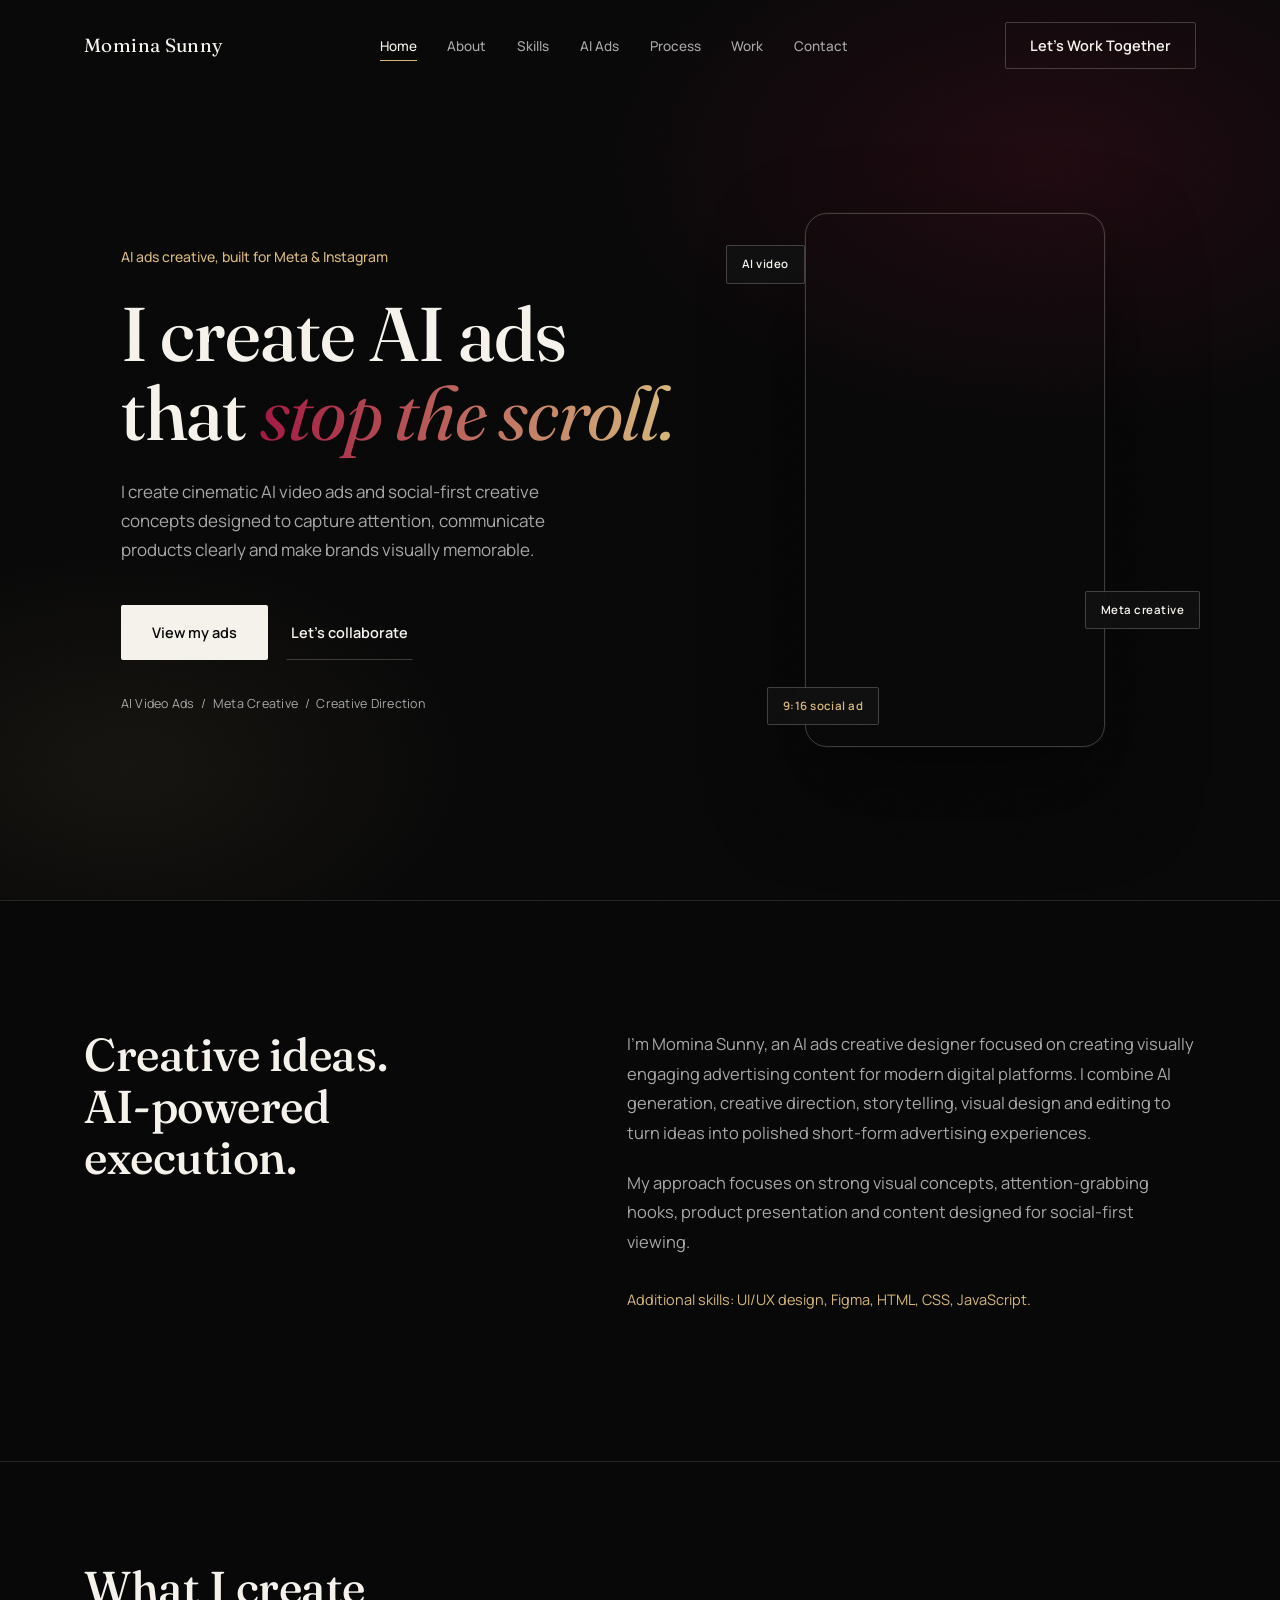
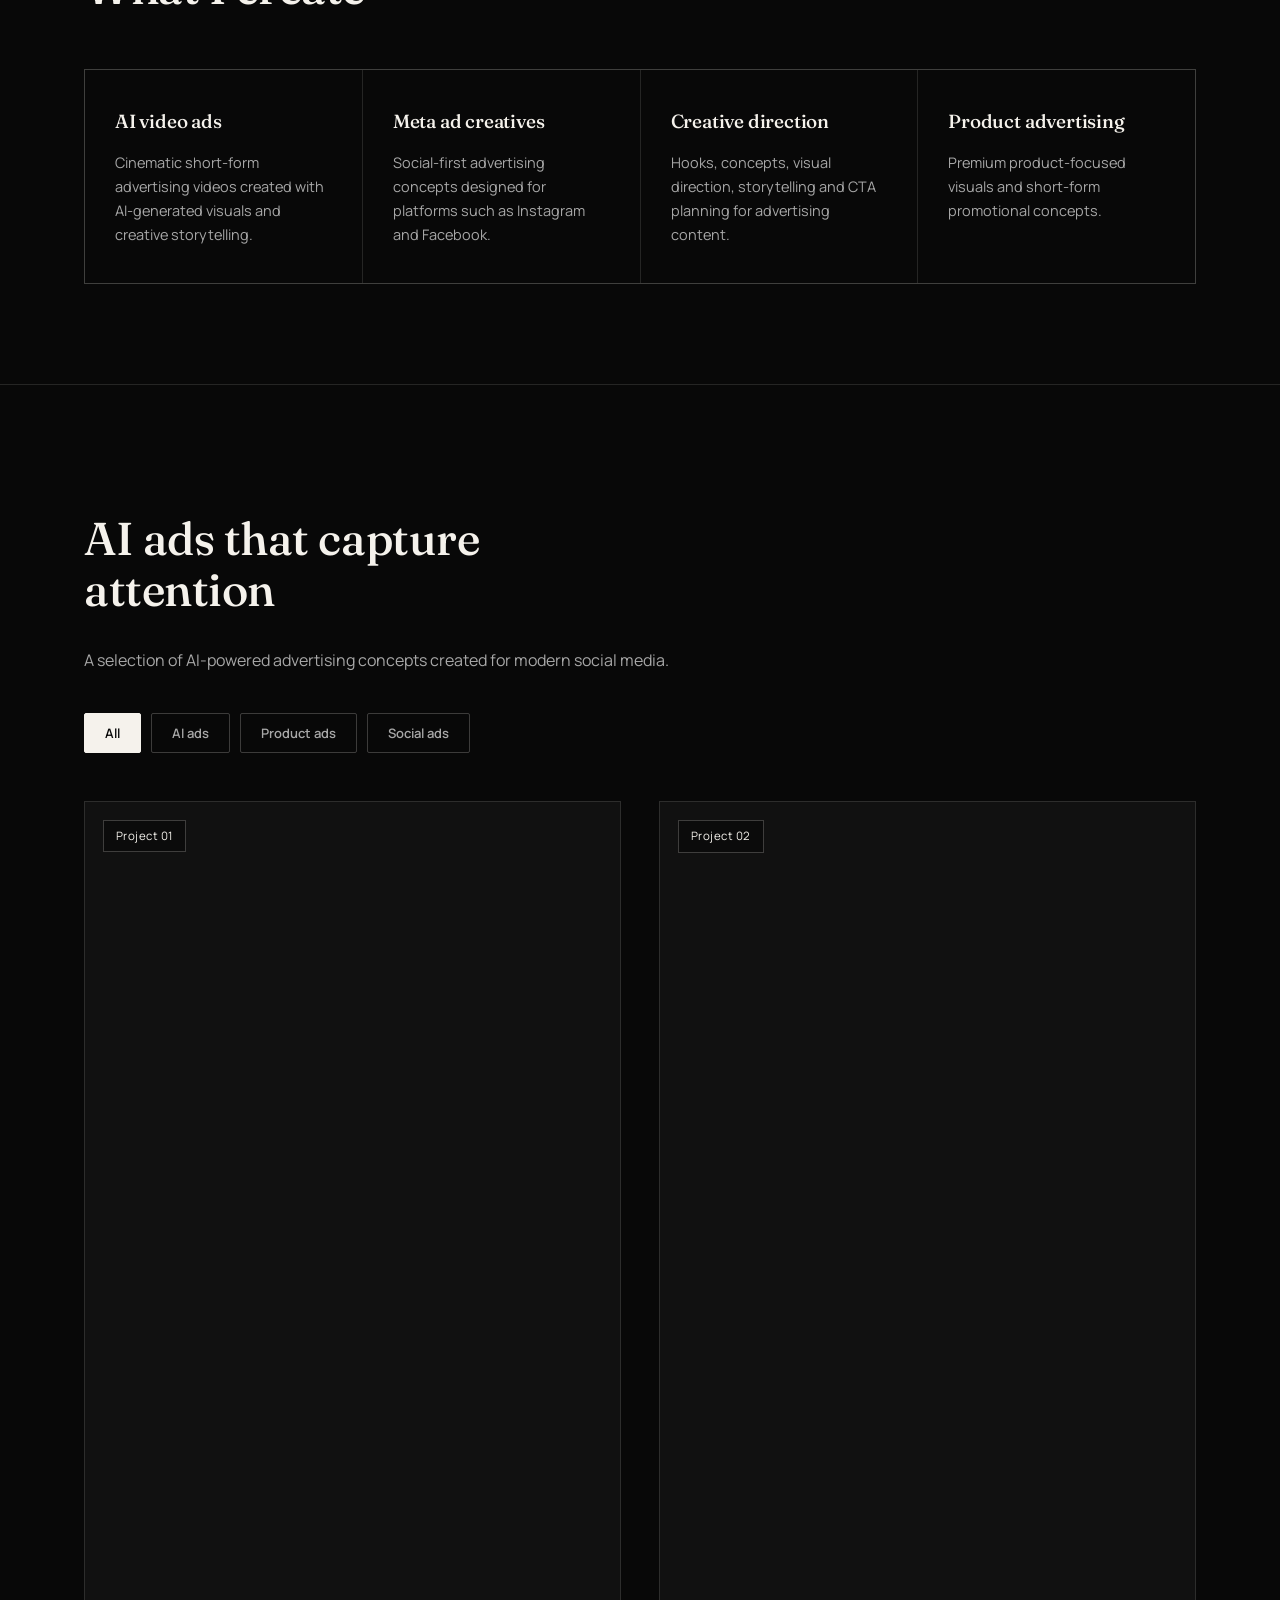
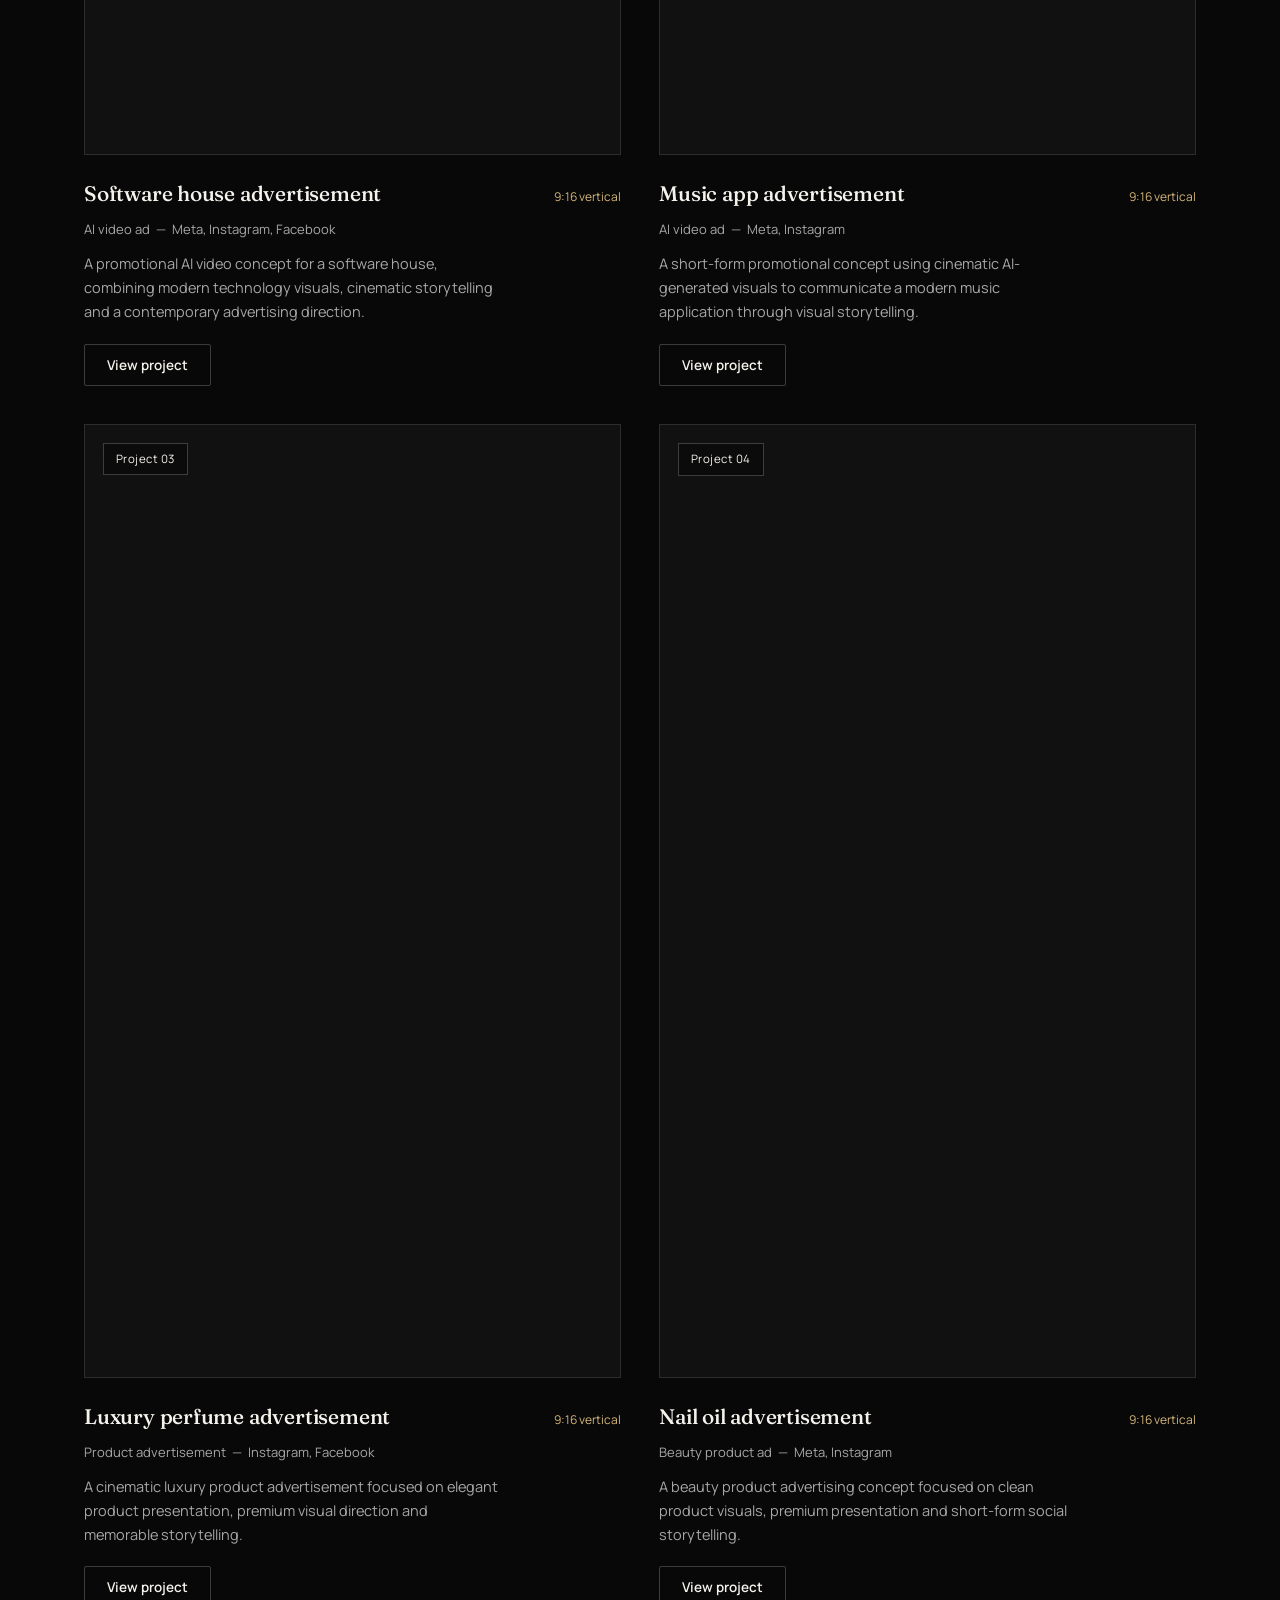
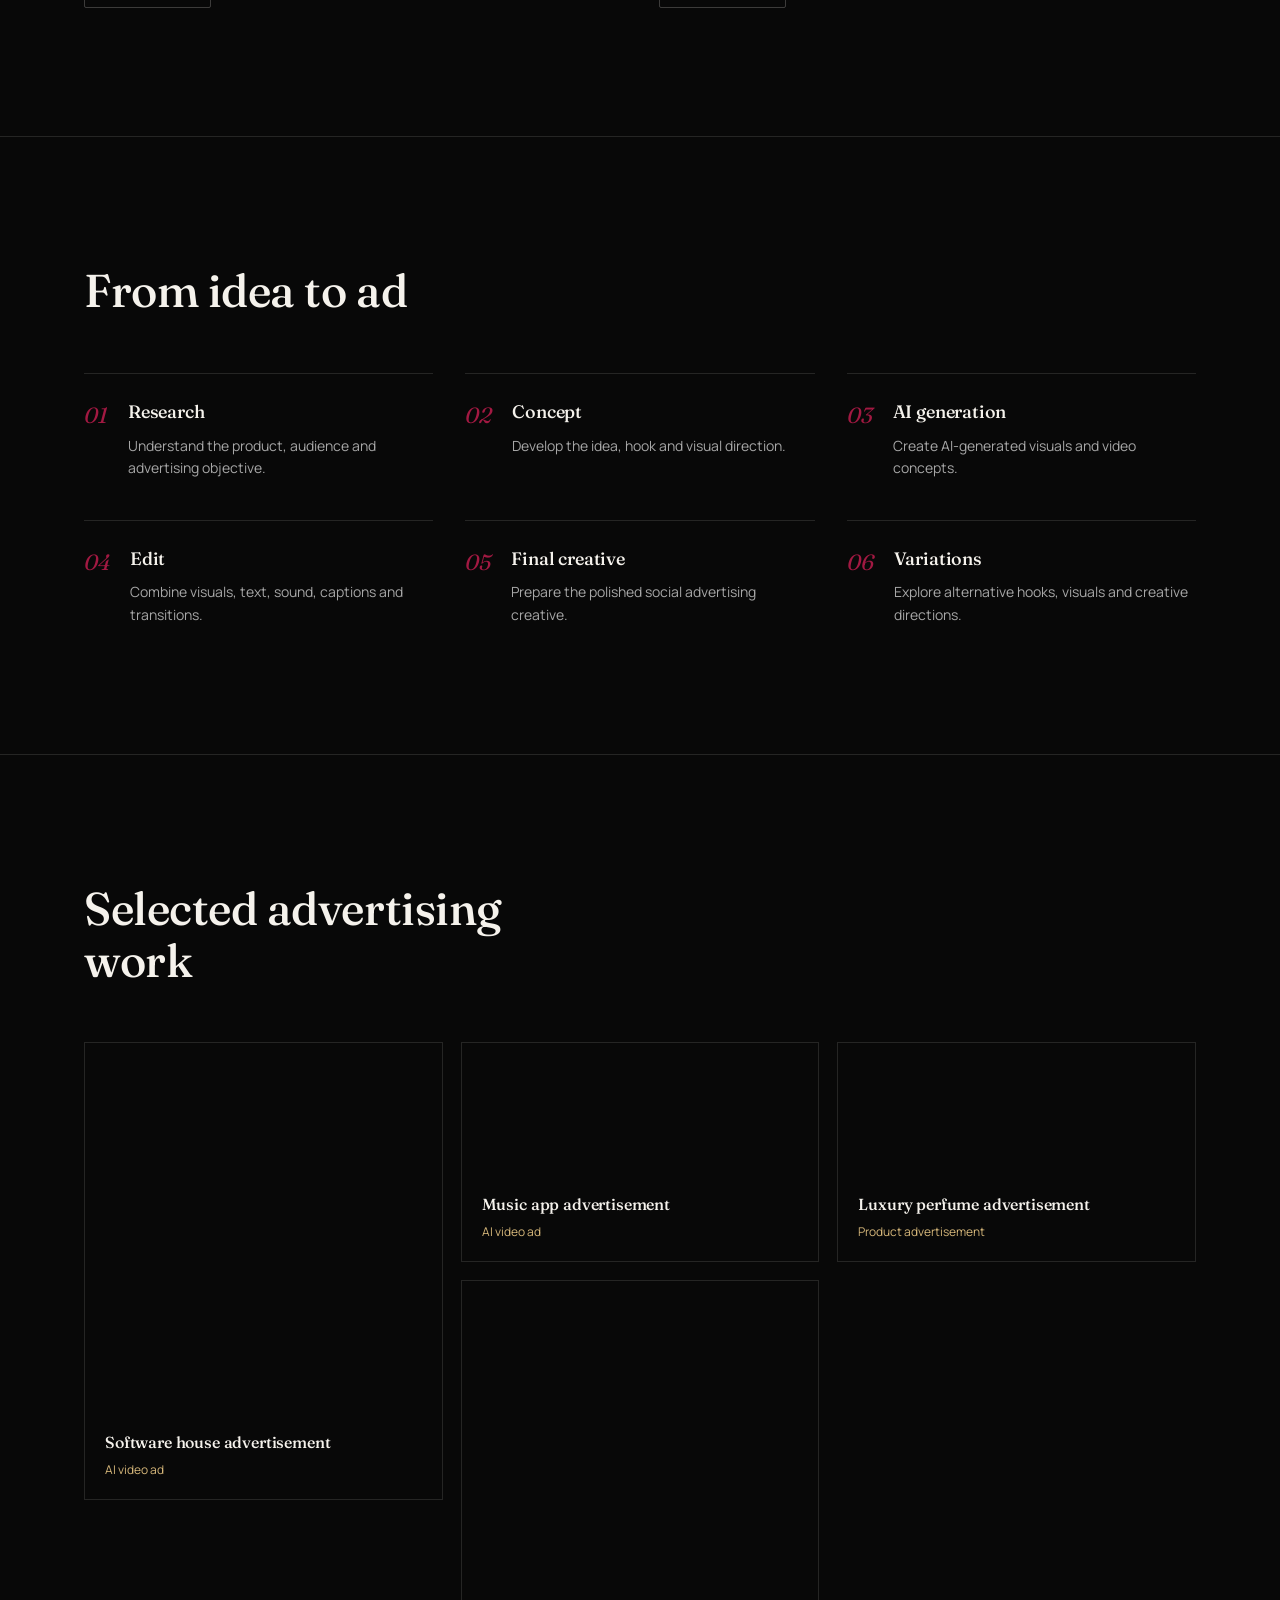
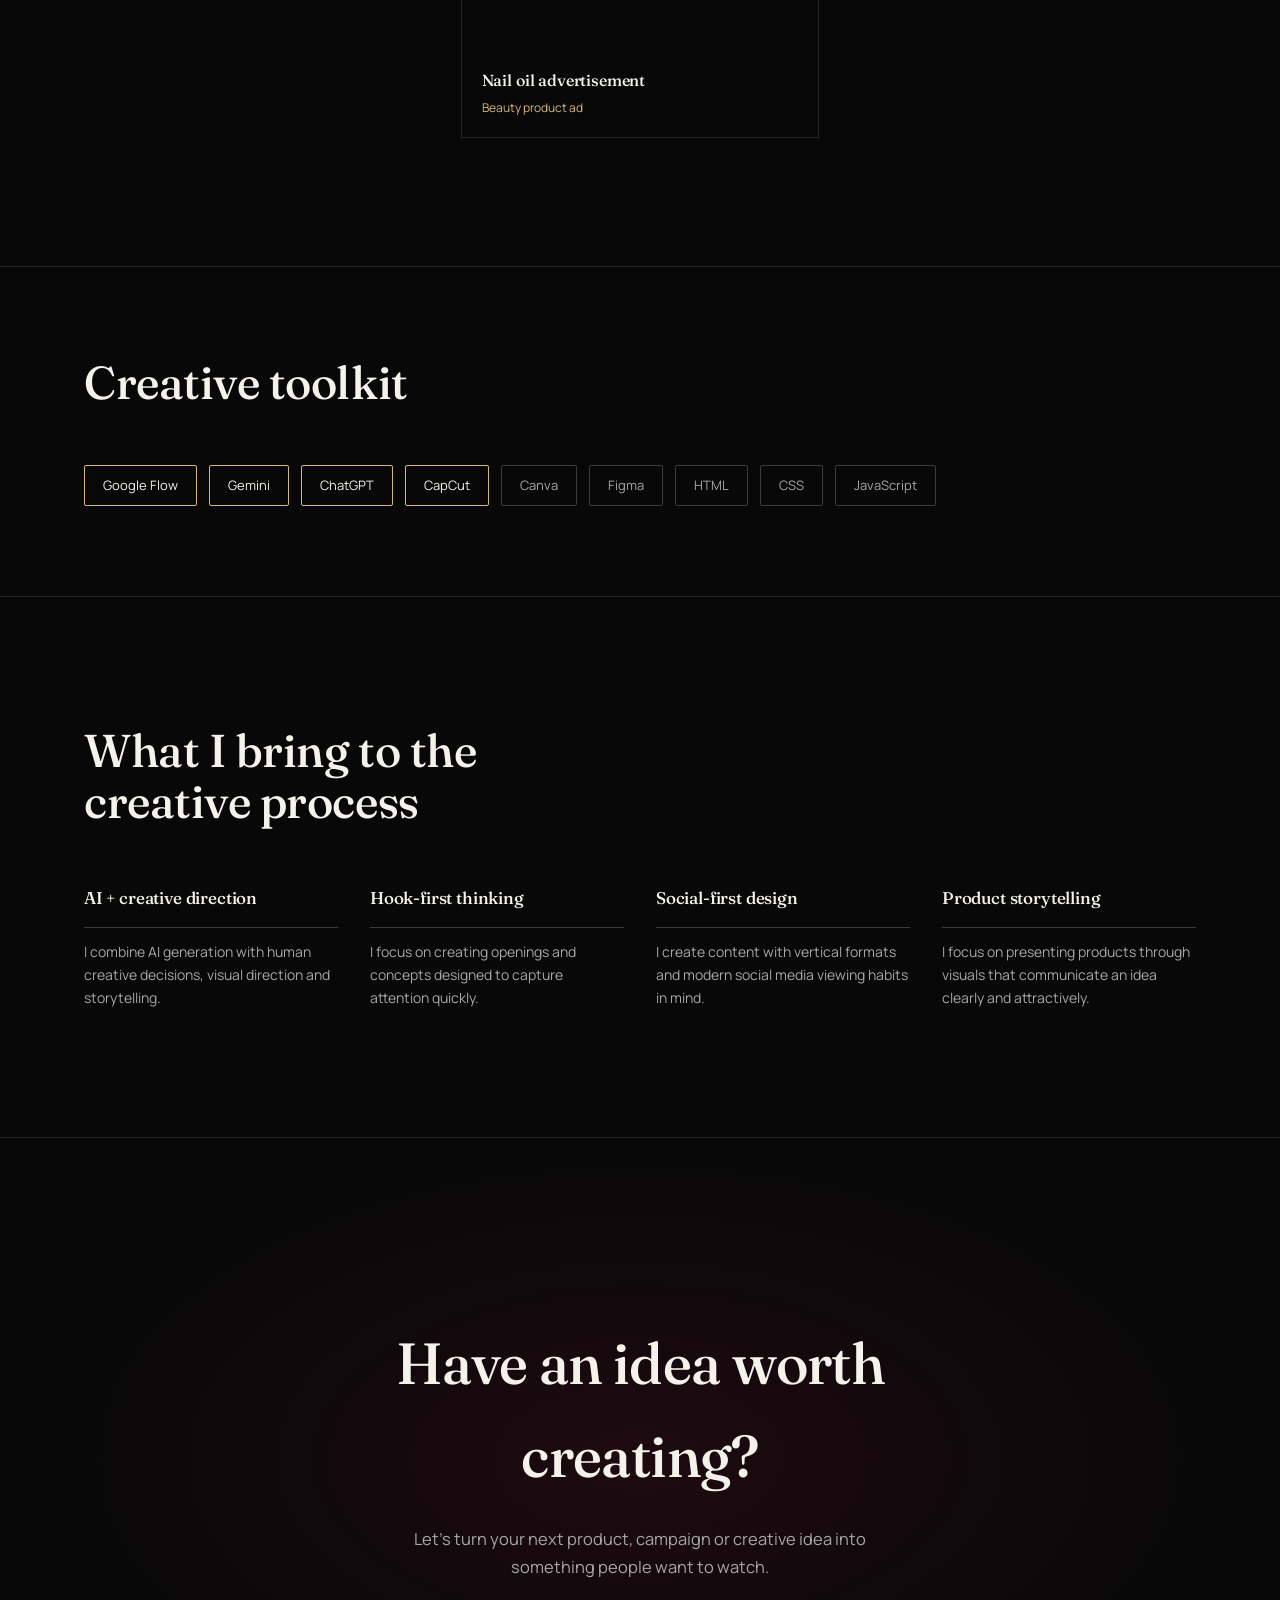
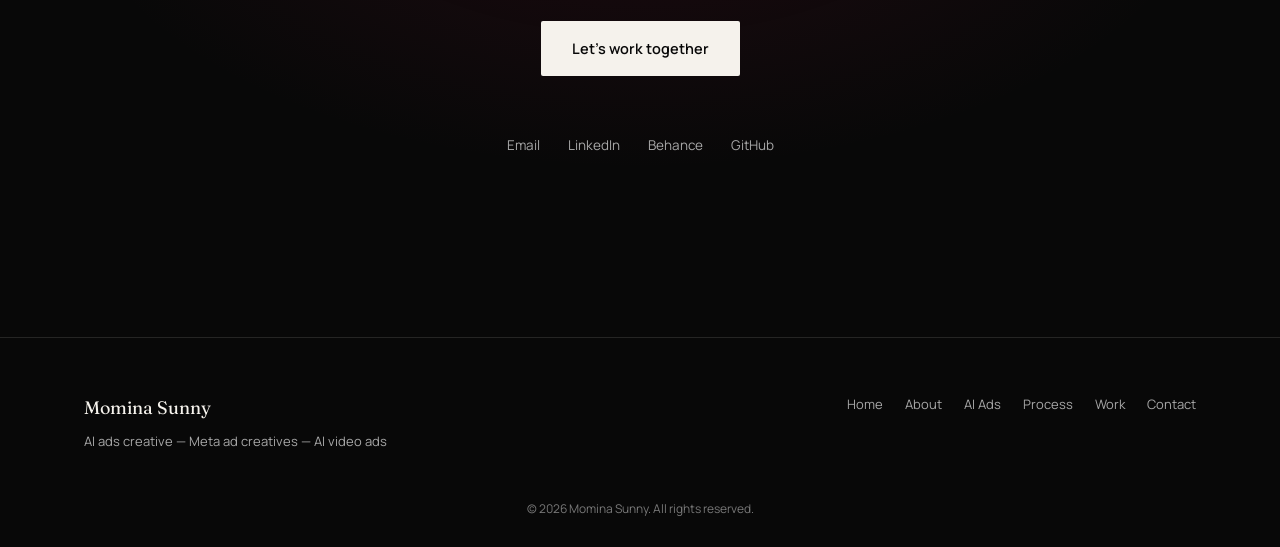
<file: index.html>
<!DOCTYPE html>
<html lang="en">
<head>
<meta charset="UTF-8" />
<meta name="viewport" content="width=device-width, initial-scale=1.0" />
<title>Momina Sunny | AI Ads Creative &amp; Meta Ads Designer</title>
<meta name="description" content="Portfolio of Momina Sunny, an AI Ads Creative Designer specializing in AI video ads, Meta ad creatives, social media advertising concepts and creative direction." />

<meta property="og:title" content="Momina Sunny | AI Ads Creative &amp; Meta Ads Designer" />
<meta property="og:description" content="AI video ads, Meta ad creatives and social-first advertising concepts." />
<meta property="og:type" content="website" />

<link rel="preconnect" href="https://fonts.googleapis.com">
<link rel="preconnect" href="https://fonts.gstatic.com" crossorigin>
<link href="https://fonts.googleapis.com/css2?family=Fraunces:ital,opsz,wght@0,9..144,300;0,9..144,400;0,9..144,500;0,9..144,600;1,9..144,400&family=Manrope:wght@300;400;500;600;700&display=swap" rel="stylesheet">

<link rel="stylesheet" href="style.css" />
</head>
<body>

<div class="grain" aria-hidden="true"></div>

<a class="skip-link" href="#main">Skip to content</a>

<header class="site-header" id="siteHeader">
  <div class="header-inner">
    <a href="#home" class="logo">Momina Sunny</a>

    <nav class="main-nav" id="mainNav" aria-label="Primary">
      <ul>
        <li><a href="#home" class="nav-link active-link">Home</a></li>
        <li><a href="#about" class="nav-link">About</a></li>
        <li><a href="#skills" class="nav-link">Skills</a></li>
        <li><a href="#ads" class="nav-link">AI Ads</a></li>
        <li><a href="#process" class="nav-link">Process</a></li>
        <li><a href="#work" class="nav-link">Work</a></li>
        <li><a href="#contact" class="nav-link">Contact</a></li>
      </ul>
    </nav>

    <a href="#contact" class="btn btn-outline nav-cta">Let's Work Together</a>

    <button class="menu-toggle" id="menuToggle" aria-label="Open menu" aria-expanded="false" aria-controls="mobileNav">
      <span></span><span></span><span></span>
    </button>
  </div>
</header>

<nav class="mobile-nav" id="mobileNav" aria-label="Mobile">
  <ul>
    <li><a href="#home" class="mobile-link">Home</a></li>
    <li><a href="#about" class="mobile-link">About</a></li>
    <li><a href="#skills" class="mobile-link">Skills</a></li>
    <li><a href="#ads" class="mobile-link">AI Ads</a></li>
    <li><a href="#process" class="mobile-link">Process</a></li>
    <li><a href="#work" class="mobile-link">Work</a></li>
    <li><a href="#contact" class="mobile-link">Contact</a></li>
  </ul>
  <a href="#contact" class="btn btn-solid mobile-cta">Let's Work Together</a>
</nav>

<main id="main">

  <!-- ============ HERO ============ -->
  <section class="hero" id="home">
    <div class="hero-inner">
      <div class="hero-copy">
        <p class="kicker">AI ads creative, built for Meta &amp; Instagram</p>
        <h1 class="hero-title">
          I create AI ads<br />
          that <span class="hl">stop the scroll.</span>
        </h1>
        <p class="hero-sub">I create cinematic AI video ads and social-first creative concepts designed to capture attention, communicate products clearly and make brands visually memorable.</p>

        <div class="hero-actions">
          <a href="#ads" class="btn btn-solid">View my ads</a>
          <a href="#contact" class="btn btn-ghost">Let's collaborate</a>
        </div>

        <p class="hero-tags">AI Video Ads &nbsp;/&nbsp; Meta Creative &nbsp;/&nbsp; Creative Direction</p>
      </div>

      <div class="hero-visual">
        <div class="phone-frame">
          <video class="phone-video" muted playsinline loop autoplay preload="metadata" poster="">
            <source src="assets/videos/perfume-ad.mp4" type="video/mp4" />
          </video>
        </div>
        <span class="floating-label label-a">AI video</span>
        <span class="floating-label label-b">Meta creative</span>
        <span class="floating-label label-c">9:16 social ad</span>
      </div>
    </div>
  </section>

  <!-- ============ ABOUT ============ -->
  <section class="about" id="about">
    <div class="section-inner about-grid">
      <div class="about-heading-col">
        <h2 class="section-title">Creative ideas.<br />AI-powered execution.</h2>
      </div>
      <div class="about-body-col">
        <p>I'm Momina Sunny, an AI ads creative designer focused on creating visually engaging advertising content for modern digital platforms. I combine AI generation, creative direction, storytelling, visual design and editing to turn ideas into polished short-form advertising experiences.</p>
        <p>My approach focuses on strong visual concepts, attention-grabbing hooks, product presentation and content designed for social-first viewing.</p>
        <p class="about-extra">Additional skills: UI/UX design, Figma, HTML, CSS, JavaScript.</p>
      </div>
    </div>
  </section>

  <!-- ============ CAPABILITIES ============ -->
  <section class="capabilities" id="skills">
    <div class="section-inner">
      <h2 class="section-title">What I create</h2>
      <div class="capability-grid">
        <article class="capability-card">
          <h3>AI video ads</h3>
          <p>Cinematic short-form advertising videos created with AI-generated visuals and creative storytelling.</p>
        </article>
        <article class="capability-card">
          <h3>Meta ad creatives</h3>
          <p>Social-first advertising concepts designed for platforms such as Instagram and Facebook.</p>
        </article>
        <article class="capability-card">
          <h3>Creative direction</h3>
          <p>Hooks, concepts, visual direction, storytelling and CTA planning for advertising content.</p>
        </article>
        <article class="capability-card">
          <h3>Product advertising</h3>
          <p>Premium product-focused visuals and short-form promotional concepts.</p>
        </article>
      </div>
    </div>
  </section>

  <!-- ============ AI ADS SHOWCASE ============ -->
  <section class="showcase" id="ads">
    <div class="section-inner">
      <div class="showcase-head">
        <h2 class="section-title">AI ads that capture attention</h2>
        <p class="showcase-sub">A selection of AI-powered advertising concepts created for modern social media.</p>
      </div>

      <div class="filter-bar" role="tablist" aria-label="Filter projects">
        <button class="filter-btn is-active" data-filter="all" role="tab" aria-selected="true">All</button>
        <button class="filter-btn" data-filter="ai-ads" role="tab" aria-selected="false">AI ads</button>
        <button class="filter-btn" data-filter="product-ads" role="tab" aria-selected="false">Product ads</button>
        <button class="filter-btn" data-filter="social-ads" role="tab" aria-selected="false">Social ads</button>
      </div>

      <div class="project-grid" id="projectGrid">

        <!-- PROJECT 01 -->
        <article class="project-card" data-category="ai-ads social-ads" data-project="software-house">
          <div class="project-media">
            <video class="project-video" muted playsinline loop preload="metadata">
              <source src="assets/videos/software-house.mp4" type="video/mp4" />
            </video>
            <span class="project-index">Project 01</span>
          </div>
          <div class="project-info">
            <div class="project-info-top">
              <h3>Software house advertisement</h3>
              <span class="project-format">9:16 vertical</span>
            </div>
            <p class="project-meta">AI video ad &nbsp;—&nbsp; Meta, Instagram, Facebook</p>
            <p class="project-desc">A promotional AI video concept for a software house, combining modern technology visuals, cinematic storytelling and a contemporary advertising direction.</p>
            <button class="btn btn-line view-project-btn" data-project="software-house">View project</button>
          </div>
        </article>

        <!-- PROJECT 02 -->
        <article class="project-card" data-category="ai-ads social-ads" data-project="music-app">
          <div class="project-media">
            <video class="project-video" muted playsinline loop preload="metadata">
              <source src="assets/videos/music-app-ad.mp4" type="video/mp4" />
            </video>
            <span class="project-index">Project 02</span>
          </div>
          <div class="project-info">
            <div class="project-info-top">
              <h3>Music app advertisement</h3>
              <span class="project-format">9:16 vertical</span>
            </div>
            <p class="project-meta">AI video ad &nbsp;—&nbsp; Meta, Instagram</p>
            <p class="project-desc">A short-form promotional concept using cinematic AI-generated visuals to communicate a modern music application through visual storytelling.</p>
            <button class="btn btn-line view-project-btn" data-project="music-app">View project</button>
          </div>
        </article>

        <!-- PROJECT 03 -->
        <article class="project-card" data-category="product-ads" data-project="perfume">
          <div class="project-media">
            <video class="project-video" muted playsinline loop preload="metadata">
              <source src="assets/videos/perfume-ad.mp4" type="video/mp4" />
            </video>
            <span class="project-index">Project 03</span>
          </div>
          <div class="project-info">
            <div class="project-info-top">
              <h3>Luxury perfume advertisement</h3>
              <span class="project-format">9:16 vertical</span>
            </div>
            <p class="project-meta">Product advertisement &nbsp;—&nbsp; Instagram, Facebook</p>
            <p class="project-desc">A cinematic luxury product advertisement focused on elegant product presentation, premium visual direction and memorable storytelling.</p>
            <button class="btn btn-line view-project-btn" data-project="perfume">View project</button>
          </div>
        </article>

        <!-- PROJECT 04 -->
        <article class="project-card" data-category="product-ads social-ads" data-project="nail-oil">
          <div class="project-media">
            <video class="project-video" muted playsinline loop preload="metadata">
              <source src="assets/videos/nail-oil-ad.mp4" type="video/mp4" />
            </video>
            <span class="project-index">Project 04</span>
          </div>
          <div class="project-info">
            <div class="project-info-top">
              <h3>Nail oil advertisement</h3>
              <span class="project-format">9:16 vertical</span>
            </div>
            <p class="project-meta">Beauty product ad &nbsp;—&nbsp; Meta, Instagram</p>
            <p class="project-desc">A beauty product advertising concept focused on clean product visuals, premium presentation and short-form social storytelling.</p>
            <button class="btn btn-line view-project-btn" data-project="nail-oil">View project</button>
          </div>
        </article>

      </div>
    </div>
  </section>

  <!-- ============ PROCESS ============ -->
  <section class="process" id="process">
    <div class="section-inner">
      <h2 class="section-title">From idea to ad</h2>

      <ol class="process-list">
        <li class="process-step">
          <span class="process-num">01</span>
          <div>
            <h3>Research</h3>
            <p>Understand the product, audience and advertising objective.</p>
          </div>
        </li>
        <li class="process-step">
          <span class="process-num">02</span>
          <div>
            <h3>Concept</h3>
            <p>Develop the idea, hook and visual direction.</p>
          </div>
        </li>
        <li class="process-step">
          <span class="process-num">03</span>
          <div>
            <h3>AI generation</h3>
            <p>Create AI-generated visuals and video concepts.</p>
          </div>
        </li>
        <li class="process-step">
          <span class="process-num">04</span>
          <div>
            <h3>Edit</h3>
            <p>Combine visuals, text, sound, captions and transitions.</p>
          </div>
        </li>
        <li class="process-step">
          <span class="process-num">05</span>
          <div>
            <h3>Final creative</h3>
            <p>Prepare the polished social advertising creative.</p>
          </div>
        </li>
        <li class="process-step">
          <span class="process-num">06</span>
          <div>
            <h3>Variations</h3>
            <p>Explore alternative hooks, visuals and creative directions.</p>
          </div>
        </li>
      </ol>
    </div>
  </section>

  <!-- ============ FEATURED WORK ============ -->
  <section class="featured" id="work">
    <div class="section-inner">
      <h2 class="section-title">Selected advertising work</h2>

      <div class="featured-grid">
        <div class="featured-item featured-large">
          <video muted playsinline loop preload="metadata"><source src="assets/videos/software-house.mp4" type="video/mp4" /></video>
          <div class="featured-caption"><h3>Software house advertisement</h3><p>AI video ad</p></div>
        </div>
        <div class="featured-item">
          <video muted playsinline loop preload="metadata"><source src="assets/videos/music-app-ad.mp4" type="video/mp4" /></video>
          <div class="featured-caption"><h3>Music app advertisement</h3><p>AI video ad</p></div>
        </div>
        <div class="featured-item">
          <video muted playsinline loop preload="metadata"><source src="assets/videos/perfume-ad.mp4" type="video/mp4" /></video>
          <div class="featured-caption"><h3>Luxury perfume advertisement</h3><p>Product advertisement</p></div>
        </div>
        <div class="featured-item featured-large">
          <video muted playsinline loop preload="metadata"><source src="assets/videos/nail-oil-ad.mp4" type="video/mp4" /></video>
          <div class="featured-caption"><h3>Nail oil advertisement</h3><p>Beauty product ad</p></div>
        </div>
      </div>
    </div>
  </section>

  <!-- ============ TOOLS ============ -->
  <section class="tools" id="toolkit">
    <div class="section-inner">
      <h2 class="section-title">Creative toolkit</h2>
      <ul class="tool-badges">
        <li class="tool-badge tool-primary">Google Flow</li>
        <li class="tool-badge tool-primary">Gemini</li>
        <li class="tool-badge tool-primary">ChatGPT</li>
        <li class="tool-badge tool-primary">CapCut</li>
        <li class="tool-badge">Canva</li>
        <li class="tool-badge">Figma</li>
        <li class="tool-badge">HTML</li>
        <li class="tool-badge">CSS</li>
        <li class="tool-badge">JavaScript</li>
      </ul>
    </div>
  </section>

  <!-- ============ APPROACH ============ -->
  <section class="approach">
    <div class="section-inner">
      <h2 class="section-title">What I bring to the creative process</h2>
      <div class="approach-grid">
        <article class="approach-card">
          <h3>AI + creative direction</h3>
          <p>I combine AI generation with human creative decisions, visual direction and storytelling.</p>
        </article>
        <article class="approach-card">
          <h3>Hook-first thinking</h3>
          <p>I focus on creating openings and concepts designed to capture attention quickly.</p>
        </article>
        <article class="approach-card">
          <h3>Social-first design</h3>
          <p>I create content with vertical formats and modern social media viewing habits in mind.</p>
        </article>
        <article class="approach-card">
          <h3>Product storytelling</h3>
          <p>I focus on presenting products through visuals that communicate an idea clearly and attractively.</p>
        </article>
      </div>
    </div>
  </section>

  <!-- ============ CONTACT ============ -->
  <section class="contact" id="contact">
    <div class="section-inner contact-inner">
      <h2 class="contact-title">Have an idea worth creating?</h2>
      <p class="contact-sub">Let's turn your next product, campaign or creative idea into something people want to watch.</p>
      <a href="mailto:hello@example.com" class="btn btn-solid contact-cta">Let's work together</a>

      <ul class="contact-links">
        <li><a href="mailto:mominasunny09@example.com">Email</a></li>
        <li><a href="https://www.linkedin.com/in/momina-sunny-133303276" target="_blank" rel="noopener">LinkedIn</a></li>
        <li><a href="https://www.behance.net/mominasunny" target="_blank" rel="noopener">Behance</a></li>
        <li><a href="https://github.com/MominaSunny/Momina-Sunny-Portfolio" target="_blank" rel="noopener">GitHub</a></li>
        
      </ul>
    </div>
  </section>

</main>

<footer class="site-footer">
  <div class="section-inner footer-inner">
    <div class="footer-brand">
      <p class="footer-logo">Momina Sunny</p>
      <p class="footer-desc">AI ads creative — Meta ad creatives — AI video ads</p>
    </div>
    <nav class="footer-nav" aria-label="Footer">
      <a href="#home">Home</a>
      <a href="#about">About</a>
      <a href="#ads">AI Ads</a>
      <a href="#process">Process</a>
      <a href="#work">Work</a>
      <a href="#contact">Contact</a>
    </nav>
  </div>
  <p class="footer-copy">© 2026 Momina Sunny. All rights reserved.</p>
</footer>

<!-- ============ PROJECT MODAL ============ -->
<div class="modal-overlay" id="modalOverlay">
  <div class="modal" role="dialog" aria-modal="true" aria-labelledby="modalTitle" id="modal">
    <button class="modal-close" id="modalClose" aria-label="Close project details">×</button>
    <div class="modal-grid">
      <div class="modal-video-col">
        <video class="modal-video" id="modalVideo" controls playsinline preload="metadata"></video>
      </div>
      <div class="modal-info-col">
        <span class="modal-eyebrow" id="modalCategory"></span>
        <h3 class="modal-title" id="modalTitle"></h3>

        <dl class="modal-details">
          <div><dt>Objective</dt><dd id="modalObjective"></dd></div>
          <div><dt>Creative concept</dt><dd id="modalConcept"></dd></div>
          <div><dt>Target audience</dt><dd id="modalAudience"></dd></div>
          <div><dt>Hook</dt><dd id="modalHook"></dd></div>
          <div><dt>Visual direction</dt><dd id="modalVisual"></dd></div>
          <div><dt>CTA</dt><dd id="modalCta"></dd></div>
          <div><dt>Tools used</dt><dd id="modalTools"></dd></div>
        </dl>
      </div>
    </div>
  </div>
</div>

<script src="script.js"></script>
</body>
</html>
</file>
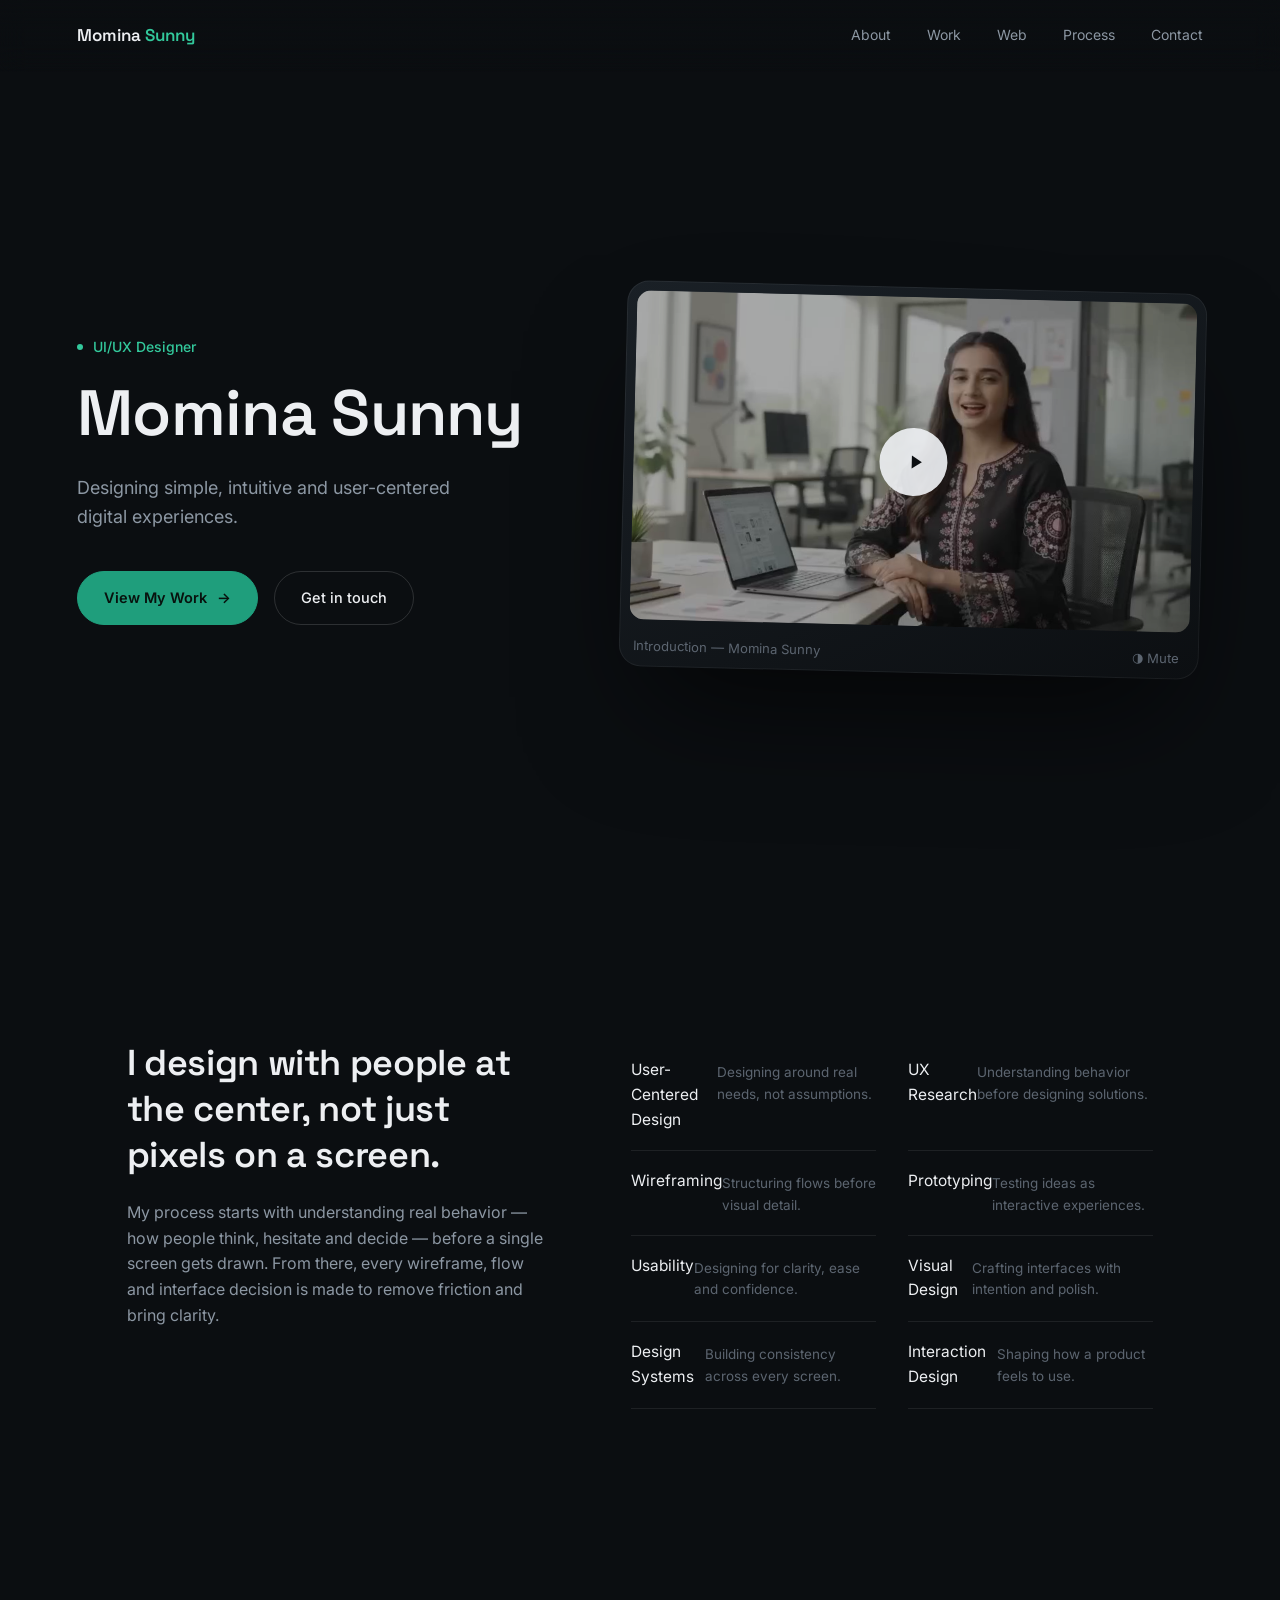
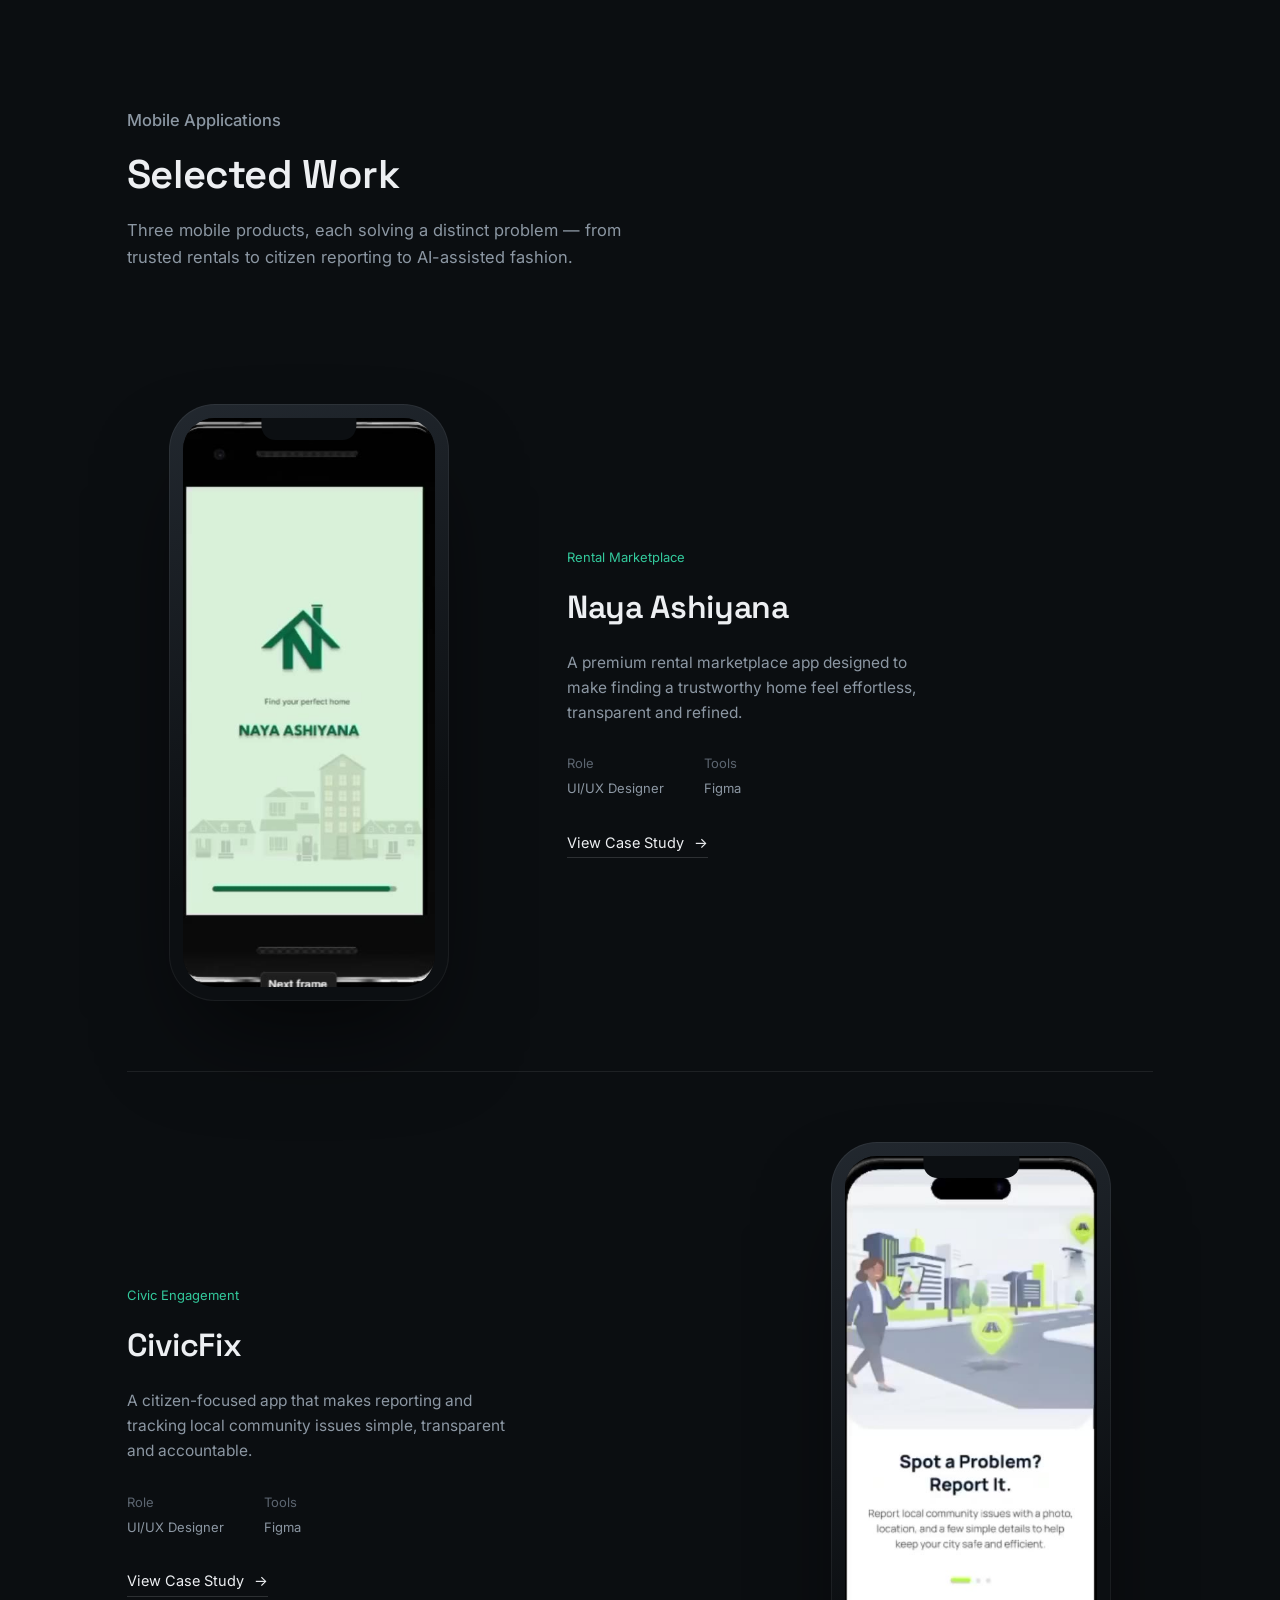
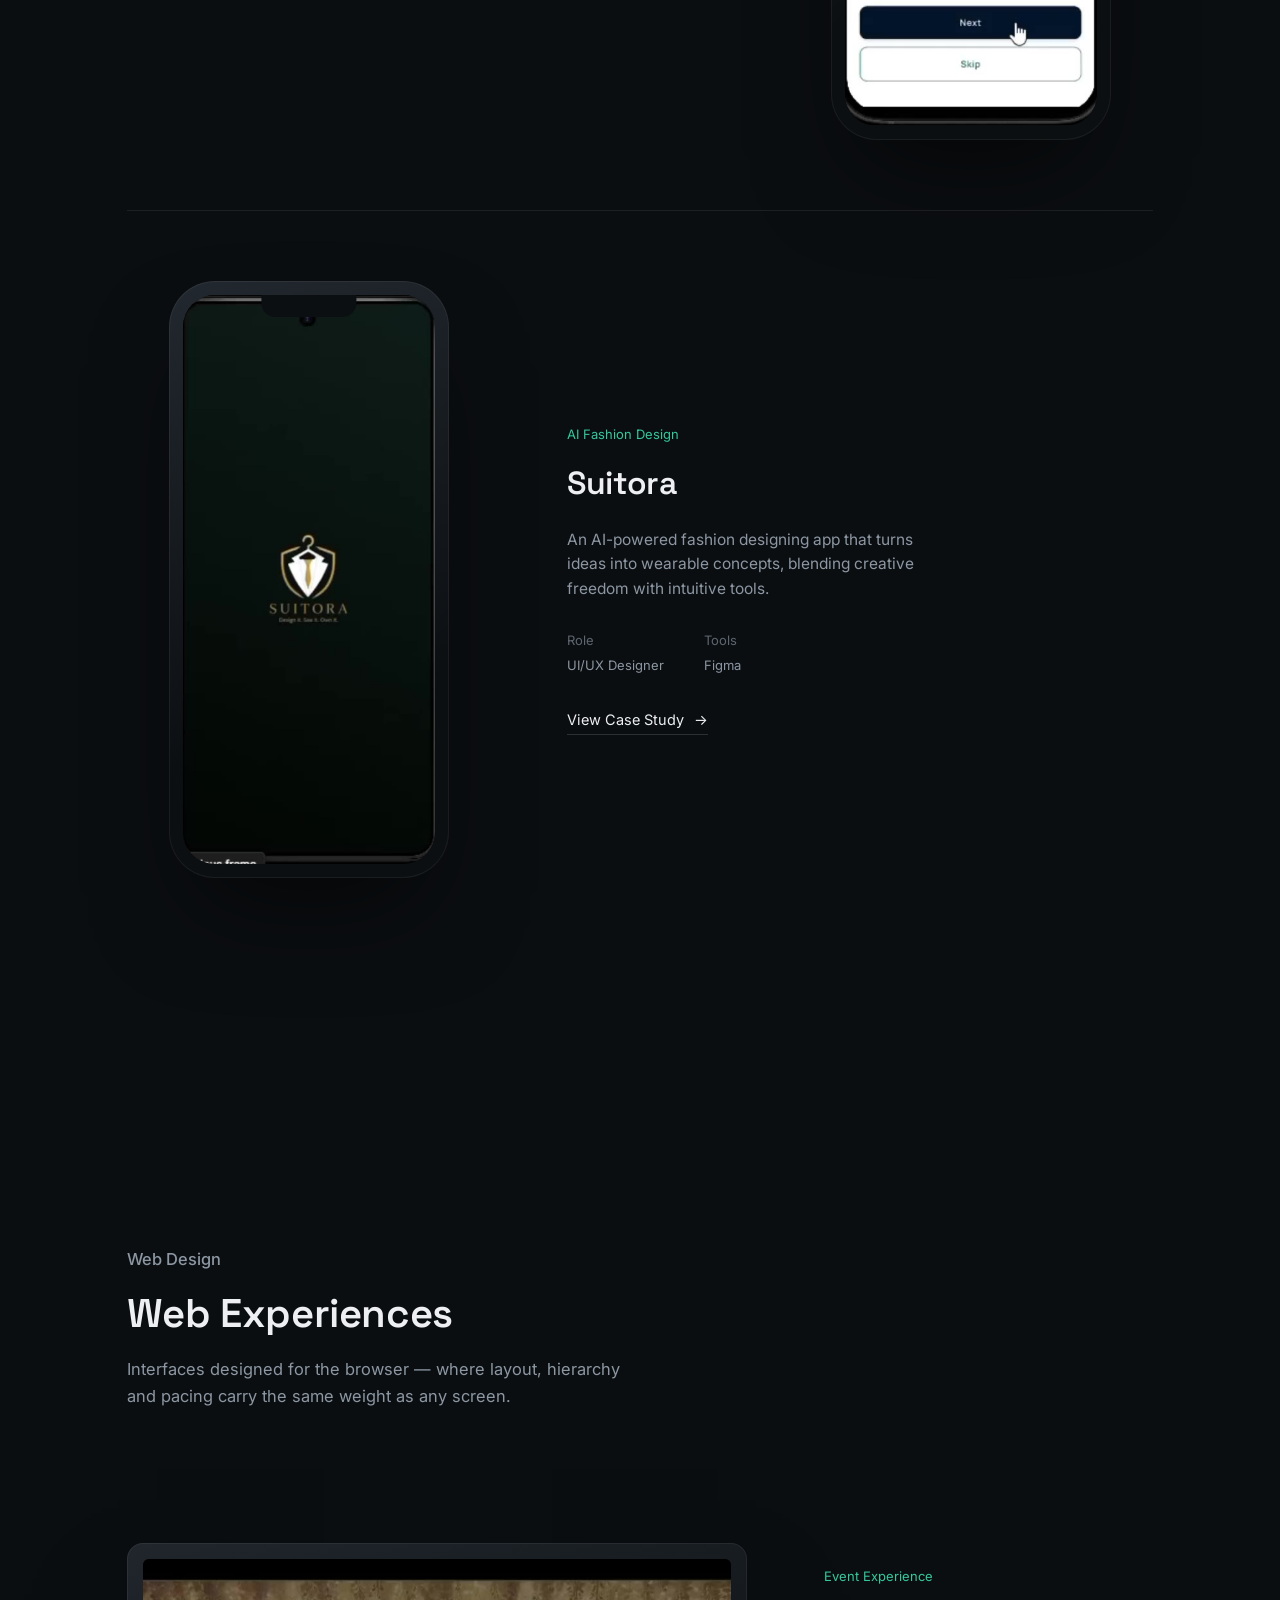
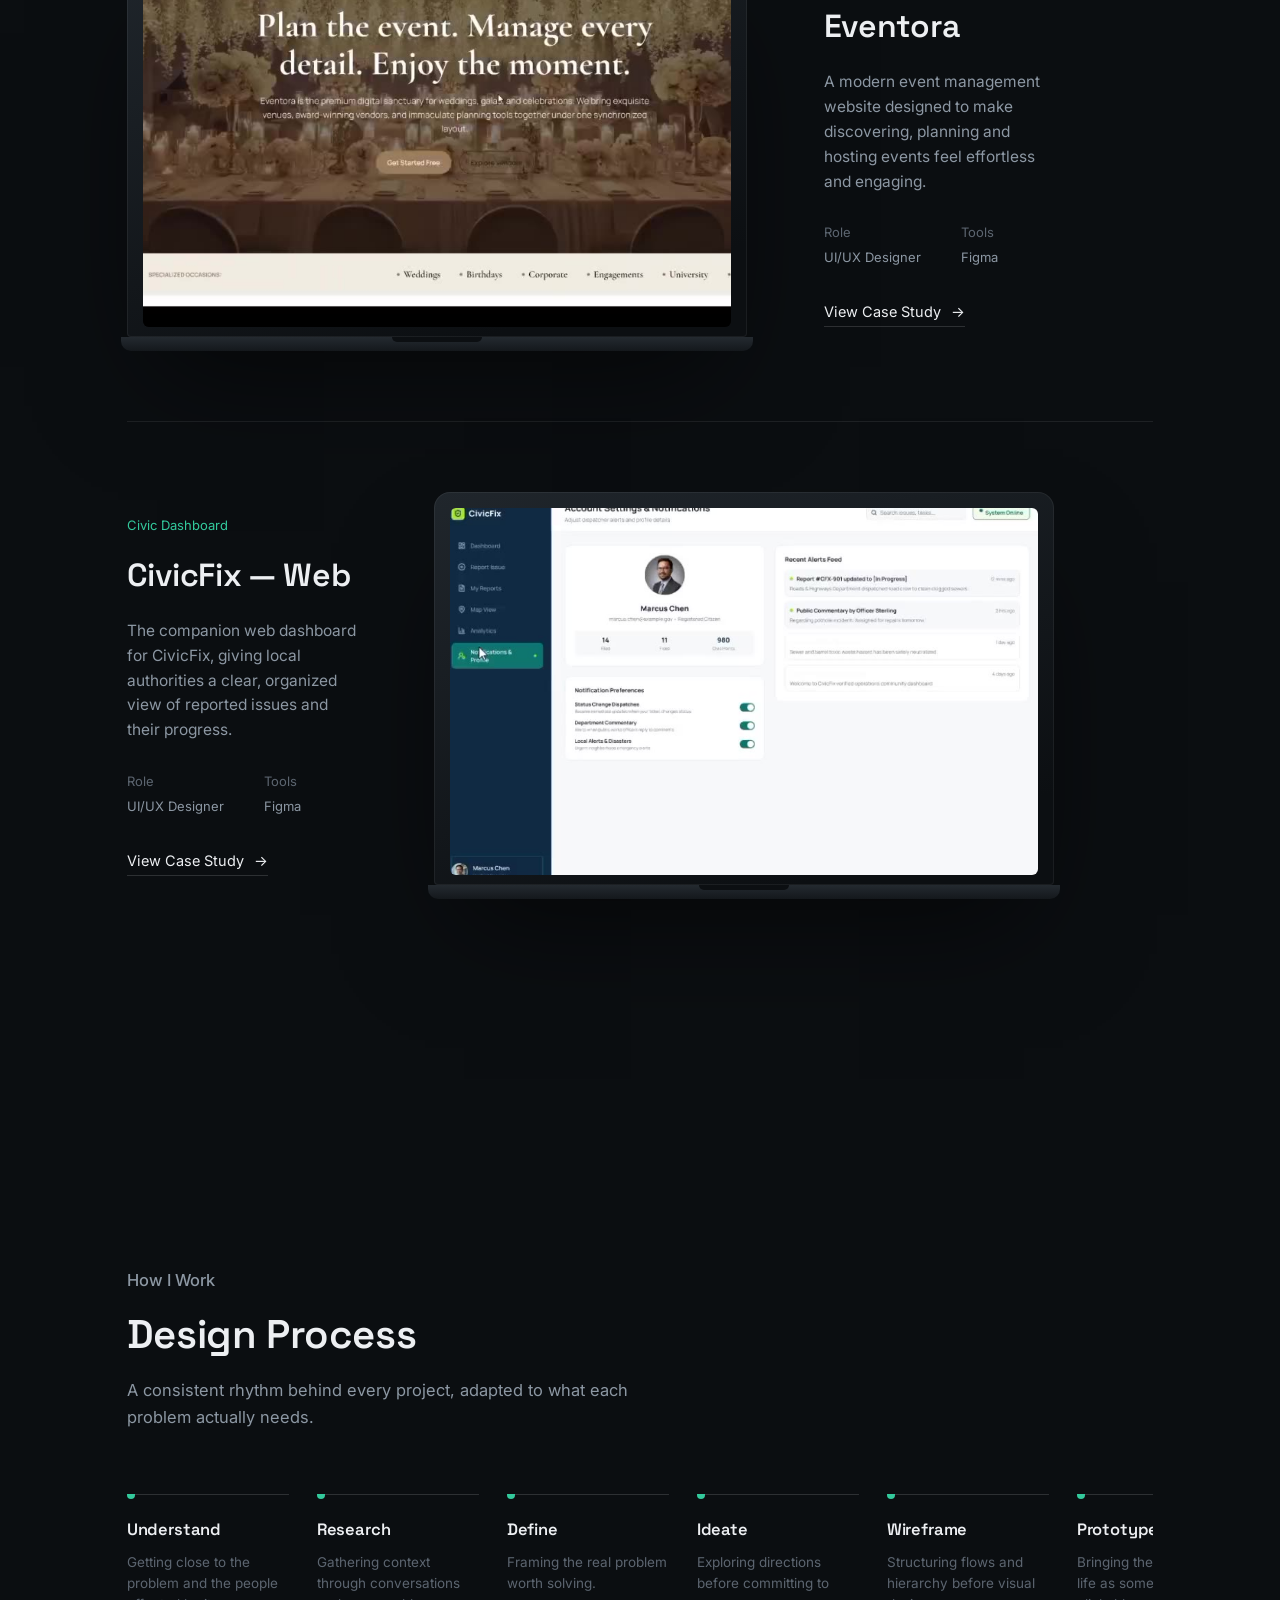
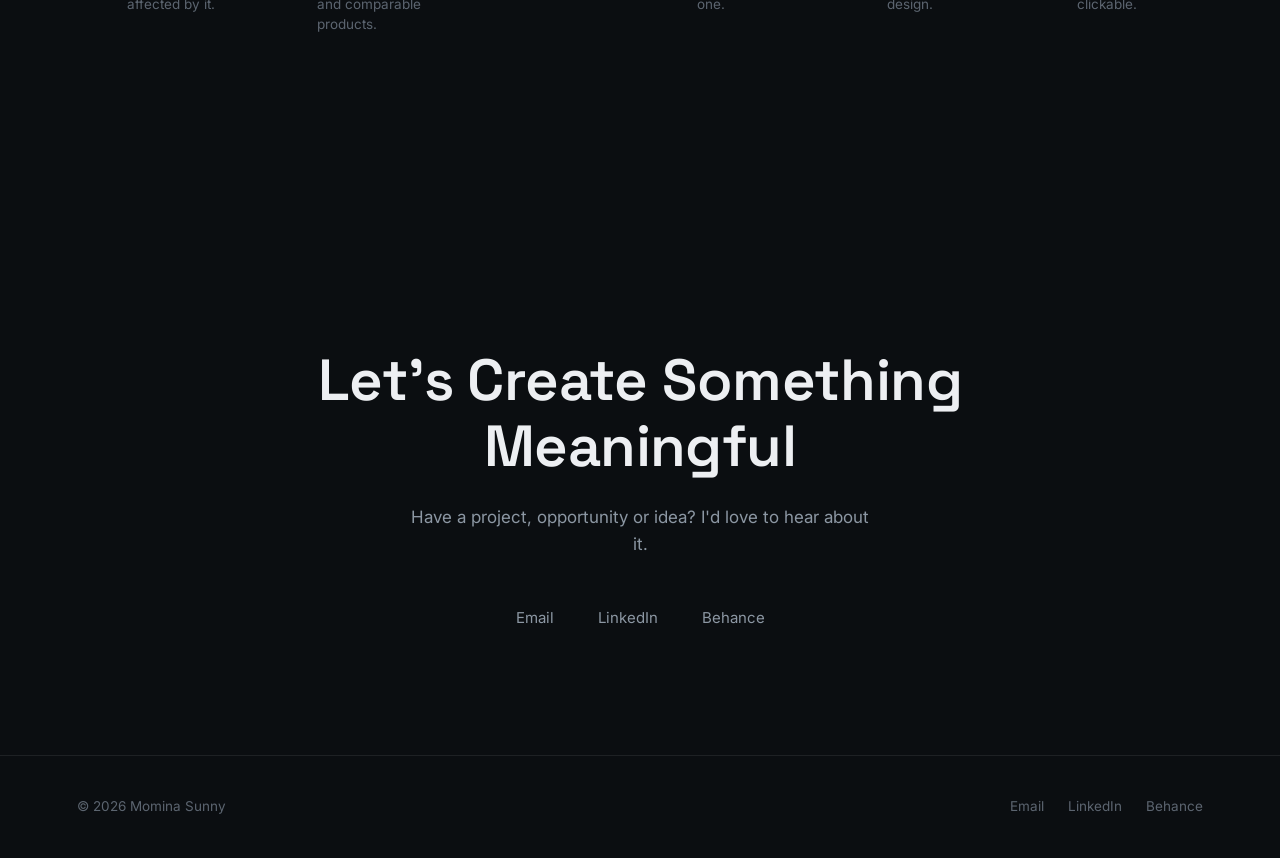
<file: momina-sunny-portfolio (2)/momina-sunny-portfolio/index.html>
<!DOCTYPE html>
<html lang="en">
<head>
<meta charset="UTF-8">
<meta name="viewport" content="width=device-width, initial-scale=1.0">
<title>Momina Sunny — UI/UX Designer</title>
<meta name="description" content="Momina Sunny is a UI/UX Designer crafting simple, intuitive and user-centered digital experiences.">
<link rel="stylesheet" href="assets/style.css">
<link rel="stylesheet" href="assets/index.css">
</head>
<body>

<nav class="nav">
  <a href="#top" class="nav-logo">Momina <span>Sunny</span></a>
  <div class="nav-links">
    <a href="#about">About</a>
    <a href="#work">Work</a>
    <a href="#web">Web</a>
    <a href="#process">Process</a>
    <a href="#contact">Contact</a>
  </div>
  <button class="nav-toggle" aria-label="Toggle menu">
    <svg width="22" height="22" viewBox="0 0 24 24" fill="none" stroke="currentColor" stroke-width="1.6"><line x1="3" y1="6" x2="21" y2="6"/><line x1="3" y1="12" x2="21" y2="12"/><line x1="3" y1="18" x2="21" y2="18"/></svg>
  </button>
</nav>

<!-- ================= HERO ================= -->
<header class="hero" id="top">
  <div class="hero-grid">
    <div class="hero-copy">
      <p class="role"><span class="eyebrow-dot"></span>UI/UX Designer</p>
      <h1>Momina Sunny</h1>
      <p class="tagline">Designing simple, intuitive and user-centered digital experiences.</p>
      <div class="hero-cta">
        <a href="#work" class="btn btn-solid">View My Work <span class="btn-arrow">→</span></a>
        <a href="#contact" class="btn">Get in touch</a>
      </div>
    </div>

    <div class="hero-video-frame">
      <div class="hero-video-inner">
        <video src="assets/videos/intro_vedio.mp4" poster="assets/posters/intro_vedio.jpg" playsinline muted></video>
        <button class="hero-play" aria-label="Play introduction">
          <span class="play-circle">
            <svg viewBox="0 0 24 24" fill="#0B0E11"><path d="M8 5v14l11-7z"/></svg>
          </span>
        </button>
      </div>
      <div class="hero-video-caption">
        <span>Introduction — Momina Sunny</span>
        <button class="mute-toggle">◑  Mute</button>
      </div>
    </div>
  </div>
</header>

<!-- ================= ABOUT ================= -->
<section class="section-pad" id="about">
  <div class="container about-grid">
    <div class="about-lead reveal">
      <h2>I design with people at the center, not just pixels on a screen.</h2>
      <p>My process starts with understanding real behavior — how people think, hesitate and decide — before a single screen gets drawn. From there, every wireframe, flow and interface decision is made to remove friction and bring clarity.</p>
    </div>
    <div class="capabilities reveal">
      <div class="capability"><span>User-Centered Design</span><p>Designing around real needs, not assumptions.</p></div>
      <div class="capability"><span>UX Research</span><p>Understanding behavior before designing solutions.</p></div>
      <div class="capability"><span>Wireframing</span><p>Structuring flows before visual detail.</p></div>
      <div class="capability"><span>Prototyping</span><p>Testing ideas as interactive experiences.</p></div>
      <div class="capability"><span>Usability</span><p>Designing for clarity, ease and confidence.</p></div>
      <div class="capability"><span>Visual Design</span><p>Crafting interfaces with intention and polish.</p></div>
      <div class="capability"><span>Design Systems</span><p>Building consistency across every screen.</p></div>
      <div class="capability"><span>Interaction Design</span><p>Shaping how a product feels to use.</p></div>
    </div>
  </div>
</section>

<!-- ================= SELECTED WORK ================= -->
<section class="section-pad" id="work">
  <div class="container">
    <div class="section-head reveal">
      <p class="kicker">Mobile Applications</p>
      <h2>Selected Work</h2>
      <p>Three mobile products, each solving a distinct problem — from trusted rentals to citizen reporting to AI-assisted fashion.</p>
    </div>

    <!-- Naya Ashiyana -->
    <div class="work-row reveal">
      <div class="work-visual">
        <div class="phone-mockup">
          <div class="phone-screen">
            <video src="assets/videos/naya_ashiyana_app.mp4" poster="assets/posters/naya_ashiyana_app.jpg" data-autoplay muted loop playsinline></video>
          </div>
        </div>
      </div>
      <div class="work-info">
        <span class="work-tag">Rental Marketplace</span>
        <h3>Naya Ashiyana</h3>
        <p class="work-desc">A premium rental marketplace app designed to make finding a trustworthy home feel effortless, transparent and refined.</p>
        <div class="work-meta">
          <div><div class="meta-label">Role</div><div class="meta-value">UI/UX Designer</div></div>
          <div><div class="meta-label">Tools</div><div class="meta-value">Figma</div></div>
        </div>
        <a href="case-naya-ashiyana.html" class="work-link">View Case Study <span class="btn-arrow">→</span></a>
      </div>
    </div>

    <!-- CivicFix -->
    <div class="work-row flip reveal">
      <div class="work-visual">
        <div class="phone-mockup">
          <div class="phone-screen">
            <video src="assets/videos/civic_fix_app.mp4" poster="assets/posters/civic_fix_app.jpg" data-autoplay muted loop playsinline></video>
          </div>
        </div>
      </div>
      <div class="work-info">
        <span class="work-tag">Civic Engagement</span>
        <h3>CivicFix</h3>
        <p class="work-desc">A citizen-focused app that makes reporting and tracking local community issues simple, transparent and accountable.</p>
        <div class="work-meta">
          <div><div class="meta-label">Role</div><div class="meta-value">UI/UX Designer</div></div>
          <div><div class="meta-label">Tools</div><div class="meta-value">Figma</div></div>
        </div>
        <a href="case-civicfix.html" class="work-link">View Case Study <span class="btn-arrow">→</span></a>
      </div>
    </div>

    <!-- Suitora -->
    <div class="work-row reveal">
      <div class="work-visual">
        <div class="phone-mockup">
          <div class="phone-screen">
            <video src="assets/videos/suitora_app.mp4" poster="assets/posters/suitora_app.jpg" data-autoplay muted loop playsinline></video>
          </div>
        </div>
      </div>
      <div class="work-info">
        <span class="work-tag">AI Fashion Design</span>
        <h3>Suitora</h3>
        <p class="work-desc">An AI-powered fashion designing app that turns ideas into wearable concepts, blending creative freedom with intuitive tools.</p>
        <div class="work-meta">
          <div><div class="meta-label">Role</div><div class="meta-value">UI/UX Designer</div></div>
          <div><div class="meta-label">Tools</div><div class="meta-value">Figma</div></div>
        </div>
        <a href="case-suitora.html" class="work-link">View Case Study <span class="btn-arrow">→</span></a>
      </div>
    </div>
  </div>
</section>

<!-- ================= WEB EXPERIENCES ================= -->
<section class="section-pad" id="web">
  <div class="container">
    <div class="section-head reveal">
      <p class="kicker">Web Design</p>
      <h2>Web Experiences</h2>
      <p>Interfaces designed for the browser — where layout, hierarchy and pacing carry the same weight as any screen.</p>
    </div>

    <!-- Eventora -->
    <div class="web-row reveal">
      <div class="web-visual">
        <div class="laptop-mockup">
          <div class="laptop-screen">
            <div class="laptop-inner">
              <video src="assets/videos/eventora_wesite.mp4" poster="assets/posters/eventora_wesite.jpg" data-autoplay muted loop playsinline></video>
            </div>
          </div>
          <div class="laptop-base"></div>
        </div>
      </div>
      <div class="work-info web-info">
        <span class="work-tag">Event Experience</span>
        <h3>Eventora</h3>
        <p class="work-desc">A modern event management website designed to make discovering, planning and hosting events feel effortless and engaging.</p>
        <div class="work-meta">
          <div><div class="meta-label">Role</div><div class="meta-value">UI/UX Designer</div></div>
          <div><div class="meta-label">Tools</div><div class="meta-value">Figma</div></div>
        </div>
        <a href="case-eventora.html" class="work-link">View Case Study <span class="btn-arrow">→</span></a>
      </div>
    </div>

    <!-- CivicFix Web -->
    <div class="web-row flip reveal">
      <div class="web-visual">
        <div class="laptop-mockup">
          <div class="laptop-screen">
            <div class="laptop-inner">
              <video src="assets/videos/civic_fix_website.mp4" poster="assets/posters/civic_fix_website.jpg" data-autoplay muted loop playsinline></video>
            </div>
          </div>
          <div class="laptop-base"></div>
        </div>
      </div>
      <div class="work-info web-info">
        <span class="work-tag">Civic Dashboard</span>
        <h3>CivicFix — Web</h3>
        <p class="work-desc">The companion web dashboard for CivicFix, giving local authorities a clear, organized view of reported issues and their progress.</p>
        <div class="work-meta">
          <div><div class="meta-label">Role</div><div class="meta-value">UI/UX Designer</div></div>
          <div><div class="meta-label">Tools</div><div class="meta-value">Figma</div></div>
        </div>
        <a href="case-civicfix.html#web" class="work-link">View Case Study <span class="btn-arrow">→</span></a>
      </div>
    </div>
  </div>
</section>

<!-- ================= PROCESS ================= -->
<section class="section-pad" id="process">
  <div class="container">
    <div class="section-head reveal">
      <p class="kicker">How I Work</p>
      <h2>Design Process</h2>
      <p>A consistent rhythm behind every project, adapted to what each problem actually needs.</p>
    </div>
    <div class="process-track reveal">
      <div class="process-stage"><h4>Understand</h4><p>Getting close to the problem and the people affected by it.</p></div>
      <div class="process-stage"><h4>Research</h4><p>Gathering context through conversations and comparable products.</p></div>
      <div class="process-stage"><h4>Define</h4><p>Framing the real problem worth solving.</p></div>
      <div class="process-stage"><h4>Ideate</h4><p>Exploring directions before committing to one.</p></div>
      <div class="process-stage"><h4>Wireframe</h4><p>Structuring flows and hierarchy before visual design.</p></div>
      <div class="process-stage"><h4>Prototype</h4><p>Bringing the interface to life as something clickable.</p></div>
      <div class="process-stage"><h4>Test</h4><p>Watching real people use it and noting where they pause.</p></div>
      <div class="process-stage"><h4>Refine</h4><p>Polishing detail, motion and consistency.</p></div>
    </div>
  </div>
</section>

<!-- ================= CONTACT ================= -->
<section class="contact-section" id="contact">
  <div class="container">
    <h2 class="reveal">Let's Create Something Meaningful</h2>
    <p class="contact-sub reveal">Have a project, opportunity or idea? I'd love to hear about it.</p>
    <div class="contact-links reveal">
      <a href="mailto:@mominasunny09@gmail.com">Email</a>
      <a href="https://www.linkedin.com/in/momina-sunny-133303276/" target="_blank" rel="noopener">LinkedIn</a>
      <a href="https://github.com/MominaSunny" target="_blank" rel="noopener">Behance</a>
    </div>
  </div>
</section>

<footer class="site-footer">
  <span>© 2026 Momina Sunny</span>
  <div class="footer-links">
    <a href="mailto:mominasunny09@gmail.com">Email</a>
    <a href="https://www.linkedin.com/in/momina-sunny-133303276/" target="_blank" rel="noopener">LinkedIn</a>
    <a href="https://github.com/MominaSunny" target="_blank" rel="noopener">Behance</a>
  </div>
</footer>

<script src="assets/script.js"></script>
</body>
</html>
</file>
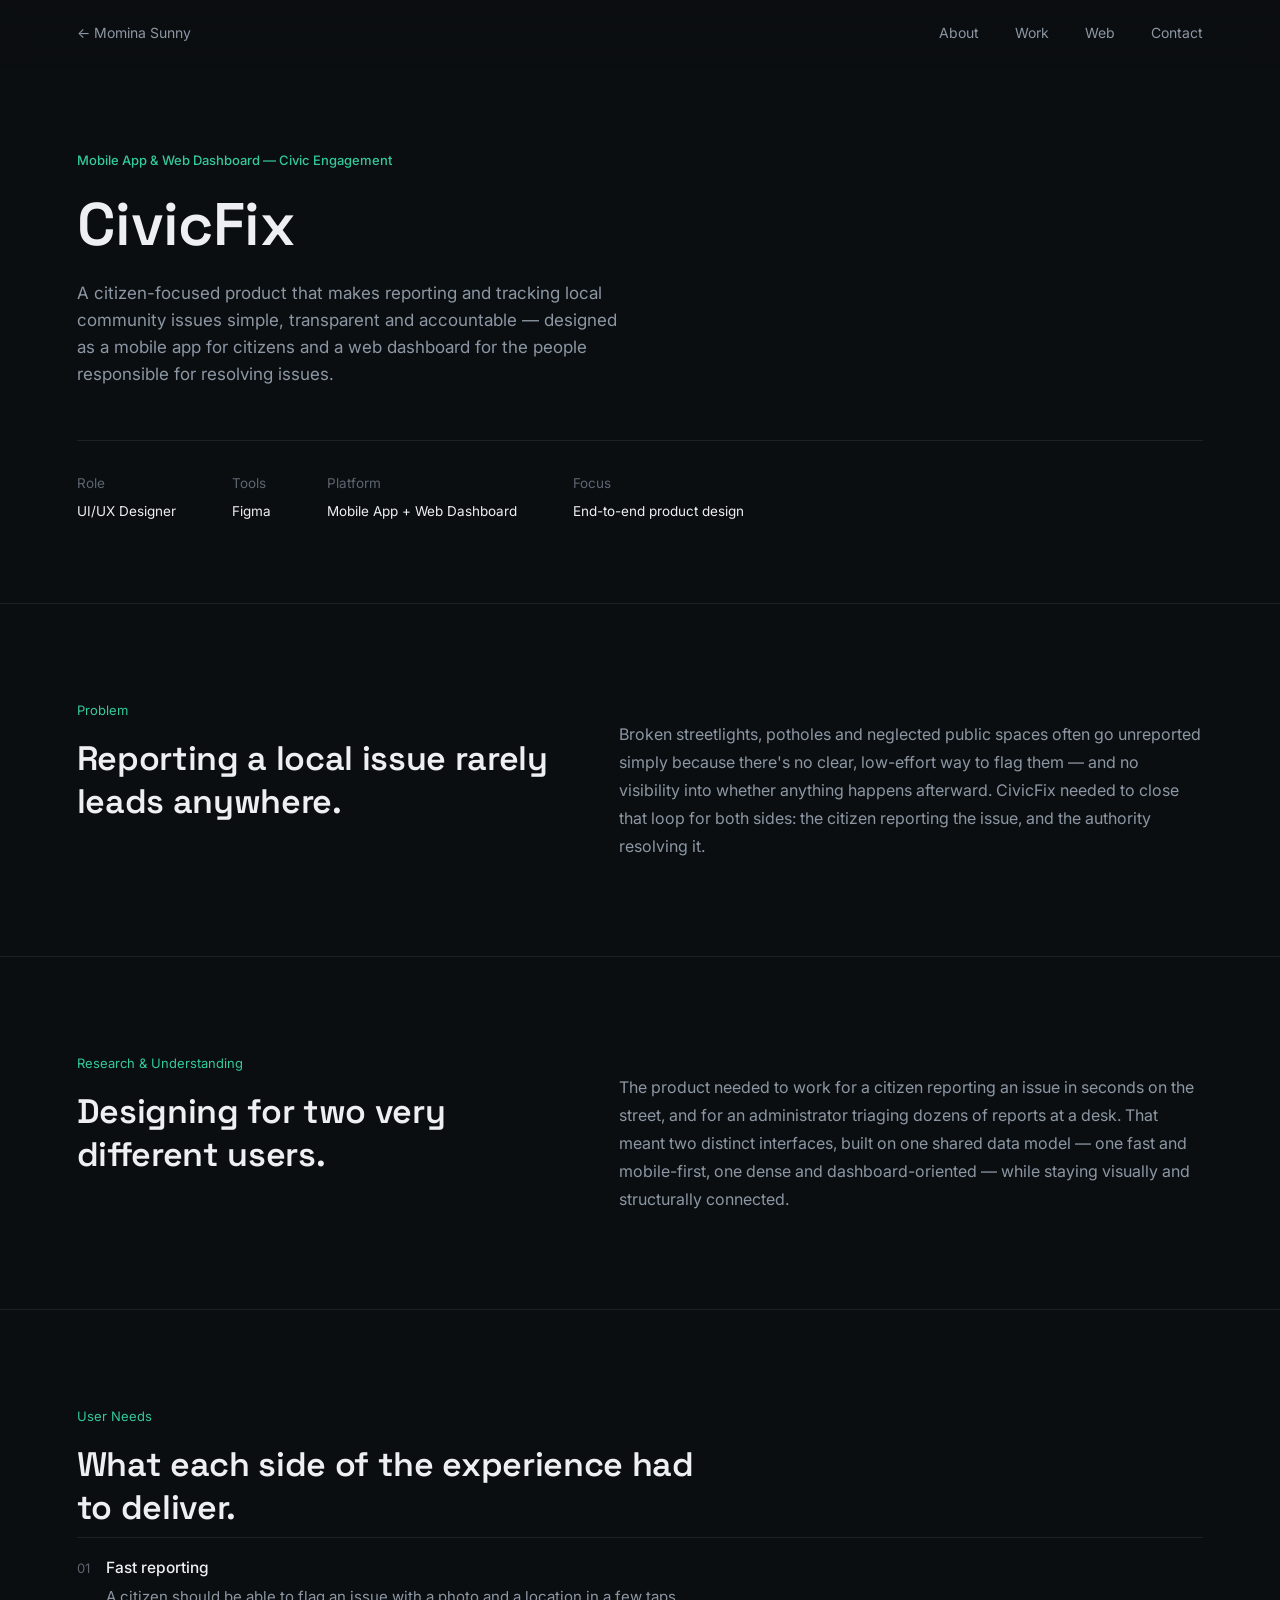
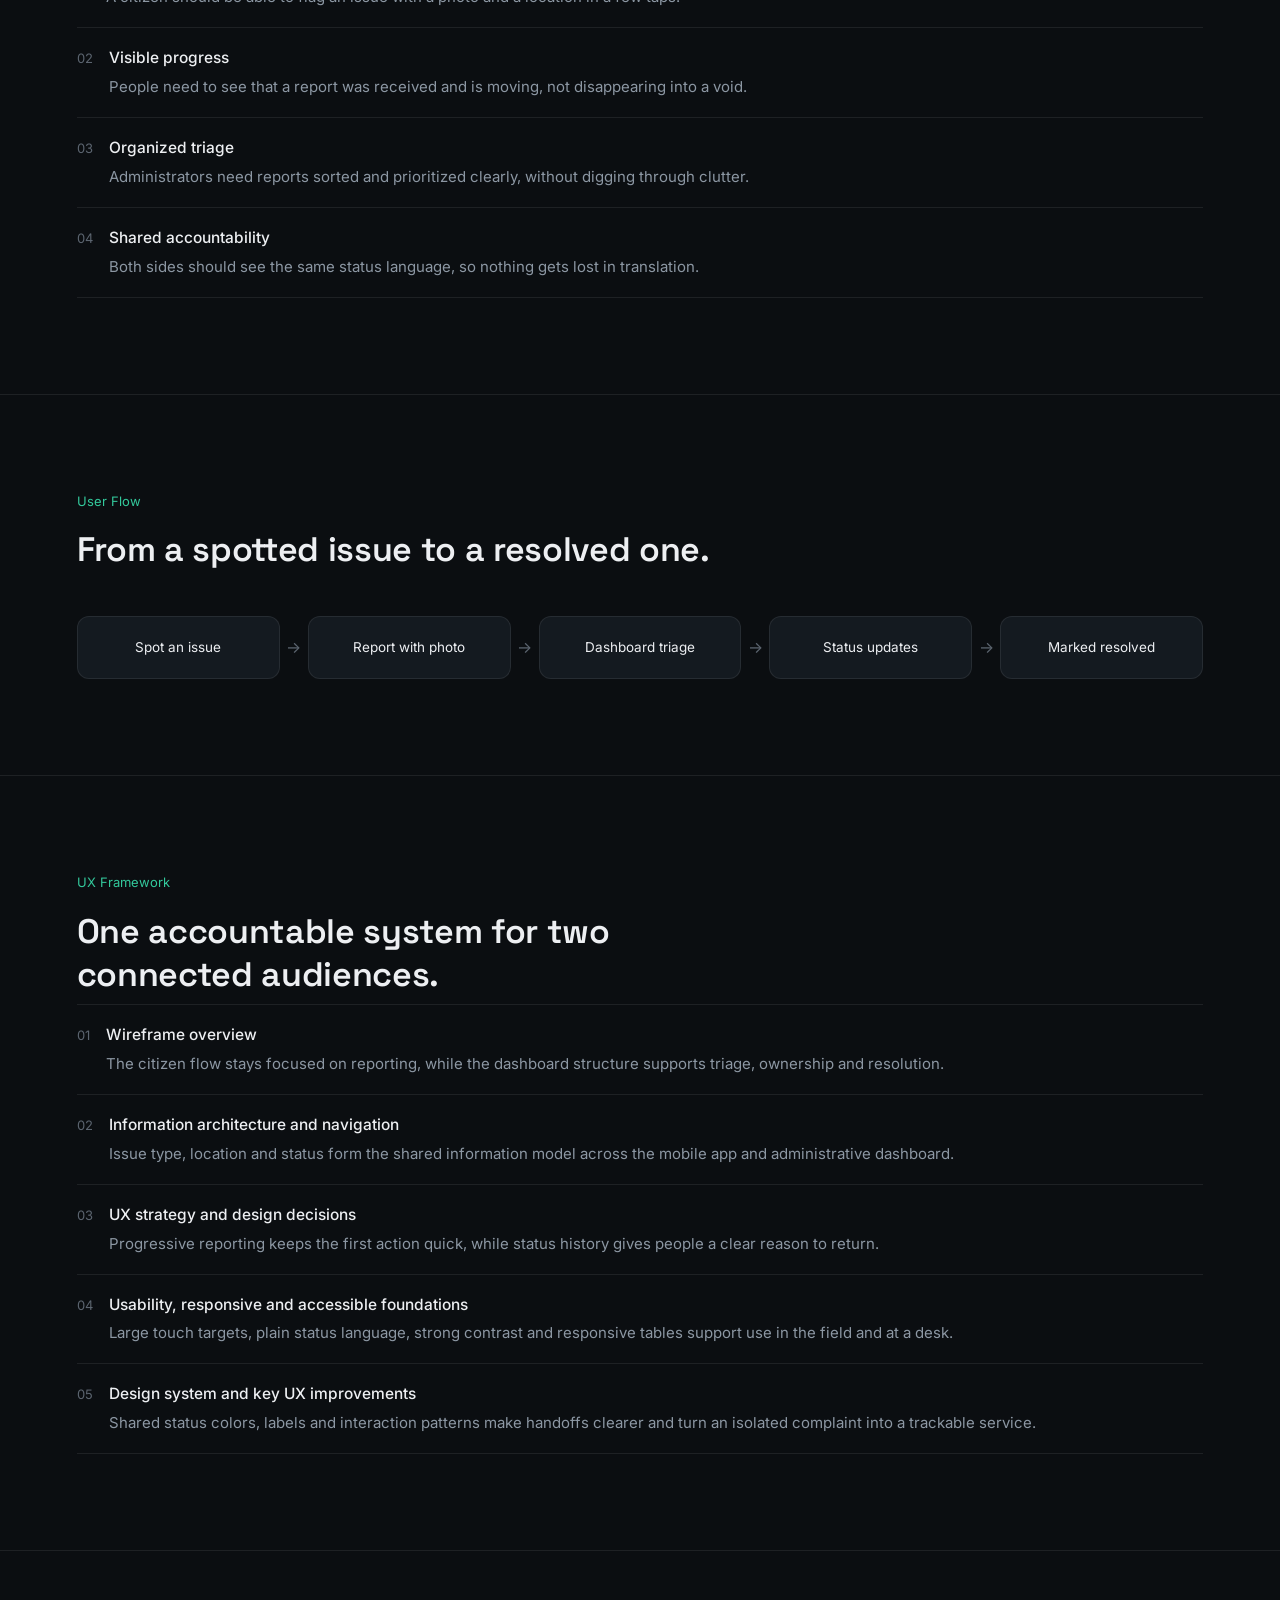
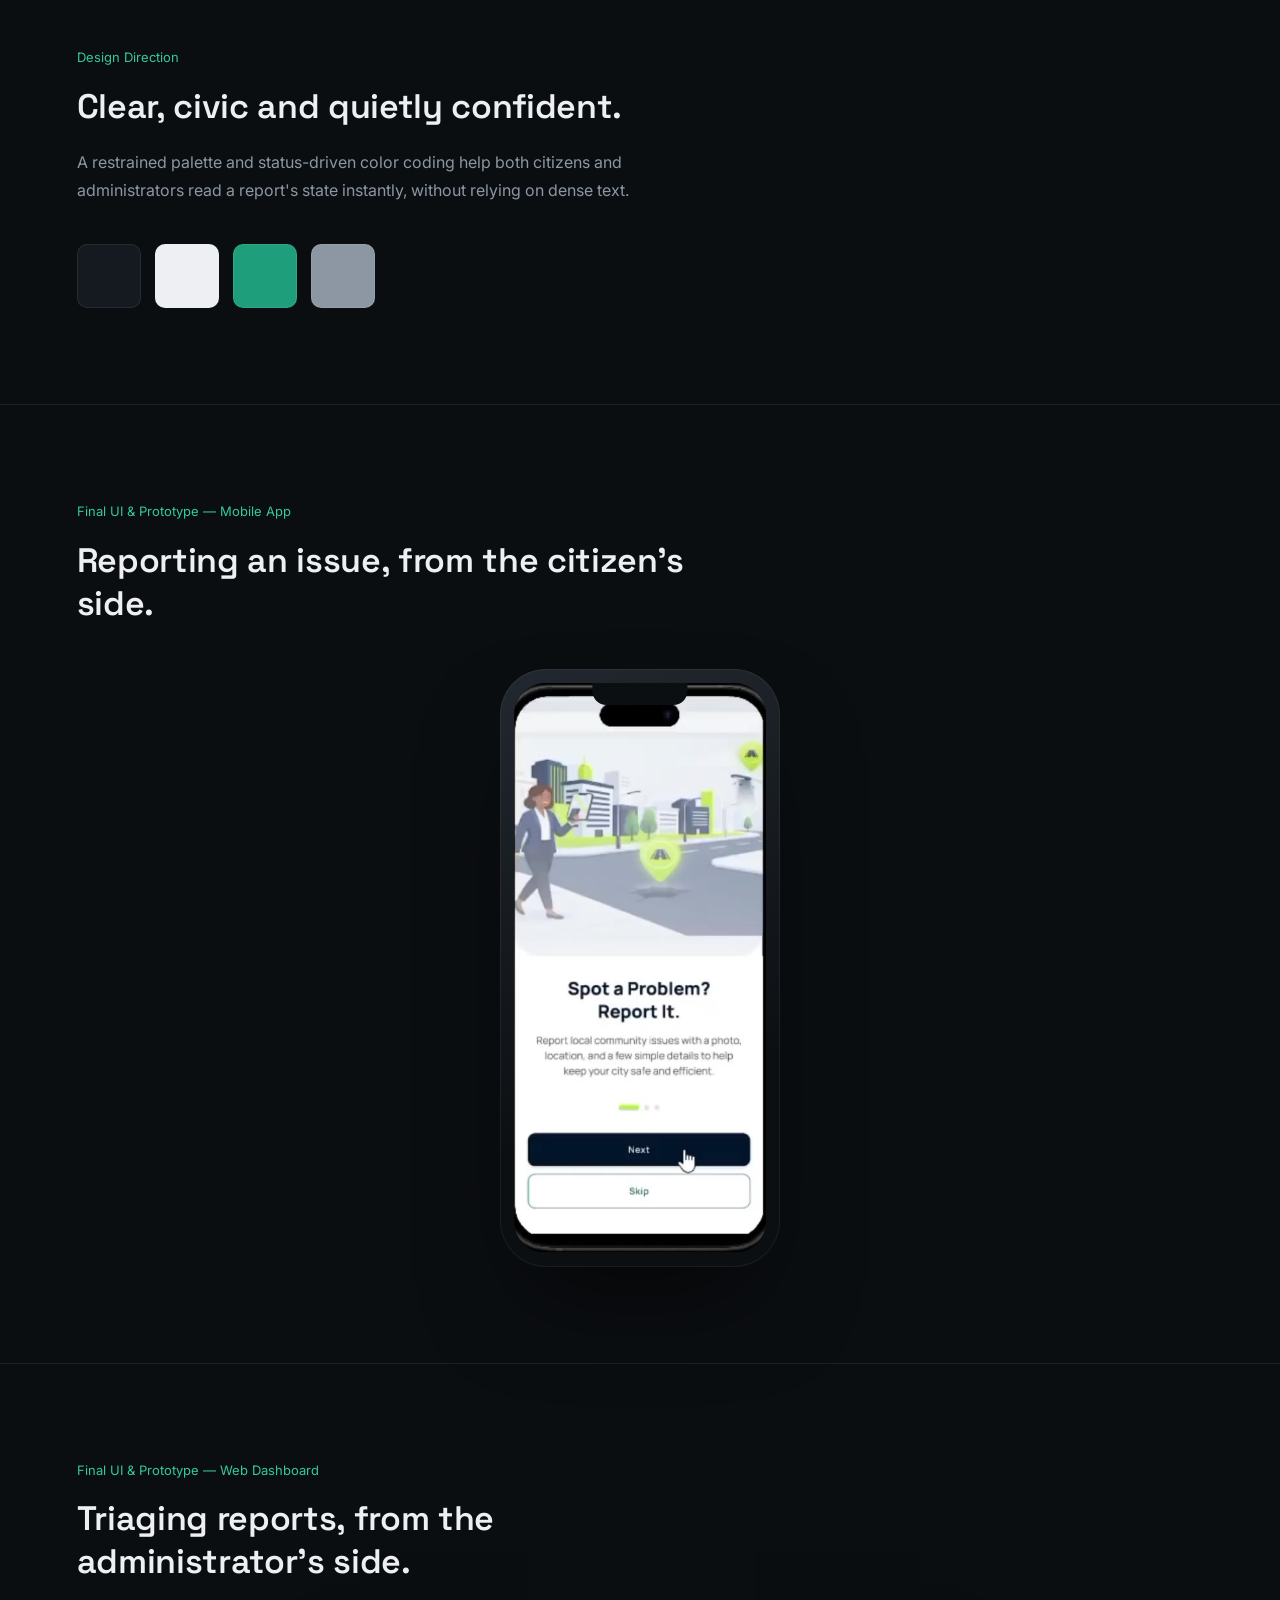
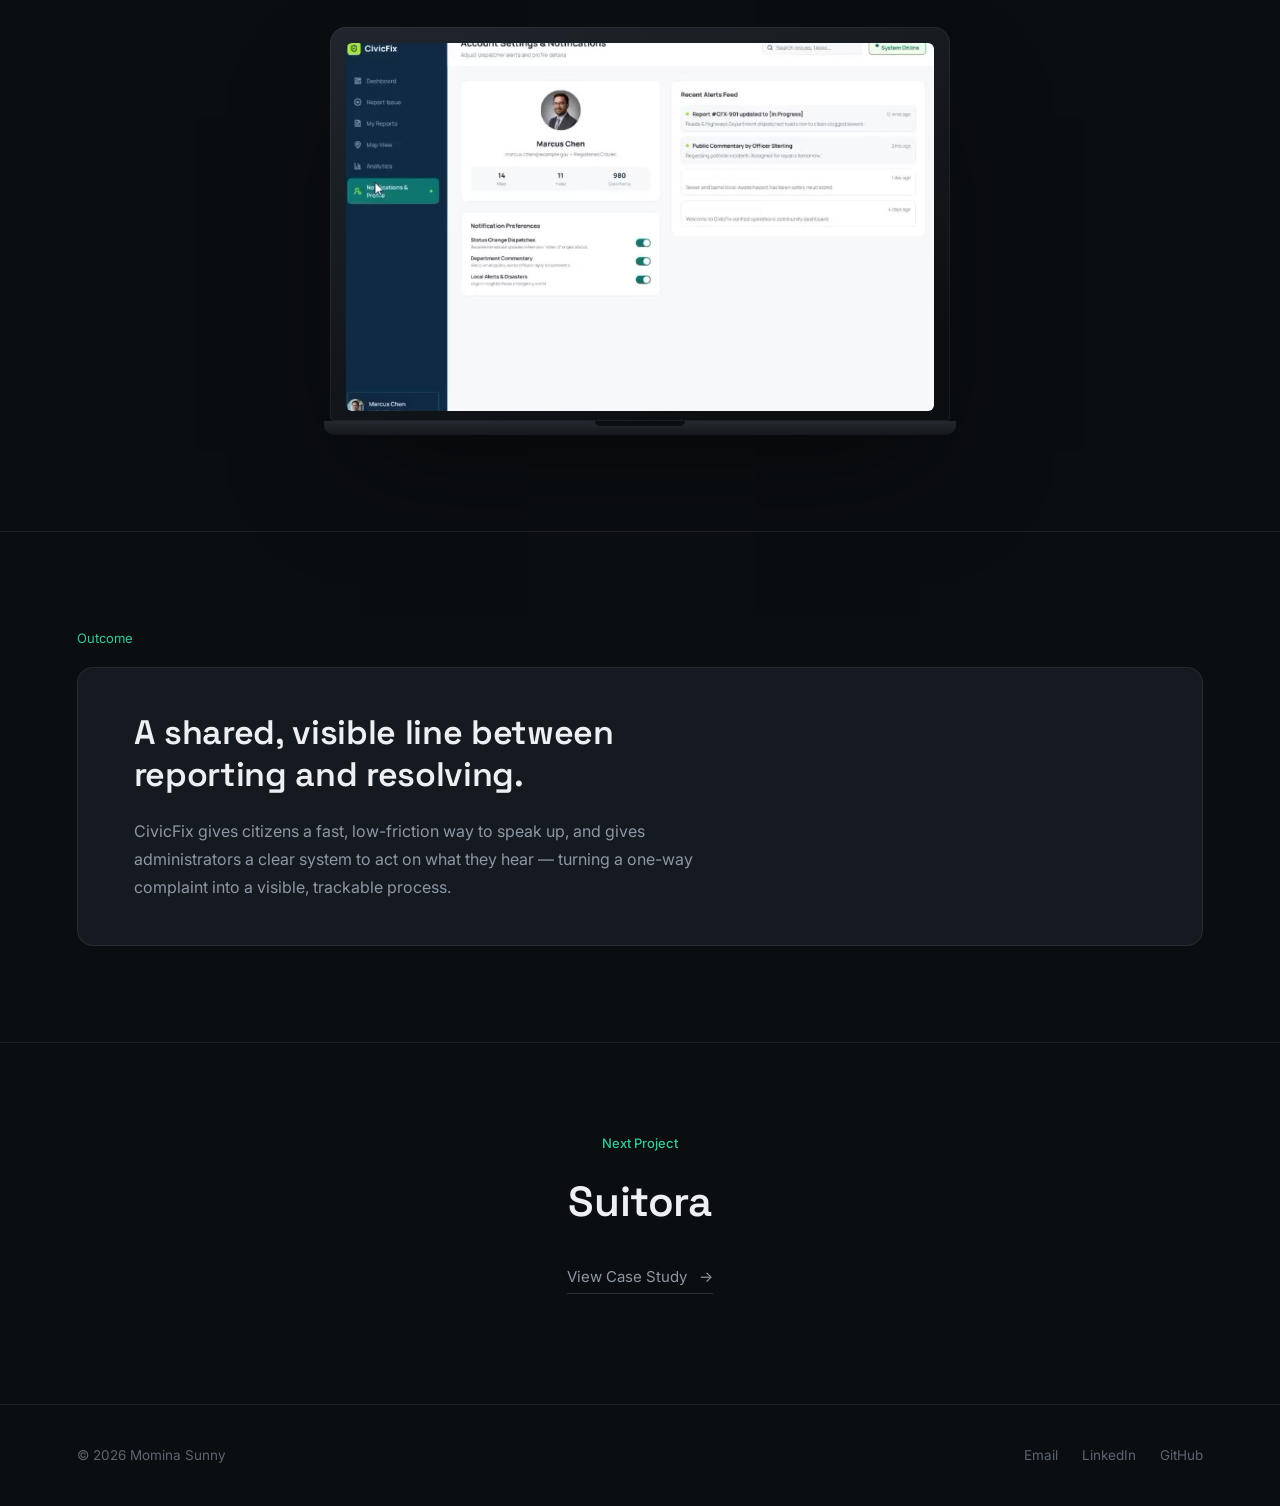
<file: momina-sunny-portfolio (2)/momina-sunny-portfolio/case-civicfix.html>
<!DOCTYPE html>
<html lang="en">
<head>
<meta charset="UTF-8">
<meta name="viewport" content="width=device-width, initial-scale=1.0">
<title>CivicFix — Case Study | Momina Sunny</title>
<link rel="stylesheet" href="assets/style.css">
<link rel="stylesheet" href="assets/case.css">
</head>
<body>

<nav class="nav">
  <a href="index.html" class="nav-back">← Momina Sunny</a>
  <div class="nav-links">
    <a href="index.html#about">About</a>
    <a href="index.html#work">Work</a>
    <a href="index.html#web">Web</a>
    <a href="index.html#contact">Contact</a>
  </div>
  <button class="nav-toggle" aria-label="Toggle menu">
    <svg width="22" height="22" viewBox="0 0 24 24" fill="none" stroke="currentColor" stroke-width="1.6"><line x1="3" y1="6" x2="21" y2="6"/><line x1="3" y1="12" x2="21" y2="12"/><line x1="3" y1="18" x2="21" y2="18"/></svg>
  </button>
</nav>

<header class="case-hero">
  <div class="case-hero-inner">
    <p class="kicker">Mobile App &amp; Web Dashboard — Civic Engagement</p>
    <h1>CivicFix</h1>
    <p class="case-sub">A citizen-focused product that makes reporting and tracking local community issues simple, transparent and accountable — designed as a mobile app for citizens and a web dashboard for the people responsible for resolving issues.</p>
    <div class="case-meta-row">
      <div><div class="meta-label">Role</div><div class="meta-value">UI/UX Designer</div></div>
      <div><div class="meta-label">Tools</div><div class="meta-value">Figma</div></div>
      <div><div class="meta-label">Platform</div><div class="meta-value">Mobile App + Web Dashboard</div></div>
      <div><div class="meta-label">Focus</div><div class="meta-value">End-to-end product design</div></div>
    </div>
  </div>
</header>

<section class="case-section">
  <div class="case-section-inner case-two-col">
    <div>
      <span class="case-tag">Problem</span>
      <h2>Reporting a local issue rarely leads anywhere.</h2>
    </div>
    <p class="case-text">Broken streetlights, potholes and neglected public spaces often go unreported simply because there's no clear, low-effort way to flag them — and no visibility into whether anything happens afterward. CivicFix needed to close that loop for both sides: the citizen reporting the issue, and the authority resolving it.</p>
  </div>
</section>

<section class="case-section">
  <div class="case-section-inner case-two-col">
    <div>
      <span class="case-tag">Research &amp; Understanding</span>
      <h2>Designing for two very different users.</h2>
    </div>
    <p class="case-text">The product needed to work for a citizen reporting an issue in seconds on the street, and for an administrator triaging dozens of reports at a desk. That meant two distinct interfaces, built on one shared data model — one fast and mobile-first, one dense and dashboard-oriented — while staying visually and structurally connected.</p>
  </div>
</section>

<section class="case-section">
  <div class="case-section-inner">
    <span class="case-tag">User Needs</span>
    <h2>What each side of the experience had to deliver.</h2>
    <div class="need-list">
      <div class="need-item"><span class="n">01</span><p><strong>Fast reporting</strong>A citizen should be able to flag an issue with a photo and a location in a few taps.</p></div>
      <div class="need-item"><span class="n">02</span><p><strong>Visible progress</strong>People need to see that a report was received and is moving, not disappearing into a void.</p></div>
      <div class="need-item"><span class="n">03</span><p><strong>Organized triage</strong>Administrators need reports sorted and prioritized clearly, without digging through clutter.</p></div>
      <div class="need-item"><span class="n">04</span><p><strong>Shared accountability</strong>Both sides should see the same status language, so nothing gets lost in translation.</p></div>
    </div>
  </div>
</section>

<section class="case-section">
  <div class="case-section-inner">
    <span class="case-tag">User Flow</span>
    <h2>From a spotted issue to a resolved one.</h2>
    <div class="flow-diagram">
      <div class="flow-step">Spot an issue</div><div class="flow-arrow">→</div>
      <div class="flow-step">Report with photo</div><div class="flow-arrow">→</div>
      <div class="flow-step">Dashboard triage</div><div class="flow-arrow">→</div>
      <div class="flow-step">Status updates</div><div class="flow-arrow">→</div>
      <div class="flow-step">Marked resolved</div>
    </div>
  </div>
</section>

<section class="case-section">
  <div class="case-section-inner">
    <span class="case-tag">UX Framework</span>
    <h2>One accountable system for two connected audiences.</h2>
    <div class="need-list">
      <div class="need-item"><span class="n">01</span><p><strong>Wireframe overview</strong>The citizen flow stays focused on reporting, while the dashboard structure supports triage, ownership and resolution.</p></div>
      <div class="need-item"><span class="n">02</span><p><strong>Information architecture and navigation</strong>Issue type, location and status form the shared information model across the mobile app and administrative dashboard.</p></div>
      <div class="need-item"><span class="n">03</span><p><strong>UX strategy and design decisions</strong>Progressive reporting keeps the first action quick, while status history gives people a clear reason to return.</p></div>
      <div class="need-item"><span class="n">04</span><p><strong>Usability, responsive and accessible foundations</strong>Large touch targets, plain status language, strong contrast and responsive tables support use in the field and at a desk.</p></div>
      <div class="need-item"><span class="n">05</span><p><strong>Design system and key UX improvements</strong>Shared status colors, labels and interaction patterns make handoffs clearer and turn an isolated complaint into a trackable service.</p></div>
    </div>
  </div>
</section>

<section class="case-section">
  <div class="case-section-inner">
    <span class="case-tag">Design Direction</span>
    <h2>Clear, civic and quietly confident.</h2>
    <p class="case-text">A restrained palette and status-driven color coding help both citizens and administrators read a report's state instantly, without relying on dense text.</p>
    <div class="direction-row">
      <div class="swatch" style="background:#141a20"></div>
      <div class="swatch" style="background:#EDEFF2"></div>
      <div class="swatch" style="background:#1F9E7C"></div>
      <div class="swatch" style="background:#8C97A3"></div>
    </div>
  </div>
</section>

<section class="case-section">
  <div class="case-section-inner">
    <span class="case-tag">Final UI &amp; Prototype — Mobile App</span>
    <h2>Reporting an issue, from the citizen's side.</h2>
    <div class="case-device-wrap">
      <div class="phone-mockup">
        <div class="phone-screen">
          <video src="assets/videos/civic_fix_app.mp4" poster="assets/posters/civic_fix_app.jpg" data-autoplay muted loop playsinline></video>
        </div>
      </div>
    </div>
  </div>
</section>

<section class="case-section" id="web">
  <div class="case-section-inner">
    <span class="case-tag">Final UI &amp; Prototype — Web Dashboard</span>
    <h2>Triaging reports, from the administrator's side.</h2>
    <div class="case-device-wrap laptop">
      <div class="laptop-mockup">
        <div class="laptop-screen">
          <div class="laptop-inner">
            <video src="assets/videos/civic_fix_website.mp4" poster="assets/posters/civic_fix_website.jpg" data-autoplay muted loop playsinline></video>
          </div>
        </div>
        <div class="laptop-base"></div>
      </div>
    </div>
  </div>
</section>

<section class="case-section">
  <div class="case-section-inner">
    <span class="case-tag">Outcome</span>
    <div class="outcome-block">
      <h2>A shared, visible line between reporting and resolving.</h2>
      <p class="case-text">CivicFix gives citizens a fast, low-friction way to speak up, and gives administrators a clear system to act on what they hear — turning a one-way complaint into a visible, trackable process.</p>
    </div>
  </div>
</section>

<section class="case-next">
  <p class="kicker">Next Project</p>
  <h2>Suitora</h2>
  <a href="case-suitora.html" class="next-link">View Case Study <span class="btn-arrow">→</span></a>
</section>

<footer class="site-footer">
  <span>© 2026 Momina Sunny</span>
  <div class="footer-links">
    <a href="mailto:mominasunny09@gmail.com">Email</a>
    <a href="https://www.linkedin.com/in/momina-sunny-133303276/" target="_blank" rel="noopener">LinkedIn</a>
    <a href="https://github.com/MominaSunny" target="_blank" rel="noopener">GitHub</a>
  </div>
</footer>

<script src="assets/script.js"></script>
</body>
</html>
</file>
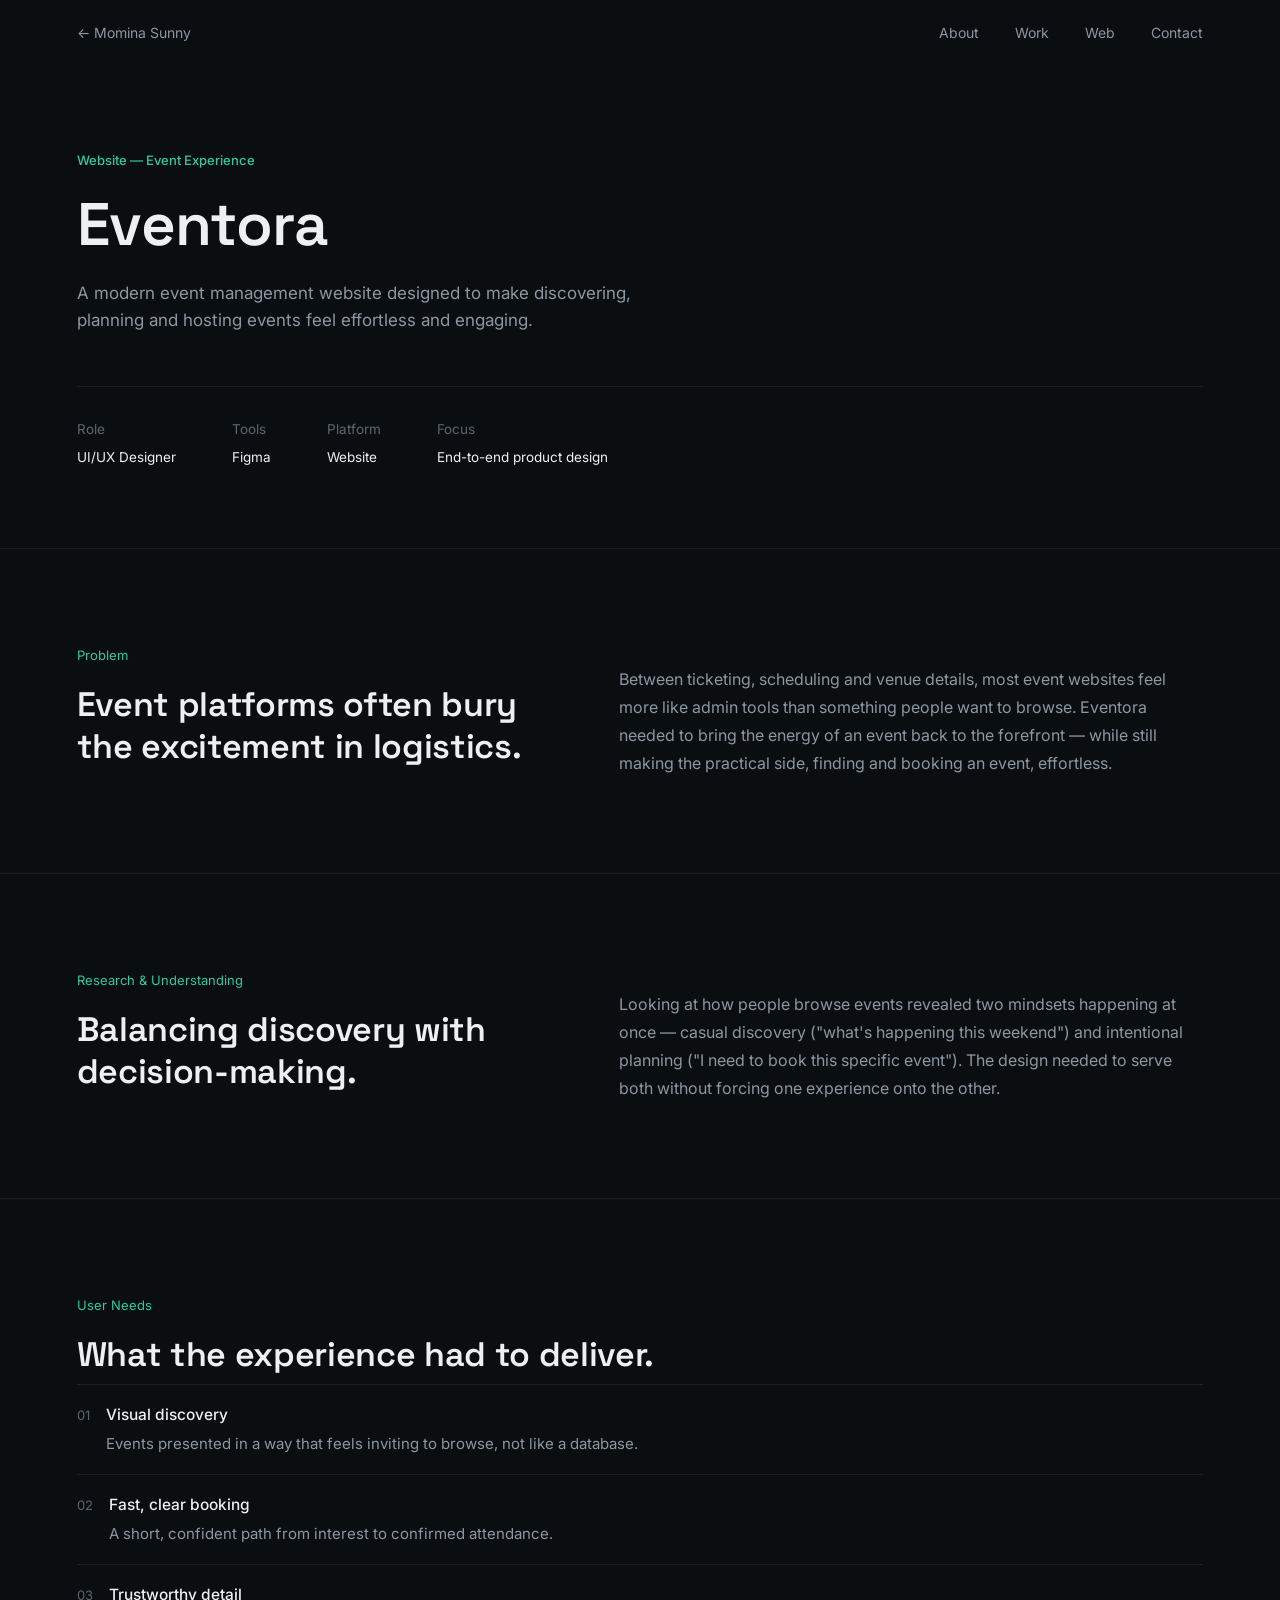
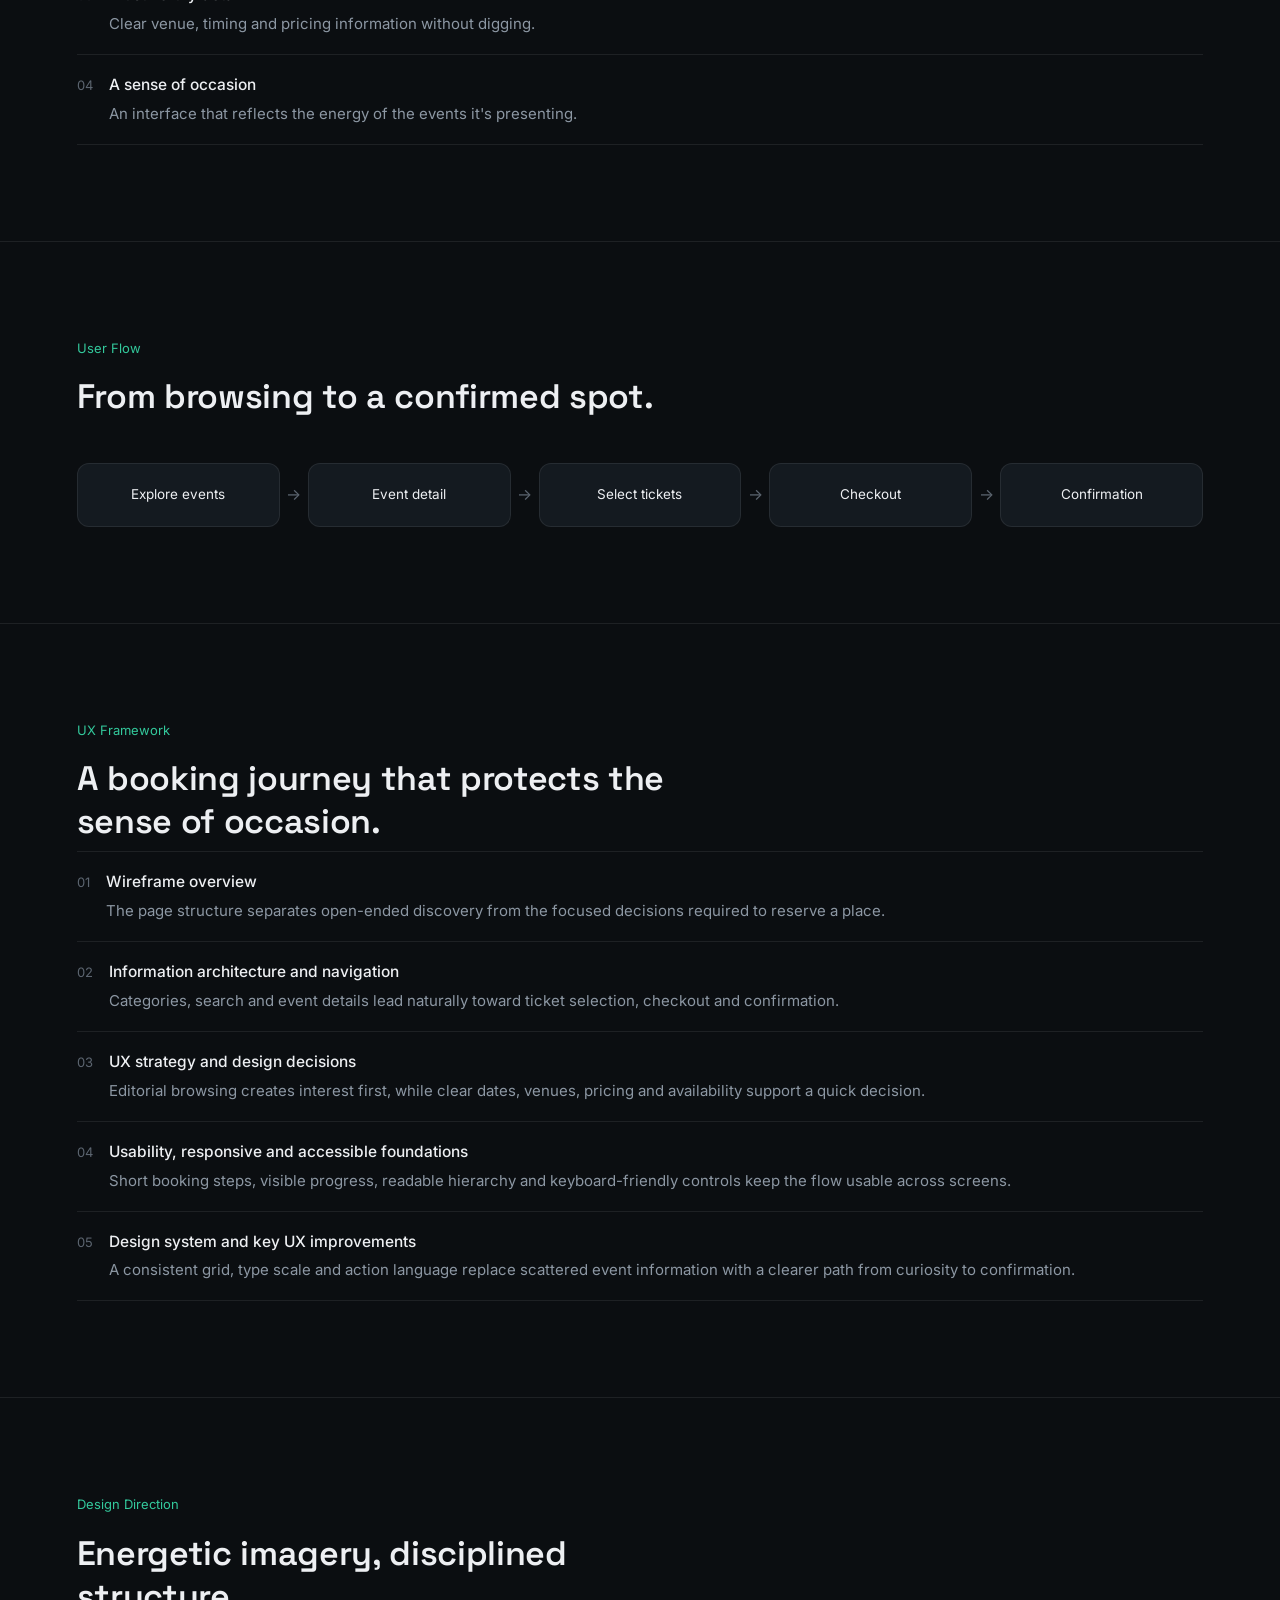
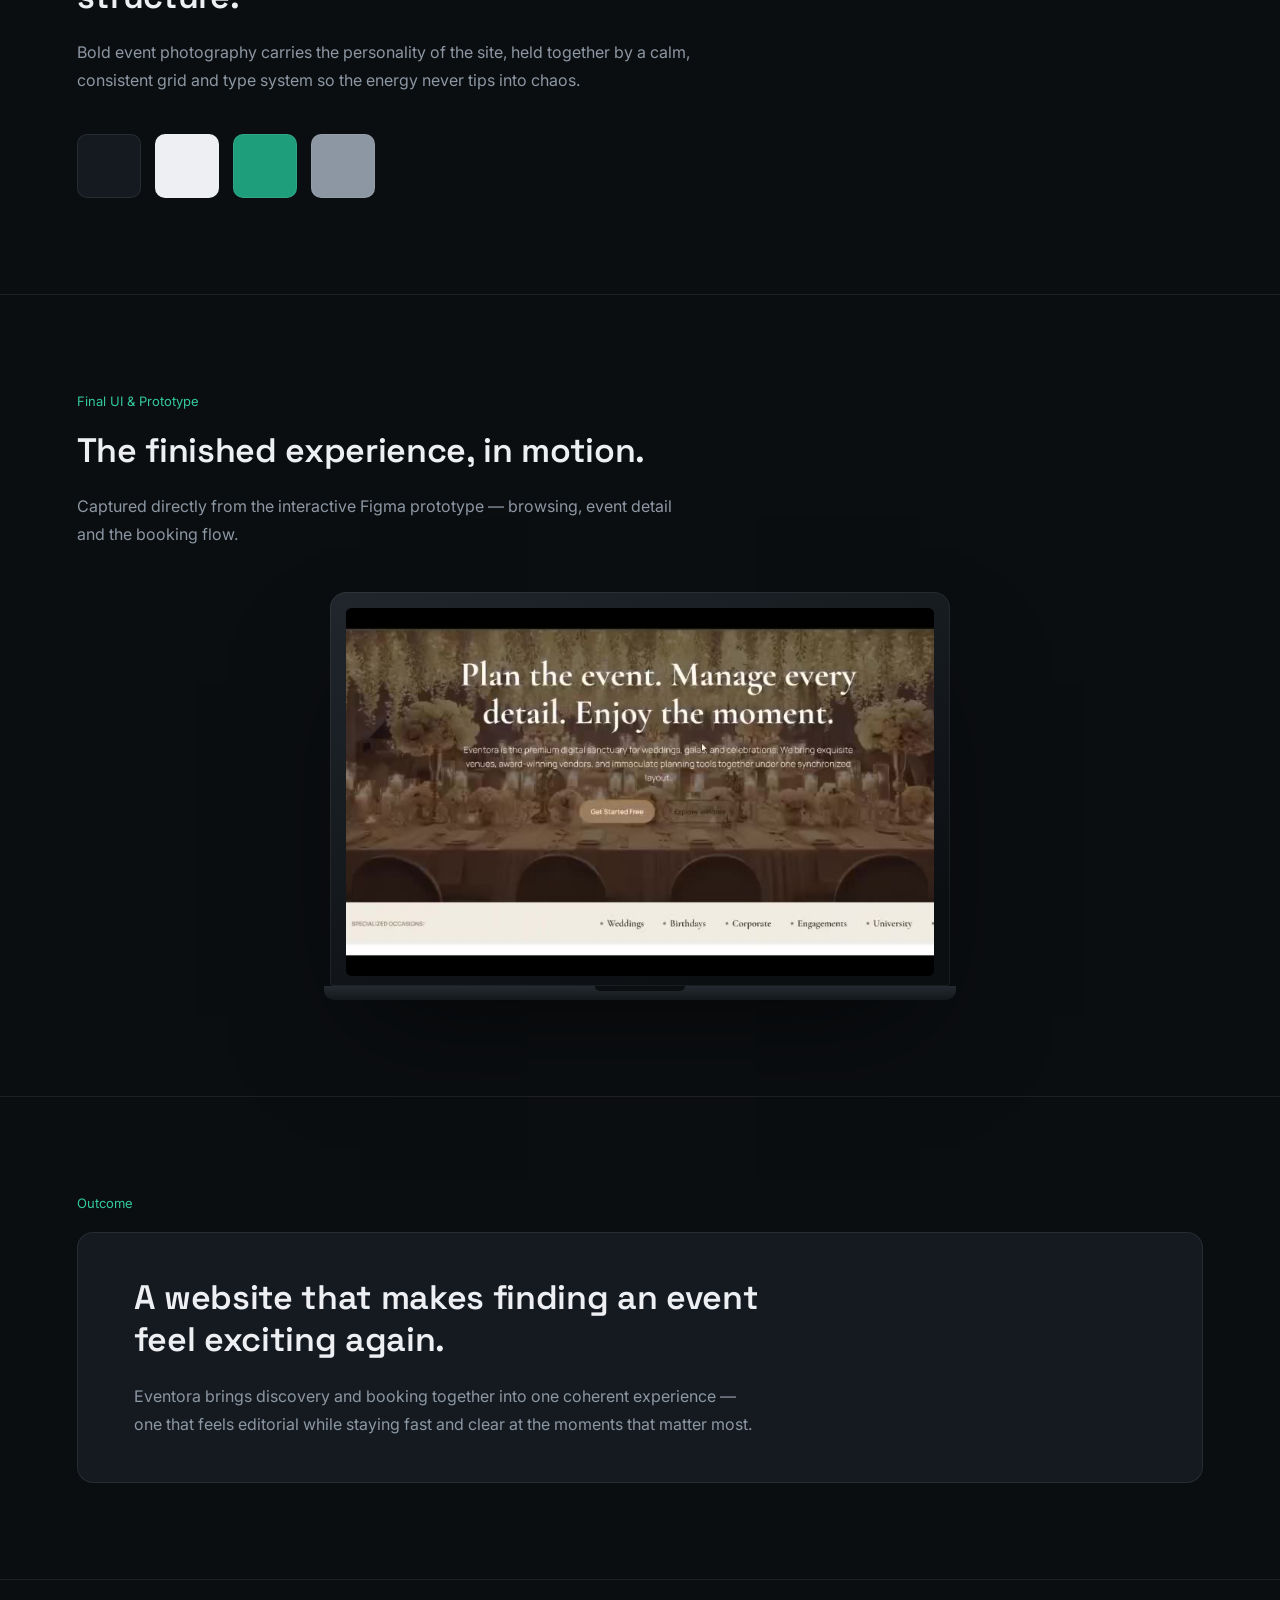
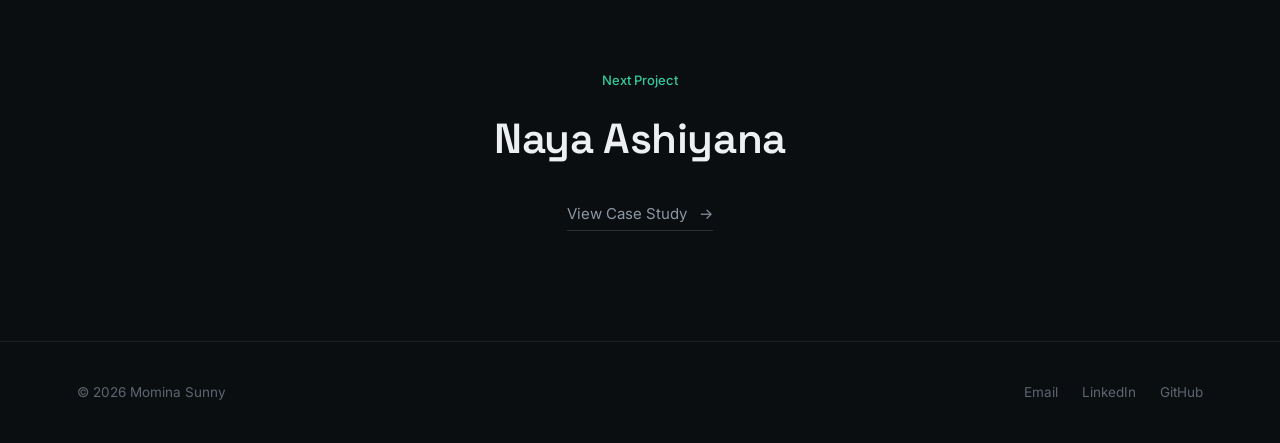
<file: momina-sunny-portfolio (2)/momina-sunny-portfolio/case-eventora.html>
<!DOCTYPE html>
<html lang="en">
<head>
<meta charset="UTF-8">
<meta name="viewport" content="width=device-width, initial-scale=1.0">
<title>Eventora — Case Study | Momina Sunny</title>
<link rel="stylesheet" href="assets/style.css">
<link rel="stylesheet" href="assets/case.css">
</head>
<body>

<nav class="nav">
  <a href="index.html" class="nav-back">← Momina Sunny</a>
  <div class="nav-links">
    <a href="index.html#about">About</a>
    <a href="index.html#work">Work</a>
    <a href="index.html#web">Web</a>
    <a href="index.html#contact">Contact</a>
  </div>
  <button class="nav-toggle" aria-label="Toggle menu">
    <svg width="22" height="22" viewBox="0 0 24 24" fill="none" stroke="currentColor" stroke-width="1.6"><line x1="3" y1="6" x2="21" y2="6"/><line x1="3" y1="12" x2="21" y2="12"/><line x1="3" y1="18" x2="21" y2="18"/></svg>
  </button>
</nav>

<header class="case-hero">
  <div class="case-hero-inner">
    <p class="kicker">Website — Event Experience</p>
    <h1>Eventora</h1>
    <p class="case-sub">A modern event management website designed to make discovering, planning and hosting events feel effortless and engaging.</p>
    <div class="case-meta-row">
      <div><div class="meta-label">Role</div><div class="meta-value">UI/UX Designer</div></div>
      <div><div class="meta-label">Tools</div><div class="meta-value">Figma</div></div>
      <div><div class="meta-label">Platform</div><div class="meta-value">Website</div></div>
      <div><div class="meta-label">Focus</div><div class="meta-value">End-to-end product design</div></div>
    </div>
  </div>
</header>

<section class="case-section">
  <div class="case-section-inner case-two-col">
    <div>
      <span class="case-tag">Problem</span>
      <h2>Event platforms often bury the excitement in logistics.</h2>
    </div>
    <p class="case-text">Between ticketing, scheduling and venue details, most event websites feel more like admin tools than something people want to browse. Eventora needed to bring the energy of an event back to the forefront — while still making the practical side, finding and booking an event, effortless.</p>
  </div>
</section>

<section class="case-section">
  <div class="case-section-inner case-two-col">
    <div>
      <span class="case-tag">Research &amp; Understanding</span>
      <h2>Balancing discovery with decision-making.</h2>
    </div>
    <p class="case-text">Looking at how people browse events revealed two mindsets happening at once — casual discovery ("what's happening this weekend") and intentional planning ("I need to book this specific event"). The design needed to serve both without forcing one experience onto the other.</p>
  </div>
</section>

<section class="case-section">
  <div class="case-section-inner">
    <span class="case-tag">User Needs</span>
    <h2>What the experience had to deliver.</h2>
    <div class="need-list">
      <div class="need-item"><span class="n">01</span><p><strong>Visual discovery</strong>Events presented in a way that feels inviting to browse, not like a database.</p></div>
      <div class="need-item"><span class="n">02</span><p><strong>Fast, clear booking</strong>A short, confident path from interest to confirmed attendance.</p></div>
      <div class="need-item"><span class="n">03</span><p><strong>Trustworthy detail</strong>Clear venue, timing and pricing information without digging.</p></div>
      <div class="need-item"><span class="n">04</span><p><strong>A sense of occasion</strong>An interface that reflects the energy of the events it's presenting.</p></div>
    </div>
  </div>
</section>

<section class="case-section">
  <div class="case-section-inner">
    <span class="case-tag">User Flow</span>
    <h2>From browsing to a confirmed spot.</h2>
    <div class="flow-diagram">
      <div class="flow-step">Explore events</div><div class="flow-arrow">→</div>
      <div class="flow-step">Event detail</div><div class="flow-arrow">→</div>
      <div class="flow-step">Select tickets</div><div class="flow-arrow">→</div>
      <div class="flow-step">Checkout</div><div class="flow-arrow">→</div>
      <div class="flow-step">Confirmation</div>
    </div>
  </div>
</section>

<section class="case-section">
  <div class="case-section-inner">
    <span class="case-tag">UX Framework</span>
    <h2>A booking journey that protects the sense of occasion.</h2>
    <div class="need-list">
      <div class="need-item"><span class="n">01</span><p><strong>Wireframe overview</strong>The page structure separates open-ended discovery from the focused decisions required to reserve a place.</p></div>
      <div class="need-item"><span class="n">02</span><p><strong>Information architecture and navigation</strong>Categories, search and event details lead naturally toward ticket selection, checkout and confirmation.</p></div>
      <div class="need-item"><span class="n">03</span><p><strong>UX strategy and design decisions</strong>Editorial browsing creates interest first, while clear dates, venues, pricing and availability support a quick decision.</p></div>
      <div class="need-item"><span class="n">04</span><p><strong>Usability, responsive and accessible foundations</strong>Short booking steps, visible progress, readable hierarchy and keyboard-friendly controls keep the flow usable across screens.</p></div>
      <div class="need-item"><span class="n">05</span><p><strong>Design system and key UX improvements</strong>A consistent grid, type scale and action language replace scattered event information with a clearer path from curiosity to confirmation.</p></div>
    </div>
  </div>
</section>

<section class="case-section">
  <div class="case-section-inner">
    <span class="case-tag">Design Direction</span>
    <h2>Energetic imagery, disciplined structure.</h2>
    <p class="case-text">Bold event photography carries the personality of the site, held together by a calm, consistent grid and type system so the energy never tips into chaos.</p>
    <div class="direction-row">
      <div class="swatch" style="background:#141a20"></div>
      <div class="swatch" style="background:#EDEFF2"></div>
      <div class="swatch" style="background:#1F9E7C"></div>
      <div class="swatch" style="background:#8C97A3"></div>
    </div>
  </div>
</section>

<section class="case-section">
  <div class="case-section-inner">
    <span class="case-tag">Final UI &amp; Prototype</span>
    <h2>The finished experience, in motion.</h2>
    <p class="case-text">Captured directly from the interactive Figma prototype — browsing, event detail and the booking flow.</p>
    <div class="case-device-wrap laptop">
      <div class="laptop-mockup">
        <div class="laptop-screen">
          <div class="laptop-inner">
            <video src="assets/videos/eventora_wesite.mp4" poster="assets/posters/eventora_wesite.jpg" data-autoplay muted loop playsinline></video>
          </div>
        </div>
        <div class="laptop-base"></div>
      </div>
    </div>
  </div>
</section>

<section class="case-section">
  <div class="case-section-inner">
    <span class="case-tag">Outcome</span>
    <div class="outcome-block">
      <h2>A website that makes finding an event feel exciting again.</h2>
      <p class="case-text">Eventora brings discovery and booking together into one coherent experience — one that feels editorial while staying fast and clear at the moments that matter most.</p>
    </div>
  </div>
</section>

<section class="case-next">
  <p class="kicker">Next Project</p>
  <h2>Naya Ashiyana</h2>
  <a href="case-naya-ashiyana.html" class="next-link">View Case Study <span class="btn-arrow">→</span></a>
</section>

<footer class="site-footer">
  <span>© 2026 Momina Sunny</span>
  <div class="footer-links">
    <a href="mailto:mominasunny09@gmail.com">Email</a>
    <a href="https://www.linkedin.com/in/momina-sunny-133303276/" target="_blank" rel="noopener">LinkedIn</a>
    <a href="https://github.com/MominaSunny" target="_blank" rel="noopener">GitHub</a>
  </div>
</footer>

<script src="assets/script.js"></script>
</body>
</html>
</file>
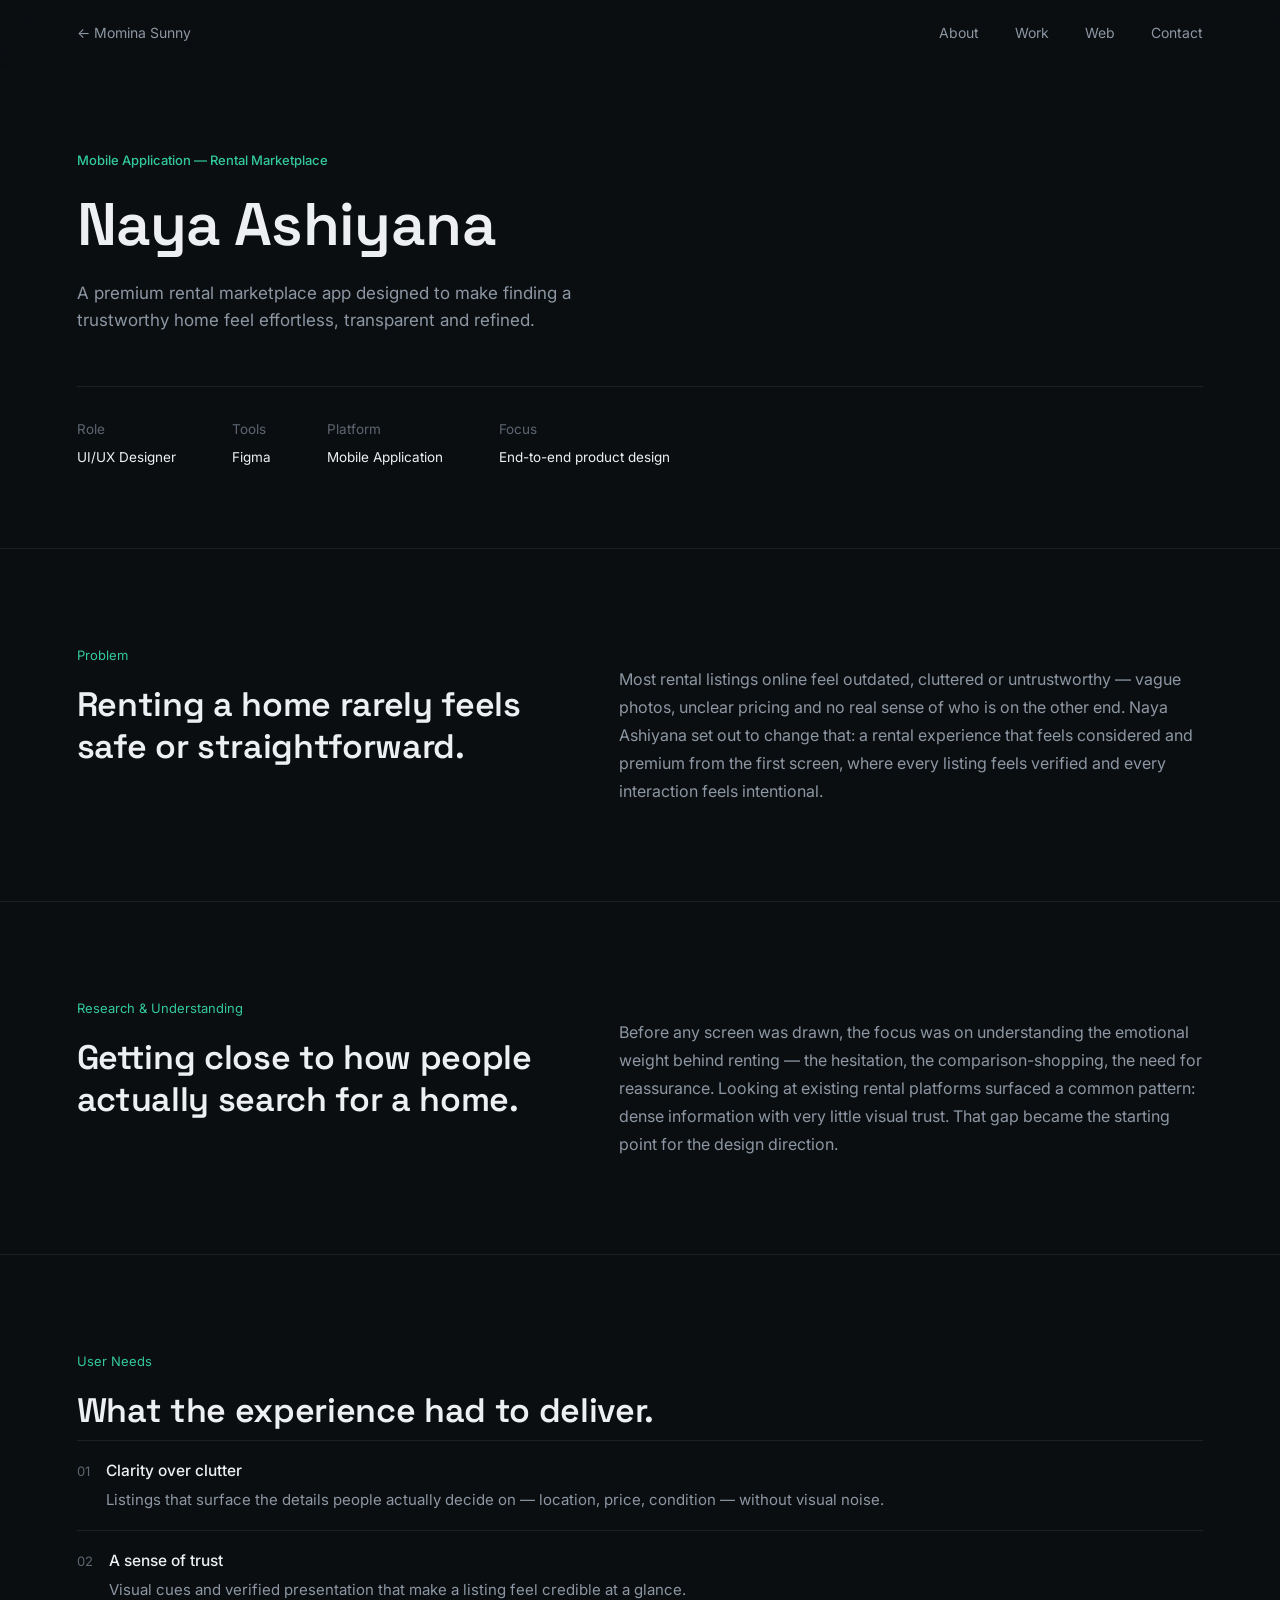
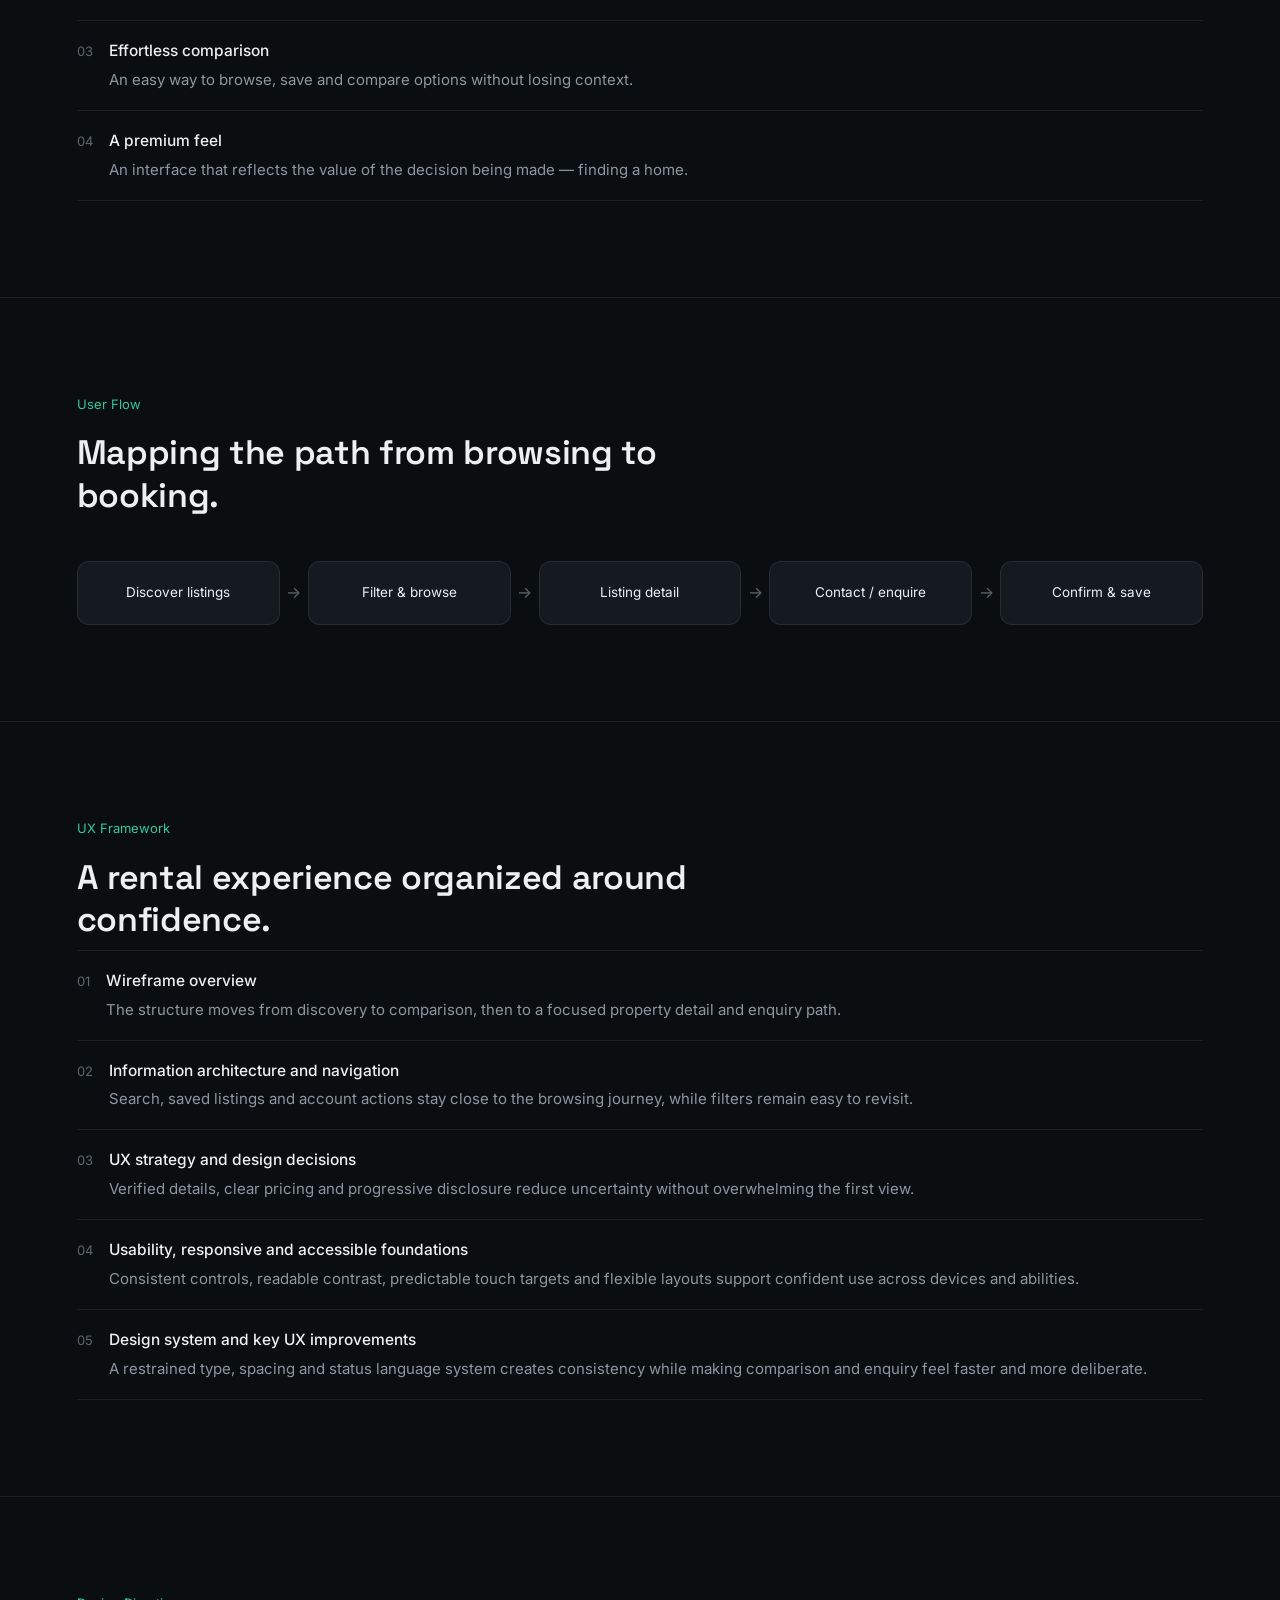
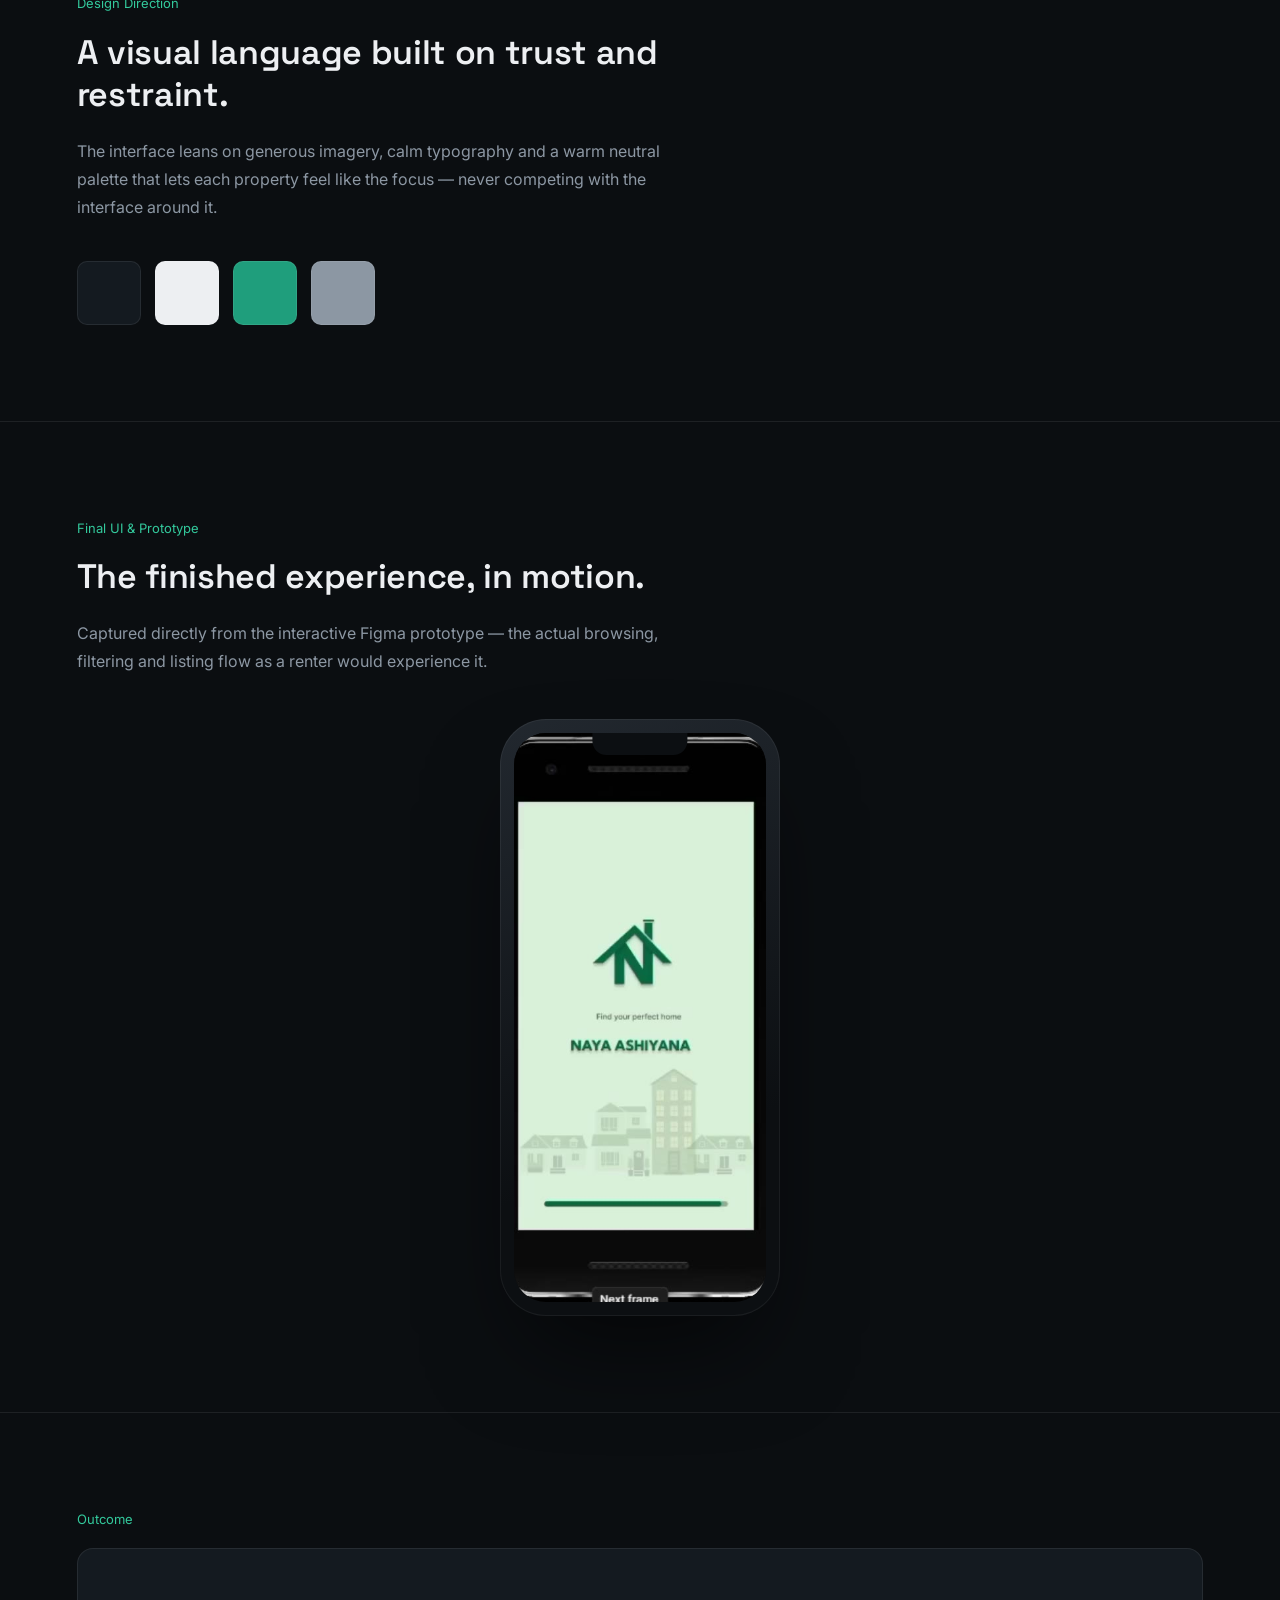
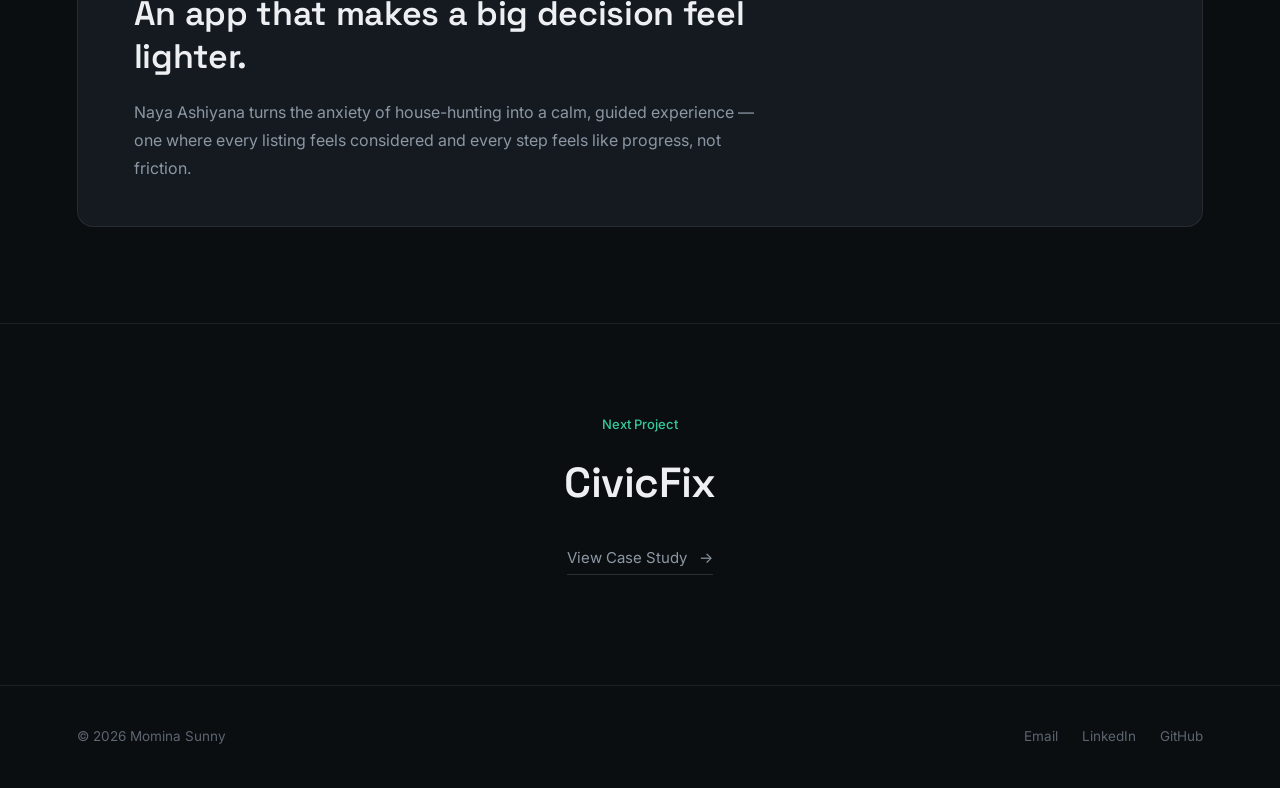
<file: momina-sunny-portfolio (2)/momina-sunny-portfolio/case-naya-ashiyana.html>
<!DOCTYPE html>
<html lang="en">
<head>
<meta charset="UTF-8">
<meta name="viewport" content="width=device-width, initial-scale=1.0">
<title>Naya Ashiyana — Case Study | Momina Sunny</title>
<link rel="stylesheet" href="assets/style.css">
<link rel="stylesheet" href="assets/case.css">
</head>
<body>

<nav class="nav">
  <a href="index.html" class="nav-back">← Momina Sunny</a>
  <div class="nav-links">
    <a href="index.html#about">About</a>
    <a href="index.html#work">Work</a>
    <a href="index.html#web">Web</a>
    <a href="index.html#contact">Contact</a>
  </div>
  <button class="nav-toggle" aria-label="Toggle menu">
    <svg width="22" height="22" viewBox="0 0 24 24" fill="none" stroke="currentColor" stroke-width="1.6"><line x1="3" y1="6" x2="21" y2="6"/><line x1="3" y1="12" x2="21" y2="12"/><line x1="3" y1="18" x2="21" y2="18"/></svg>
  </button>
</nav>

<header class="case-hero">
  <div class="case-hero-inner">
    <p class="kicker">Mobile Application — Rental Marketplace</p>
    <h1>Naya Ashiyana</h1>
    <p class="case-sub">A premium rental marketplace app designed to make finding a trustworthy home feel effortless, transparent and refined.</p>
    <div class="case-meta-row">
      <div><div class="meta-label">Role</div><div class="meta-value">UI/UX Designer</div></div>
      <div><div class="meta-label">Tools</div><div class="meta-value">Figma</div></div>
      <div><div class="meta-label">Platform</div><div class="meta-value">Mobile Application</div></div>
      <div><div class="meta-label">Focus</div><div class="meta-value">End-to-end product design</div></div>
    </div>
  </div>
</header>

<section class="case-section">
  <div class="case-section-inner case-two-col">
    <div>
      <span class="case-tag">Problem</span>
      <h2>Renting a home rarely feels safe or straightforward.</h2>
    </div>
    <p class="case-text">Most rental listings online feel outdated, cluttered or untrustworthy — vague photos, unclear pricing and no real sense of who is on the other end. Naya Ashiyana set out to change that: a rental experience that feels considered and premium from the first screen, where every listing feels verified and every interaction feels intentional.</p>
  </div>
</section>

<section class="case-section">
  <div class="case-section-inner case-two-col">
    <div>
      <span class="case-tag">Research &amp; Understanding</span>
      <h2>Getting close to how people actually search for a home.</h2>
    </div>
    <p class="case-text">Before any screen was drawn, the focus was on understanding the emotional weight behind renting — the hesitation, the comparison-shopping, the need for reassurance. Looking at existing rental platforms surfaced a common pattern: dense information with very little visual trust. That gap became the starting point for the design direction.</p>
  </div>
</section>

<section class="case-section">
  <div class="case-section-inner">
    <span class="case-tag">User Needs</span>
    <h2>What the experience had to deliver.</h2>
    <div class="need-list">
      <div class="need-item"><span class="n">01</span><p><strong>Clarity over clutter</strong>Listings that surface the details people actually decide on — location, price, condition — without visual noise.</p></div>
      <div class="need-item"><span class="n">02</span><p><strong>A sense of trust</strong>Visual cues and verified presentation that make a listing feel credible at a glance.</p></div>
      <div class="need-item"><span class="n">03</span><p><strong>Effortless comparison</strong>An easy way to browse, save and compare options without losing context.</p></div>
      <div class="need-item"><span class="n">04</span><p><strong>A premium feel</strong>An interface that reflects the value of the decision being made — finding a home.</p></div>
    </div>
  </div>
</section>

<section class="case-section">
  <div class="case-section-inner">
    <span class="case-tag">User Flow</span>
    <h2>Mapping the path from browsing to booking.</h2>
    <div class="flow-diagram">
      <div class="flow-step">Discover listings</div><div class="flow-arrow">→</div>
      <div class="flow-step">Filter &amp; browse</div><div class="flow-arrow">→</div>
      <div class="flow-step">Listing detail</div><div class="flow-arrow">→</div>
      <div class="flow-step">Contact / enquire</div><div class="flow-arrow">→</div>
      <div class="flow-step">Confirm &amp; save</div>
    </div>
  </div>
</section>

<section class="case-section">
  <div class="case-section-inner">
    <span class="case-tag">UX Framework</span>
    <h2>A rental experience organized around confidence.</h2>
    <div class="need-list">
      <div class="need-item"><span class="n">01</span><p><strong>Wireframe overview</strong>The structure moves from discovery to comparison, then to a focused property detail and enquiry path.</p></div>
      <div class="need-item"><span class="n">02</span><p><strong>Information architecture and navigation</strong>Search, saved listings and account actions stay close to the browsing journey, while filters remain easy to revisit.</p></div>
      <div class="need-item"><span class="n">03</span><p><strong>UX strategy and design decisions</strong>Verified details, clear pricing and progressive disclosure reduce uncertainty without overwhelming the first view.</p></div>
      <div class="need-item"><span class="n">04</span><p><strong>Usability, responsive and accessible foundations</strong>Consistent controls, readable contrast, predictable touch targets and flexible layouts support confident use across devices and abilities.</p></div>
      <div class="need-item"><span class="n">05</span><p><strong>Design system and key UX improvements</strong>A restrained type, spacing and status language system creates consistency while making comparison and enquiry feel faster and more deliberate.</p></div>
    </div>
  </div>
</section>

<section class="case-section">
  <div class="case-section-inner">
    <span class="case-tag">Design Direction</span>
    <h2>A visual language built on trust and restraint.</h2>
    <p class="case-text">The interface leans on generous imagery, calm typography and a warm neutral palette that lets each property feel like the focus — never competing with the interface around it.</p>
    <div class="direction-row">
      <div class="swatch" style="background:#141a20"></div>
      <div class="swatch" style="background:#EDEFF2"></div>
      <div class="swatch" style="background:#1F9E7C"></div>
      <div class="swatch" style="background:#8C97A3"></div>
    </div>
  </div>
</section>

<section class="case-section">
  <div class="case-section-inner">
    <span class="case-tag">Final UI &amp; Prototype</span>
    <h2>The finished experience, in motion.</h2>
    <p class="case-text">Captured directly from the interactive Figma prototype — the actual browsing, filtering and listing flow as a renter would experience it.</p>
    <div class="case-device-wrap">
      <div class="phone-mockup">
        <div class="phone-screen">
          <video src="assets/videos/naya_ashiyana_app.mp4" poster="assets/posters/naya_ashiyana_app.jpg" data-autoplay muted loop playsinline></video>
        </div>
      </div>
    </div>
  </div>
</section>

<section class="case-section">
  <div class="case-section-inner">
    <span class="case-tag">Outcome</span>
    <div class="outcome-block">
      <h2>An app that makes a big decision feel lighter.</h2>
      <p class="case-text">Naya Ashiyana turns the anxiety of house-hunting into a calm, guided experience — one where every listing feels considered and every step feels like progress, not friction.</p>
    </div>
  </div>
</section>

<section class="case-next">
  <p class="kicker">Next Project</p>
  <h2>CivicFix</h2>
  <a href="case-civicfix.html" class="next-link">View Case Study <span class="btn-arrow">→</span></a>
</section>

<footer class="site-footer">
  <span>© 2026 Momina Sunny</span>
  <div class="footer-links">
    <a href="mailto:mominasunny09@gmail.com">Email</a>
    <a href="https://www.linkedin.com/in/momina-sunny-133303276/" target="_blank" rel="noopener">LinkedIn</a>
    <a href="https://github.com/MominaSunny" target="_blank" rel="noopener">GitHub</a>
  </div>
</footer>

<script src="assets/script.js"></script>
</body>
</html>
</file>
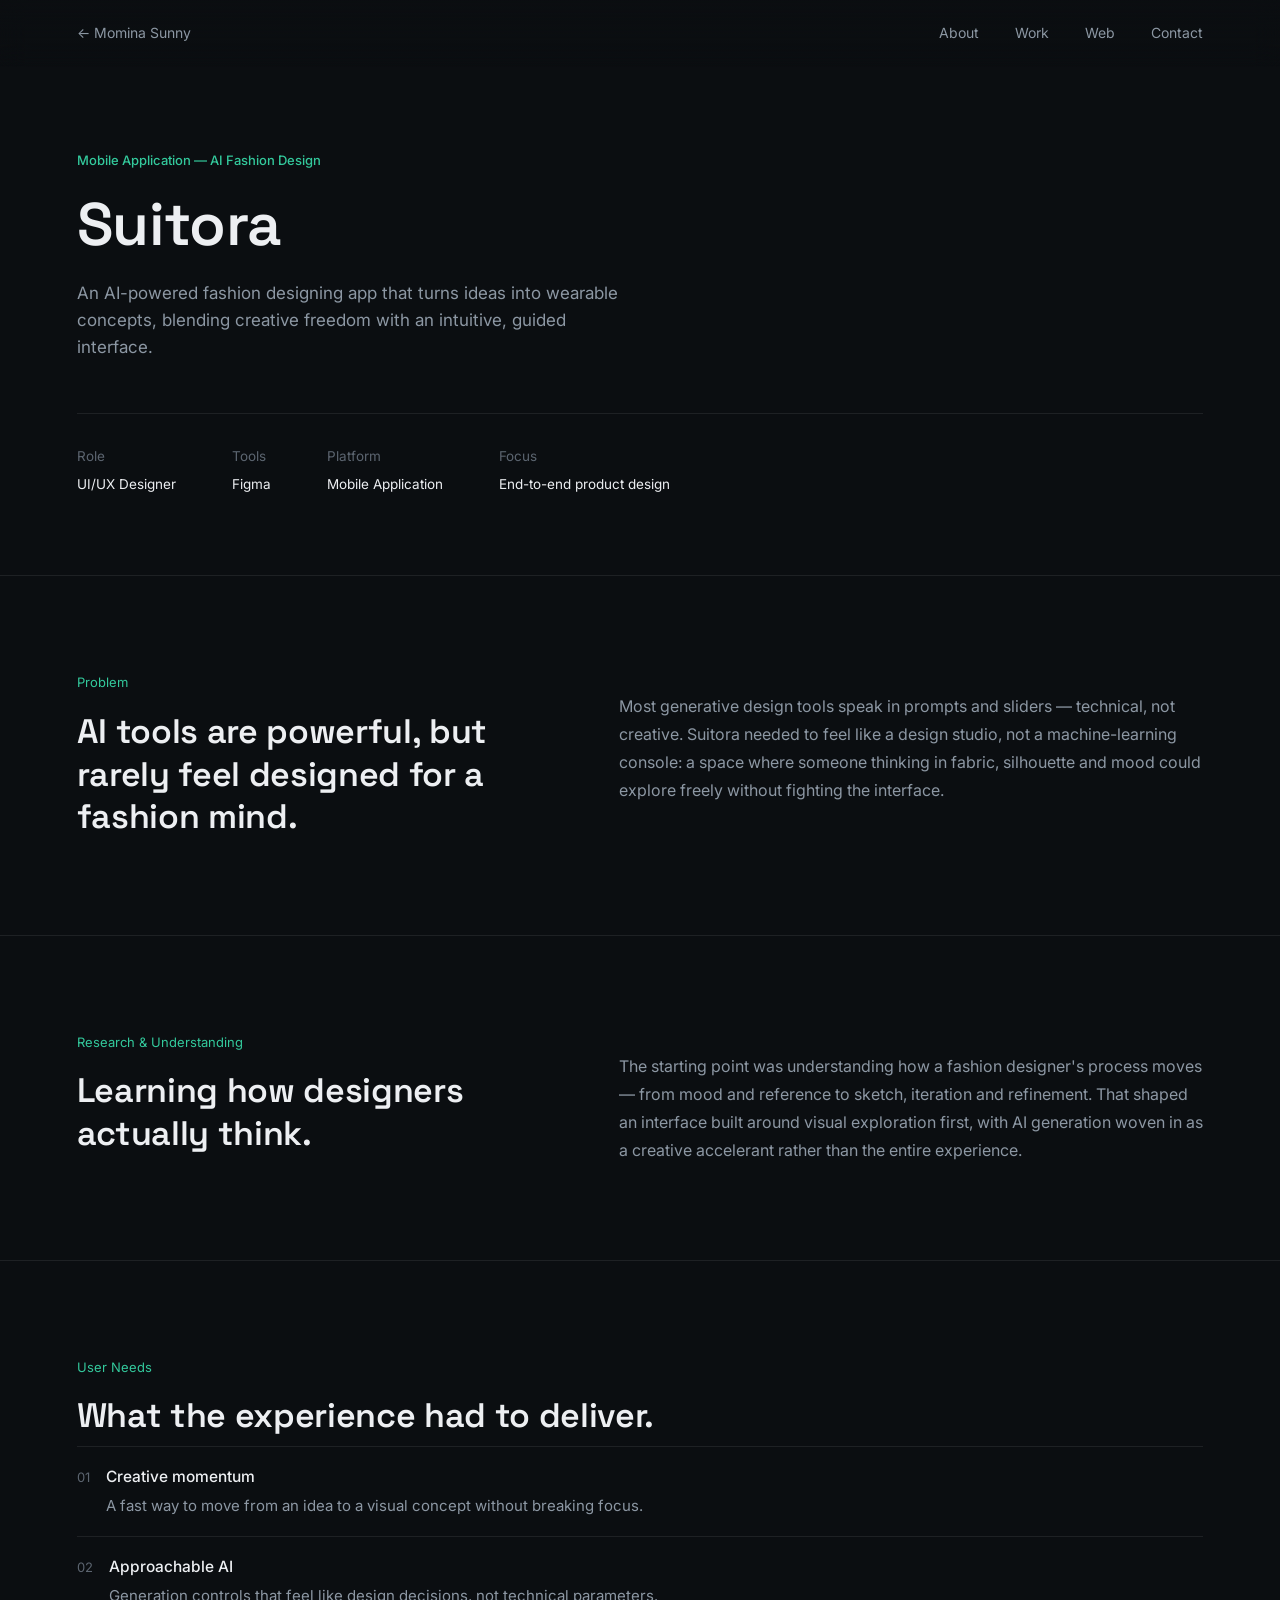
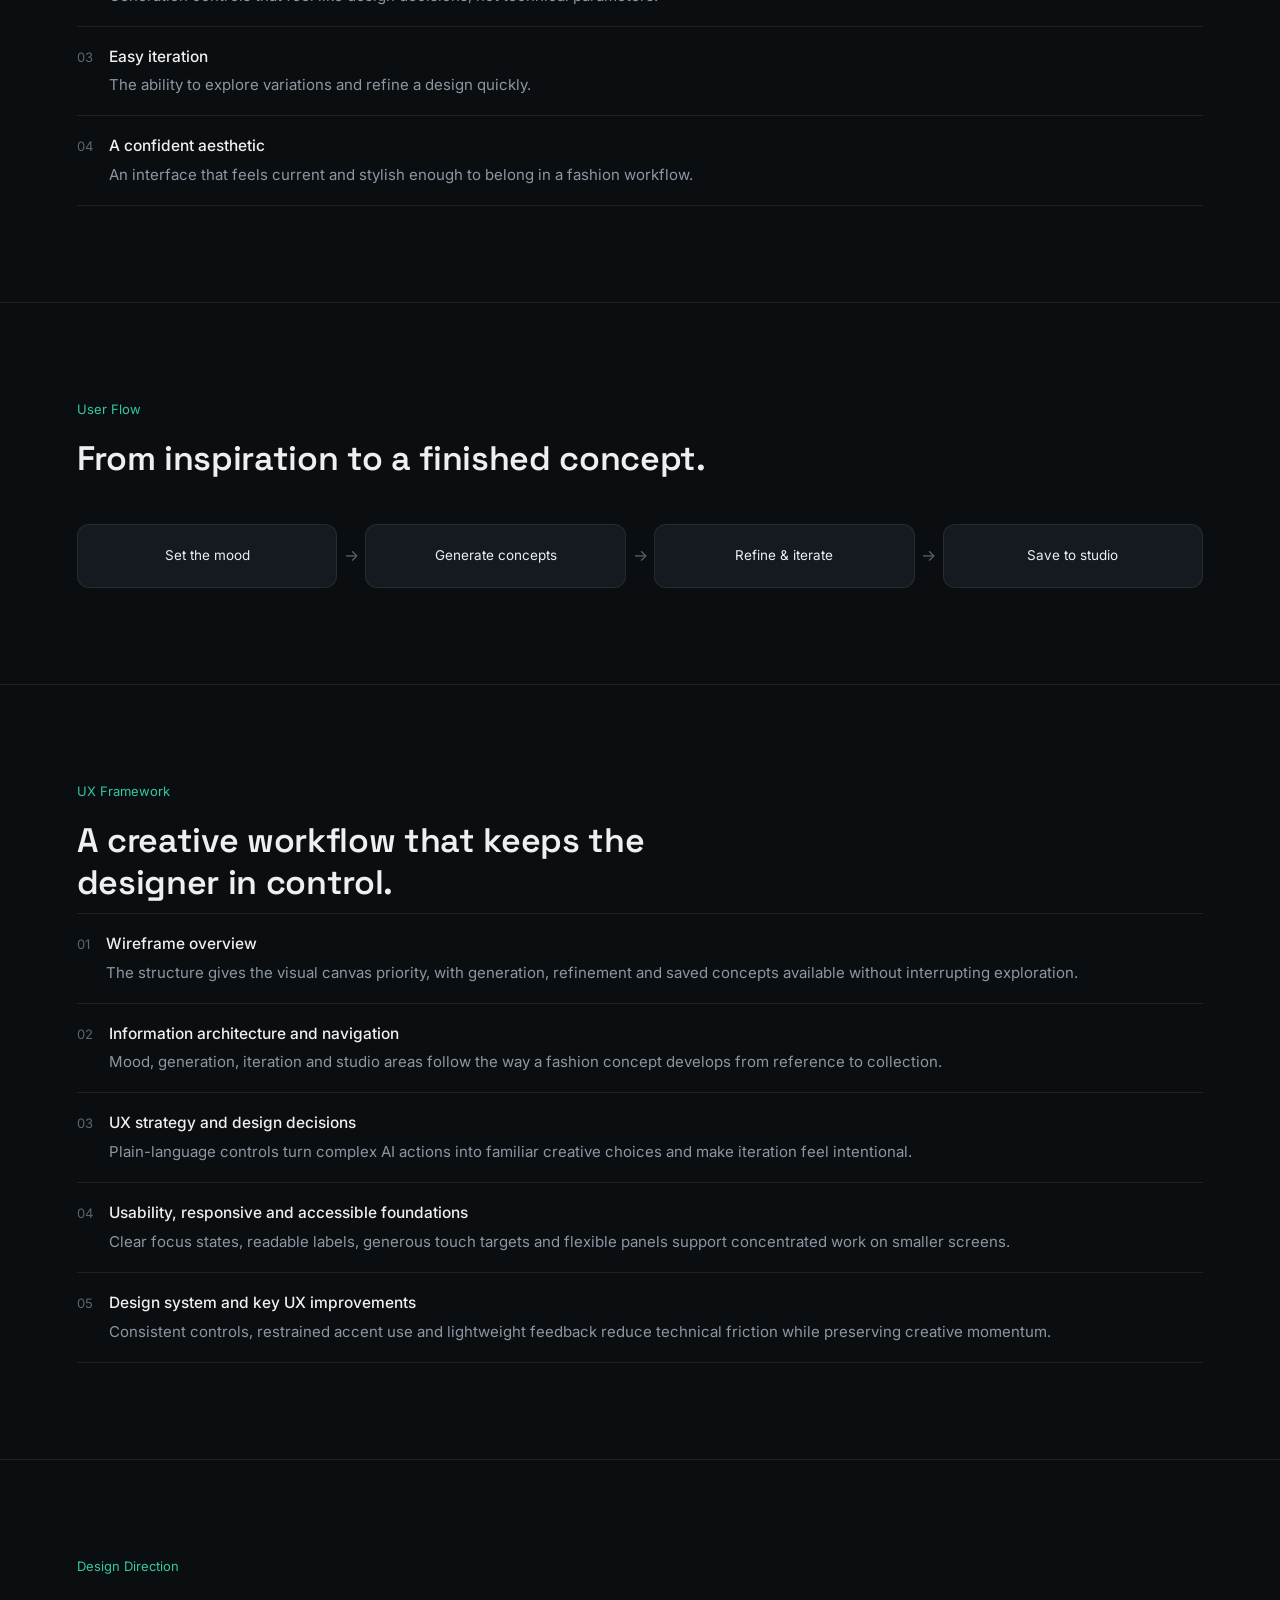
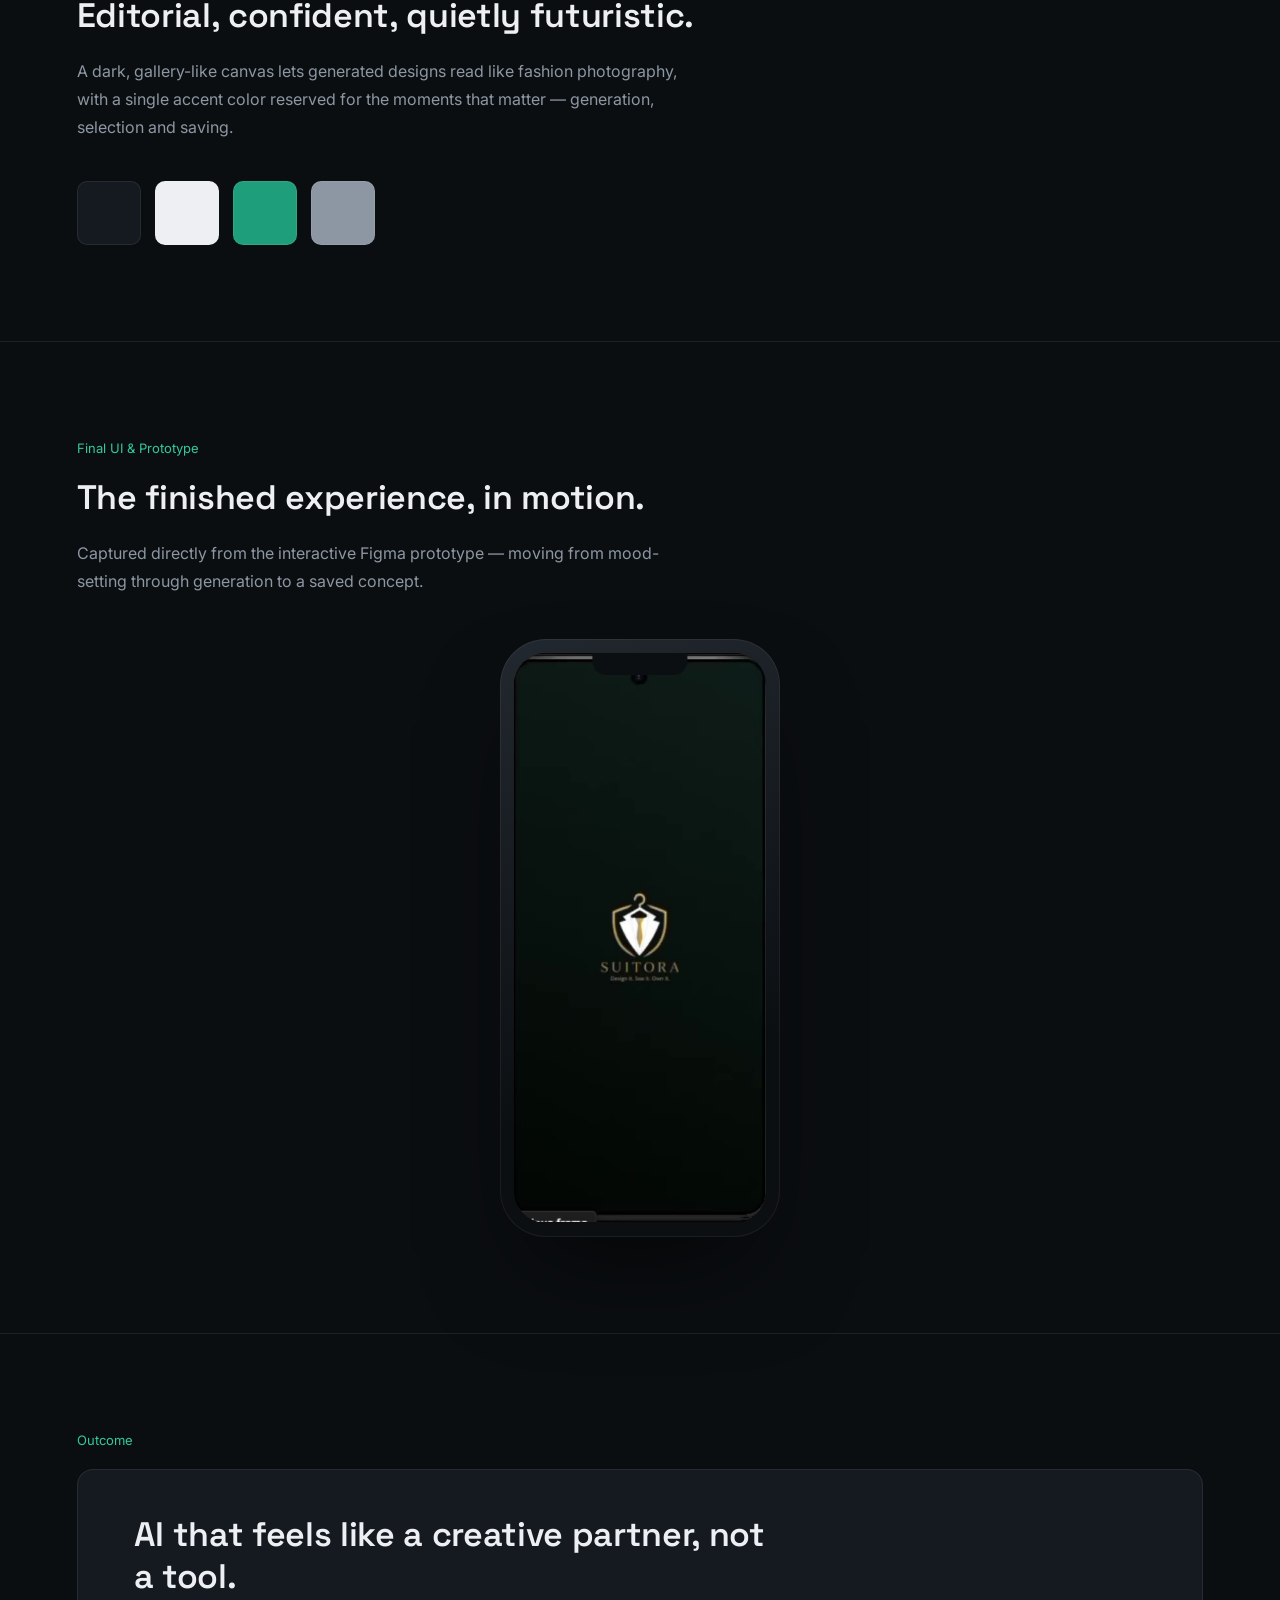
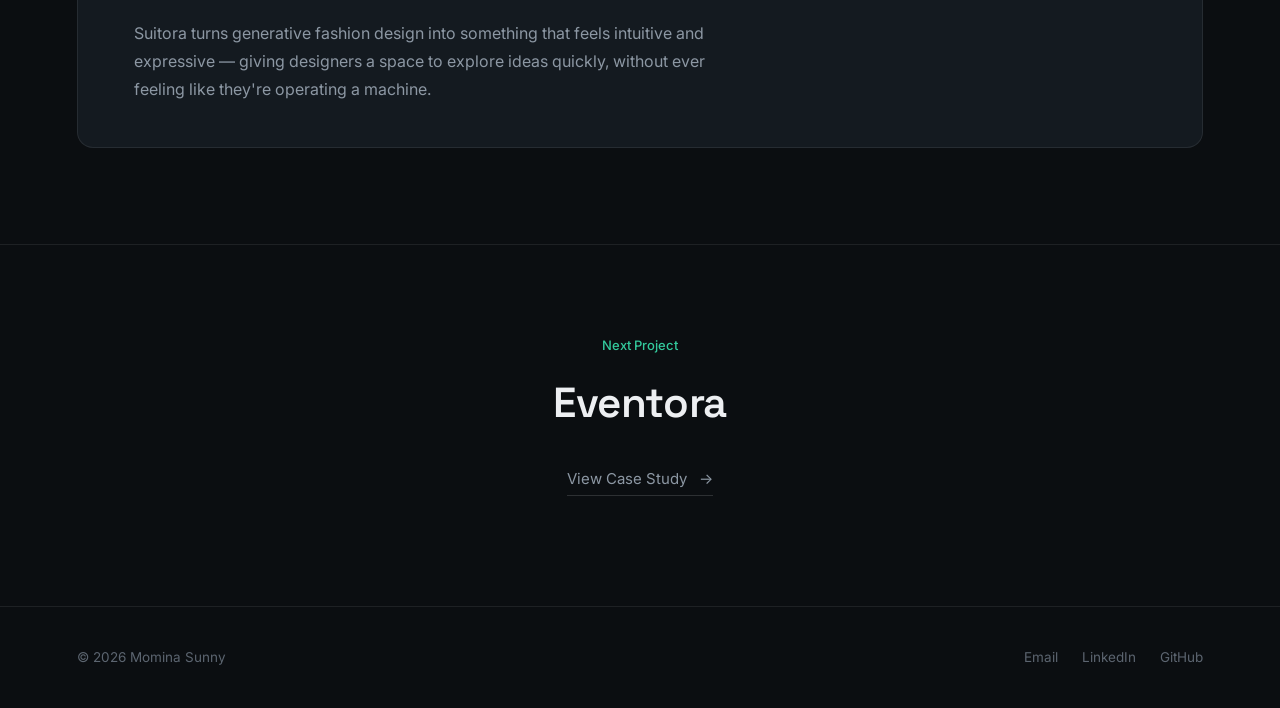
<file: momina-sunny-portfolio (2)/momina-sunny-portfolio/case-suitora.html>
<!DOCTYPE html>
<html lang="en">
<head>
<meta charset="UTF-8">
<meta name="viewport" content="width=device-width, initial-scale=1.0">
<title>Suitora — Case Study | Momina Sunny</title>
<link rel="stylesheet" href="assets/style.css">
<link rel="stylesheet" href="assets/case.css">
</head>
<body>

<nav class="nav">
  <a href="index.html" class="nav-back">← Momina Sunny</a>
  <div class="nav-links">
    <a href="index.html#about">About</a>
    <a href="index.html#work">Work</a>
    <a href="index.html#web">Web</a>
    <a href="index.html#contact">Contact</a>
  </div>
  <button class="nav-toggle" aria-label="Toggle menu">
    <svg width="22" height="22" viewBox="0 0 24 24" fill="none" stroke="currentColor" stroke-width="1.6"><line x1="3" y1="6" x2="21" y2="6"/><line x1="3" y1="12" x2="21" y2="12"/><line x1="3" y1="18" x2="21" y2="18"/></svg>
  </button>
</nav>

<header class="case-hero">
  <div class="case-hero-inner">
    <p class="kicker">Mobile Application — AI Fashion Design</p>
    <h1>Suitora</h1>
    <p class="case-sub">An AI-powered fashion designing app that turns ideas into wearable concepts, blending creative freedom with an intuitive, guided interface.</p>
    <div class="case-meta-row">
      <div><div class="meta-label">Role</div><div class="meta-value">UI/UX Designer</div></div>
      <div><div class="meta-label">Tools</div><div class="meta-value">Figma</div></div>
      <div><div class="meta-label">Platform</div><div class="meta-value">Mobile Application</div></div>
      <div><div class="meta-label">Focus</div><div class="meta-value">End-to-end product design</div></div>
    </div>
  </div>
</header>

<section class="case-section">
  <div class="case-section-inner case-two-col">
    <div>
      <span class="case-tag">Problem</span>
      <h2>AI tools are powerful, but rarely feel designed for a fashion mind.</h2>
    </div>
    <p class="case-text">Most generative design tools speak in prompts and sliders — technical, not creative. Suitora needed to feel like a design studio, not a machine-learning console: a space where someone thinking in fabric, silhouette and mood could explore freely without fighting the interface.</p>
  </div>
</section>

<section class="case-section">
  <div class="case-section-inner case-two-col">
    <div>
      <span class="case-tag">Research &amp; Understanding</span>
      <h2>Learning how designers actually think.</h2>
    </div>
    <p class="case-text">The starting point was understanding how a fashion designer's process moves — from mood and reference to sketch, iteration and refinement. That shaped an interface built around visual exploration first, with AI generation woven in as a creative accelerant rather than the entire experience.</p>
  </div>
</section>

<section class="case-section">
  <div class="case-section-inner">
    <span class="case-tag">User Needs</span>
    <h2>What the experience had to deliver.</h2>
    <div class="need-list">
      <div class="need-item"><span class="n">01</span><p><strong>Creative momentum</strong>A fast way to move from an idea to a visual concept without breaking focus.</p></div>
      <div class="need-item"><span class="n">02</span><p><strong>Approachable AI</strong>Generation controls that feel like design decisions, not technical parameters.</p></div>
      <div class="need-item"><span class="n">03</span><p><strong>Easy iteration</strong>The ability to explore variations and refine a design quickly.</p></div>
      <div class="need-item"><span class="n">04</span><p><strong>A confident aesthetic</strong>An interface that feels current and stylish enough to belong in a fashion workflow.</p></div>
    </div>
  </div>
</section>

<section class="case-section">
  <div class="case-section-inner">
    <span class="case-tag">User Flow</span>
    <h2>From inspiration to a finished concept.</h2>
    <div class="flow-diagram">
      <div class="flow-step">Set the mood</div><div class="flow-arrow">→</div>
      <div class="flow-step">Generate concepts</div><div class="flow-arrow">→</div>
      <div class="flow-step">Refine &amp; iterate</div><div class="flow-arrow">→</div>
      <div class="flow-step">Save to studio</div>
    </div>
  </div>
</section>

<section class="case-section">
  <div class="case-section-inner">
    <span class="case-tag">UX Framework</span>
    <h2>A creative workflow that keeps the designer in control.</h2>
    <div class="need-list">
      <div class="need-item"><span class="n">01</span><p><strong>Wireframe overview</strong>The structure gives the visual canvas priority, with generation, refinement and saved concepts available without interrupting exploration.</p></div>
      <div class="need-item"><span class="n">02</span><p><strong>Information architecture and navigation</strong>Mood, generation, iteration and studio areas follow the way a fashion concept develops from reference to collection.</p></div>
      <div class="need-item"><span class="n">03</span><p><strong>UX strategy and design decisions</strong>Plain-language controls turn complex AI actions into familiar creative choices and make iteration feel intentional.</p></div>
      <div class="need-item"><span class="n">04</span><p><strong>Usability, responsive and accessible foundations</strong>Clear focus states, readable labels, generous touch targets and flexible panels support concentrated work on smaller screens.</p></div>
      <div class="need-item"><span class="n">05</span><p><strong>Design system and key UX improvements</strong>Consistent controls, restrained accent use and lightweight feedback reduce technical friction while preserving creative momentum.</p></div>
    </div>
  </div>
</section>

<section class="case-section">
  <div class="case-section-inner">
    <span class="case-tag">Design Direction</span>
    <h2>Editorial, confident, quietly futuristic.</h2>
    <p class="case-text">A dark, gallery-like canvas lets generated designs read like fashion photography, with a single accent color reserved for the moments that matter — generation, selection and saving.</p>
    <div class="direction-row">
      <div class="swatch" style="background:#141a20"></div>
      <div class="swatch" style="background:#EDEFF2"></div>
      <div class="swatch" style="background:#1F9E7C"></div>
      <div class="swatch" style="background:#8C97A3"></div>
    </div>
  </div>
</section>

<section class="case-section">
  <div class="case-section-inner">
    <span class="case-tag">Final UI &amp; Prototype</span>
    <h2>The finished experience, in motion.</h2>
    <p class="case-text">Captured directly from the interactive Figma prototype — moving from mood-setting through generation to a saved concept.</p>
    <div class="case-device-wrap">
      <div class="phone-mockup">
        <div class="phone-screen">
          <video src="assets/videos/suitora_app.mp4" poster="assets/posters/suitora_app.jpg" data-autoplay muted loop playsinline></video>
        </div>
      </div>
    </div>
  </div>
</section>

<section class="case-section">
  <div class="case-section-inner">
    <span class="case-tag">Outcome</span>
    <div class="outcome-block">
      <h2>AI that feels like a creative partner, not a tool.</h2>
      <p class="case-text">Suitora turns generative fashion design into something that feels intuitive and expressive — giving designers a space to explore ideas quickly, without ever feeling like they're operating a machine.</p>
    </div>
  </div>
</section>

<section class="case-next">
  <p class="kicker">Next Project</p>
  <h2>Eventora</h2>
  <a href="case-eventora.html" class="next-link">View Case Study <span class="btn-arrow">→</span></a>
</section>

<footer class="site-footer">
  <span>© 2026 Momina Sunny</span>
  <div class="footer-links">
    <a href="mailto:mominasunny09@gmail.com">Email</a>
    <a href="https://www.linkedin.com/in/momina-sunny-133303276/" target="_blank" rel="noopener">LinkedIn</a>
    <a href="https://github.com/MominaSunny" target="_blank" rel="noopener">GitHub</a>
  </div>
</footer>

<script src="assets/script.js"></script>
</body>
</html>
</file>
<file: style.css>
/* =========================================================
   MOMINA SUNNY — AI ADS CREATIVE PORTFOLIO
   Design tokens
   ========================================================= */

:root{
  --black: #080808;
  --charcoal: #111111;
  --charcoal-2: #171717;
  --burgundy: #A21942;
  --burgundy-soft: #7d1433;
  --champagne: #D6B77A;
  --off-white: #F5F2EC;
  --gray: #A7A7A7;
  --hairline: rgba(245,242,236,0.12);
  --hairline-strong: rgba(245,242,236,0.22);

  --serif: 'Fraunces', Georgia, serif;
  --sans: 'Manrope', -apple-system, BlinkMacSystemFont, sans-serif;

  --container: 1240px;
  --gutter: clamp(24px, 5vw, 64px);

  --ease: cubic-bezier(.22,.61,.36,1);
}

*, *::before, *::after{ box-sizing: border-box; }

html{
  scroll-behavior: smooth;
  scroll-padding-top: 96px;
}

@media (prefers-reduced-motion: reduce){
  html{ scroll-behavior: auto; }
  *, *::before, *::after{
    animation-duration: 0.01ms !important;
    animation-iteration-count: 1 !important;
    transition-duration: 0.01ms !important;
    scroll-behavior: auto !important;
  }
}

body{
  margin: 0;
  background: var(--black);
  color: var(--off-white);
  font-family: var(--sans);
  font-weight: 400;
  line-height: 1.6;
  -webkit-font-smoothing: antialiased;
  overflow-x: hidden;
}

img, video{ max-width: 100%; display: block; }

a{ color: inherit; text-decoration: none; }

ul, ol{ list-style: none; margin: 0; padding: 0; }

h1,h2,h3,h4{
  font-family: var(--serif);
  font-weight: 500;
  margin: 0;
  letter-spacing: -0.01em;
}

p{ margin: 0; }

.skip-link{
  position: absolute;
  left: -999px;
  top: 0;
  background: var(--champagne);
  color: var(--black);
  padding: 12px 20px;
  z-index: 999;
}
.skip-link:focus{ left: 16px; top: 16px; }

:focus-visible{
  outline: 2px solid var(--champagne);
  outline-offset: 3px;
}

.section-inner{
  max-width: var(--container);
  margin: 0 auto;
  padding: 0 var(--gutter);
}

.section-title{
  font-size: clamp(28px, 3.6vw, 46px);
  line-height: 1.12;
  max-width: 16ch;
  margin-bottom: clamp(32px, 5vw, 56px);
  color: var(--off-white);
}

/* film grain overlay */
.grain{
  position: fixed;
  inset: 0;
  pointer-events: none;
  z-index: 500;
  opacity: 0.035;
  mix-blend-mode: overlay;
  background-image: url("data:image/svg+xml,%3Csvg xmlns='http://www.w3.org/2000/svg' width='120' height='120'%3E%3Cfilter id='n'%3E%3CfeTurbulence type='fractalNoise' baseFrequency='0.9' numOctaves='2' stitchTiles='stitch'/%3E%3C/filter%3E%3Crect width='100%25' height='100%25' filter='url(%23n)'/%3E%3C/svg%3E");
}

.btn{
  display: inline-flex;
  align-items: center;
  justify-content: center;
  gap: 8px;
  padding: 15px 30px;
  font-family: var(--sans);
  font-size: 14.5px;
  font-weight: 600;
  border-radius: 2px;
  border: 1px solid transparent;
  cursor: pointer;
  transition: background .35s var(--ease), color .35s var(--ease), border-color .35s var(--ease), transform .2s var(--ease);
  white-space: nowrap;
}
.btn-solid{
  background: var(--off-white);
  color: var(--black);
}
.btn-solid:hover{ background: var(--champagne); }

.btn-outline{
  border-color: var(--hairline-strong);
  color: var(--off-white);
  padding: 11px 24px;
}
.btn-outline:hover{ border-color: var(--champagne); color: var(--champagne); }

.btn-ghost{
  color: var(--off-white);
  border-bottom: 1px solid var(--hairline-strong);
  border-radius: 0;
  padding: 15px 4px;
}
.btn-ghost:hover{ border-color: var(--champagne); color: var(--champagne); }

.btn-line{
  background: transparent;
  border: 1px solid var(--hairline-strong);
  color: var(--off-white);
  padding: 11px 22px;
  font-size: 13.5px;
}
.btn-line:hover{ border-color: var(--champagne); color: var(--champagne); }

/* =========================================================
   HEADER / NAV
   ========================================================= */

.site-header{
  position: fixed;
  top: 0; left: 0; right: 0;
  z-index: 400;
  transition: background .4s var(--ease), border-color .4s var(--ease), backdrop-filter .4s var(--ease);
  border-bottom: 1px solid transparent;
}
.site-header.scrolled{
  background: rgba(8,8,8,0.78);
  backdrop-filter: blur(14px);
  -webkit-backdrop-filter: blur(14px);
  border-bottom: 1px solid var(--hairline);
}

.header-inner{
  max-width: var(--container);
  margin: 0 auto;
  padding: 22px var(--gutter);
  display: flex;
  align-items: center;
  justify-content: space-between;
  gap: 24px;
}

.logo{
  font-family: var(--serif);
  font-size: 19px;
  letter-spacing: 0.02em;
  color: var(--off-white);
}

.main-nav ul{
  display: flex;
  gap: clamp(18px, 2.4vw, 34px);
}

.nav-link{
  position: relative;
  font-size: 13.5px;
  font-weight: 500;
  color: var(--gray);
  padding: 6px 0;
  transition: color .3s var(--ease);
}
.nav-link::after{
  content: "";
  position: absolute;
  left: 0; right: 100%;
  bottom: 0;
  height: 1px;
  background: var(--champagne);
  transition: right .35s var(--ease);
}
.nav-link:hover{ color: var(--off-white); }
.nav-link:hover::after, .nav-link.active-link::after{ right: 0; }
.nav-link.active-link{ color: var(--off-white); }

.nav-cta{ flex-shrink: 0; }

.menu-toggle{
  display: none;
  flex-direction: column;
  justify-content: center;
  gap: 5px;
  width: 40px;
  height: 40px;
  background: none;
  border: none;
  cursor: pointer;
}
.menu-toggle span{
  display: block;
  width: 22px;
  height: 1px;
  background: var(--off-white);
  transition: transform .35s var(--ease), opacity .3s var(--ease);
}
.menu-toggle.is-open span:nth-child(1){ transform: translateY(6px) rotate(45deg); }
.menu-toggle.is-open span:nth-child(2){ opacity: 0; }
.menu-toggle.is-open span:nth-child(3){ transform: translateY(-6px) rotate(-45deg); }

.mobile-nav{
  position: fixed;
  inset: 0;
  z-index: 390;
  background: var(--black);
  display: flex;
  flex-direction: column;
  justify-content: center;
  align-items: center;
  gap: 40px;
  transform: translateY(-100%);
  opacity: 0;
  transition: transform .5s var(--ease), opacity .4s var(--ease);
  pointer-events: none;
}
.mobile-nav.is-open{
  transform: translateY(0);
  opacity: 1;
  pointer-events: auto;
}
.mobile-nav ul{
  display: flex;
  flex-direction: column;
  align-items: center;
  gap: 26px;
}
.mobile-link{
  font-family: var(--serif);
  font-size: 30px;
  color: var(--off-white);
}

/* =========================================================
   HERO
   ========================================================= */

.hero{
  min-height: 100svh;
  display: flex;
  align-items: center;
  padding: 140px 0 80px;
  position: relative;
  background:
    radial-gradient(ellipse 60% 50% at 82% 18%, rgba(162,25,66,0.16), transparent 60%),
    radial-gradient(ellipse 45% 40% at 10% 85%, rgba(214,183,122,0.07), transparent 60%);
}

.hero-inner{
  max-width: var(--container);
  margin: 0 auto;
  padding: 0 var(--gutter);
  display: grid;
  grid-template-columns: 1.15fr 0.85fr;
  gap: clamp(32px, 6vw, 80px);
  align-items: center;
}

.kicker{
  font-size: 14px;
  color: var(--champagne);
  font-weight: 500;
  margin-bottom: 26px;
}

.hero-title{
  font-size: clamp(40px, 6.2vw, 76px);
  line-height: 1.04;
  color: var(--off-white);
  font-weight: 500;
}
.hero-title .hl{
  font-style: italic;
  font-weight: 400;
  color: var(--burgundy);
  background: linear-gradient(90deg, var(--burgundy), var(--champagne));
  -webkit-background-clip: text;
  background-clip: text;
  -webkit-text-fill-color: transparent;
}

.hero-sub{
  margin-top: 26px;
  max-width: 46ch;
  font-size: 17px;
  color: var(--gray);
  line-height: 1.7;
}

.hero-actions{
  margin-top: 40px;
  display: flex;
  gap: 18px;
  flex-wrap: wrap;
}

.hero-tags{
  margin-top: 34px;
  font-size: 12.5px;
  color: var(--gray);
  letter-spacing: 0.02em;
}

.hero-visual{
  position: relative;
  display: flex;
  justify-content: center;
}

.phone-frame{
  width: min(100%, 300px);
  aspect-ratio: 9/16;
  border-radius: 22px;
  overflow: hidden;
  border: 1px solid var(--hairline-strong);
  box-shadow: 0 40px 90px rgba(0,0,0,0.55), 0 0 0 1px rgba(214,183,122,0.06);
  position: relative;
  animation: float-frame 7s ease-in-out infinite;
}
@keyframes float-frame{
  0%,100%{ transform: translateY(0); }
  50%{ transform: translateY(-14px); }
}
.phone-video{
  width: 100%; height: 100%;
  object-fit: cover;
}

.floating-label{
  position: absolute;
  font-size: 11.5px;
  font-weight: 600;
  letter-spacing: 0.04em;
  padding: 9px 15px;
  border-radius: 2px;
  background: rgba(17,17,17,0.85);
  border: 1px solid var(--hairline-strong);
  backdrop-filter: blur(8px);
  color: var(--off-white);
  animation: drift 6s ease-in-out infinite;
}
.label-a{ top: 6%; left: -6%; animation-delay: 0s; }
.label-b{ bottom: 22%; right: -10%; animation-delay: 1.2s; }
.label-c{ bottom: 4%; left: 4%; animation-delay: 2.4s; color: var(--champagne); }
@keyframes drift{
  0%,100%{ transform: translateY(0); }
  50%{ transform: translateY(-8px); }
}

@media (prefers-reduced-motion: reduce){
  .phone-frame, .floating-label{ animation: none; }
}

/* =========================================================
   ABOUT
   ========================================================= */

.about{ padding: clamp(80px,10vw,140px) 0; border-top: 1px solid var(--hairline); }

.about-grid{
  display: grid;
  grid-template-columns: 0.9fr 1.1fr;
  gap: clamp(32px, 6vw, 80px);
}

.about-body-col p{
  color: var(--gray);
  font-size: 16.5px;
  line-height: 1.8;
  max-width: 62ch;
  margin-bottom: 20px;
}
.about-extra{
  color: var(--champagne) !important;
  font-size: 14.5px !important;
  margin-top: 30px !important;
}

/* =========================================================
   CAPABILITIES
   ========================================================= */

.capabilities{ padding: clamp(60px,8vw,100px) 0; border-top: 1px solid var(--hairline); }

.capability-grid{
  display: grid;
  grid-template-columns: repeat(4, 1fr);
  gap: 1px;
  background: var(--hairline);
  border: 1px solid var(--hairline);
}

.capability-card{
  background: var(--black);
  padding: 36px 30px;
  transition: background .4s var(--ease);
}
.capability-card:hover{ background: var(--charcoal); }
.capability-card h3{
  font-size: 19px;
  margin-bottom: 14px;
  color: var(--off-white);
}
.capability-card p{
  font-size: 14.5px;
  color: var(--gray);
  line-height: 1.65;
}

/* =========================================================
   SHOWCASE / PROJECT GRID
   ========================================================= */

.showcase{ padding: clamp(80px,10vw,140px) 0; border-top: 1px solid var(--hairline); }

.showcase-head{ max-width: 640px; }
.showcase-sub{
  color: var(--gray);
  font-size: 16px;
  margin-top: -24px;
  margin-bottom: 40px;
  display: block;
}

.filter-bar{
  display: flex;
  gap: 10px;
  flex-wrap: wrap;
  margin-bottom: 48px;
}
.filter-btn{
  background: transparent;
  border: 1px solid var(--hairline-strong);
  color: var(--gray);
  font-family: var(--sans);
  font-size: 13px;
  font-weight: 600;
  padding: 10px 20px;
  border-radius: 2px;
  cursor: pointer;
  transition: all .3s var(--ease);
}
.filter-btn:hover{ color: var(--off-white); border-color: var(--off-white); }
.filter-btn.is-active{
  background: var(--off-white);
  color: var(--black);
  border-color: var(--off-white);
}

.project-grid{
  display: grid;
  grid-template-columns: repeat(2, 1fr);
  gap: clamp(28px, 3vw, 48px);
}

.project-card{
  transition: opacity .4s var(--ease), transform .4s var(--ease);
}
.project-card.is-hidden{
  display: none;
}

.project-media{
  position: relative;
  aspect-ratio: 9/16;
  overflow: hidden;
  border: 1px solid var(--hairline);
  background: var(--charcoal);
  cursor: pointer;
}
.project-video{
  width: 100%; height: 100%;
  object-fit: cover;
  transition: transform .7s var(--ease);
}
.project-media:hover .project-video{ transform: scale(1.045); }

.project-index{
  position: absolute;
  top: 18px; left: 18px;
  font-size: 11.5px;
  letter-spacing: 0.04em;
  color: var(--off-white);
  background: rgba(8,8,8,0.55);
  border: 1px solid var(--hairline-strong);
  padding: 6px 12px;
  backdrop-filter: blur(6px);
}

.project-media::after{
  content: "";
  position: absolute;
  inset: 0;
  border: 1px solid transparent;
  transition: border-color .4s var(--ease);
  pointer-events: none;
}
.project-media:hover::after{ border-color: var(--champagne); }

.project-info{ padding-top: 22px; }
.project-info-top{
  display: flex;
  justify-content: space-between;
  align-items: baseline;
  gap: 12px;
}
.project-info-top h3{
  font-size: 21px;
  color: var(--off-white);
}
.project-format{
  font-size: 12px;
  color: var(--champagne);
  flex-shrink: 0;
  white-space: nowrap;
}
.project-meta{
  font-size: 13px;
  color: var(--gray);
  margin-top: 8px;
}
.project-desc{
  font-size: 14.5px;
  color: var(--gray);
  line-height: 1.65;
  margin-top: 12px;
  max-width: 46ch;
}
.view-project-btn{ margin-top: 20px; }

/* =========================================================
   PROCESS
   ========================================================= */

.process{ padding: clamp(80px,10vw,140px) 0; border-top: 1px solid var(--hairline); }

.process-list{
  display: grid;
  grid-template-columns: repeat(3, 1fr);
  gap: 40px 32px;
}

.process-step{
  display: flex;
  gap: 20px;
  padding-top: 24px;
  border-top: 1px solid var(--hairline);
}
.process-num{
  font-family: var(--serif);
  font-size: 22px;
  color: var(--burgundy);
  font-style: italic;
  flex-shrink: 0;
}
.process-step h3{
  font-size: 18px;
  margin-bottom: 8px;
  color: var(--off-white);
}
.process-step p{
  font-size: 14px;
  color: var(--gray);
  line-height: 1.6;
}

/* =========================================================
   FEATURED WORK
   ========================================================= */

.featured{ padding: clamp(80px,10vw,140px) 0; border-top: 1px solid var(--hairline); }

.featured-grid{
  display: grid;
  grid-template-columns: repeat(3, 1fr);
  grid-auto-rows: 220px;
  gap: 18px;
}
.featured-item{
  position: relative;
  overflow: hidden;
  border: 1px solid var(--hairline);
  cursor: default;
}
.featured-item video{
  width: 100%; height: 100%;
  object-fit: cover;
  transition: transform .8s var(--ease);
}
.featured-item:hover video{ transform: scale(1.06); }

.featured-large{ grid-row: span 2; }

.featured-caption{
  position: absolute;
  left: 0; right: 0; bottom: 0;
  padding: 20px;
  background: linear-gradient(0deg, rgba(8,8,8,0.9), transparent 80%);
}
.featured-caption h3{
  font-size: 16px;
  color: var(--off-white);
}
.featured-caption p{
  font-size: 12px;
  color: var(--champagne);
  margin-top: 4px;
}

/* =========================================================
   TOOLS
   ========================================================= */

.tools{ padding: clamp(60px,8vw,90px) 0; border-top: 1px solid var(--hairline); }

.tool-badges{
  display: flex;
  flex-wrap: wrap;
  gap: 12px;
}
.tool-badge{
  font-size: 13px;
  color: var(--gray);
  border: 1px solid var(--hairline-strong);
  padding: 9px 18px;
  border-radius: 2px;
}
.tool-primary{
  color: var(--off-white);
  border-color: var(--champagne);
}

/* =========================================================
   APPROACH
   ========================================================= */

.approach{ padding: clamp(80px,10vw,140px) 0; border-top: 1px solid var(--hairline); }

.approach-grid{
  display: grid;
  grid-template-columns: repeat(4, 1fr);
  gap: 32px;
}
.approach-card h3{
  font-size: 17px;
  color: var(--off-white);
  margin-bottom: 12px;
  padding-bottom: 16px;
  border-bottom: 1px solid var(--hairline-strong);
}
.approach-card p{
  font-size: 14px;
  color: var(--gray);
  line-height: 1.65;
}

/* =========================================================
   CONTACT
   ========================================================= */

.contact{
  padding: clamp(100px,14vw,180px) 0;
  border-top: 1px solid var(--hairline);
  background: radial-gradient(ellipse 70% 60% at 50% 40%, rgba(162,25,66,0.14), transparent 65%);
  text-align: center;
}
.contact-inner{ display: flex; flex-direction: column; align-items: center; }

.contact-title{
  font-size: clamp(32px, 5vw, 58px);
  max-width: 16ch;
  color: var(--off-white);
}
.contact-sub{
  margin-top: 22px;
  max-width: 46ch;
  color: var(--gray);
  font-size: 16.5px;
  line-height: 1.7;
}
.contact-cta{ margin-top: 40px; }

.contact-links{
  margin-top: 56px;
  display: flex;
  gap: 28px;
  flex-wrap: wrap;
  justify-content: center;
}
.contact-links a{
  font-size: 13.5px;
  color: var(--gray);
  padding-bottom: 4px;
  border-bottom: 1px solid transparent;
  transition: color .3s var(--ease), border-color .3s var(--ease);
}
.contact-links a:hover{ color: var(--champagne); border-color: var(--champagne); }

/* =========================================================
   FOOTER
   ========================================================= */

.site-footer{
  border-top: 1px solid var(--hairline);
  padding: 56px 0 28px;
}
.footer-inner{
  display: flex;
  justify-content: space-between;
  align-items: flex-start;
  flex-wrap: wrap;
  gap: 24px;
}
.footer-logo{
  font-family: var(--serif);
  font-size: 18px;
  color: var(--off-white);
}
.footer-desc{
  font-size: 13px;
  color: var(--gray);
  margin-top: 8px;
}
.footer-nav{
  display: flex;
  gap: 22px;
  flex-wrap: wrap;
}
.footer-nav a{
  font-size: 13px;
  color: var(--gray);
  transition: color .3s var(--ease);
}
.footer-nav a:hover{ color: var(--champagne); }

.footer-copy{
  text-align: center;
  font-size: 12px;
  color: var(--gray);
  margin-top: 48px;
  opacity: 0.7;
}

/* =========================================================
   MODAL
   ========================================================= */

.modal-overlay{
  position: fixed;
  inset: 0;
  z-index: 600;
  background: rgba(8,8,8,0.86);
  backdrop-filter: blur(10px);
  display: flex;
  align-items: center;
  justify-content: center;
  padding: 24px;
  opacity: 0;
  pointer-events: none;
  transition: opacity .35s var(--ease);
}
.modal-overlay.is-open{
  opacity: 1;
  pointer-events: auto;
}

.modal{
  background: var(--charcoal-2);
  border: 1px solid var(--hairline-strong);
  max-width: 940px;
  width: 100%;
  max-height: 88vh;
  overflow-y: auto;
  position: relative;
  transform: translateY(24px) scale(0.98);
  opacity: 0;
  transition: transform .4s var(--ease), opacity .4s var(--ease);
}
.modal-overlay.is-open .modal{
  transform: translateY(0) scale(1);
  opacity: 1;
}

.modal-close{
  position: absolute;
  top: 18px; right: 18px;
  width: 40px; height: 40px;
  background: rgba(8,8,8,0.6);
  border: 1px solid var(--hairline-strong);
  color: var(--off-white);
  font-size: 22px;
  line-height: 1;
  cursor: pointer;
  z-index: 5;
  transition: border-color .3s var(--ease), color .3s var(--ease);
}
.modal-close:hover{ border-color: var(--champagne); color: var(--champagne); }

.modal-grid{
  display: grid;
  grid-template-columns: 0.8fr 1.2fr;
}

.modal-video-col{
  background: var(--black);
  display: flex;
  align-items: center;
  justify-content: center;
}
.modal-video{
  width: 100%;
  max-height: 88vh;
  aspect-ratio: 9/16;
  object-fit: cover;
}

.modal-info-col{ padding: 44px 40px; }

.modal-eyebrow{
  font-size: 12.5px;
  color: var(--champagne);
  font-weight: 600;
}
.modal-title{
  font-size: 27px;
  margin-top: 12px;
  margin-bottom: 30px;
  color: var(--off-white);
}

.modal-details div{
  padding: 16px 0;
  border-top: 1px solid var(--hairline);
}
.modal-details dt{
  font-size: 12px;
  color: var(--gray);
  margin-bottom: 6px;
  text-transform: uppercase;
  letter-spacing: 0.06em;
}
.modal-details dd{
  margin: 0;
  font-size: 14.5px;
  color: var(--off-white);
  line-height: 1.6;
}

/* =========================================================
   RESPONSIVE
   ========================================================= */

@media (max-width: 1024px){
  .main-nav, .nav-cta{ display: none; }
  .menu-toggle{ display: flex; }

  .hero-inner{ grid-template-columns: 1fr; }
  .hero-visual{ order: -1; margin-bottom: 20px; }
  .phone-frame{ width: 220px; }

  .about-grid{ grid-template-columns: 1fr; }

  .capability-grid{ grid-template-columns: repeat(2, 1fr); }

  .process-list{ grid-template-columns: repeat(2, 1fr); }

  .featured-grid{ grid-template-columns: repeat(2, 1fr); }
  .featured-large{ grid-row: span 1; }

  .approach-grid{ grid-template-columns: repeat(2, 1fr); }

  .modal-grid{ grid-template-columns: 1fr; }
  .modal-video{ max-height: 50vh; }
}

@media (max-width: 680px){
  .project-grid{ grid-template-columns: 1fr; }
  .capability-grid{ grid-template-columns: 1fr; }
  .process-list{ grid-template-columns: 1fr; }
  .featured-grid{ grid-template-columns: 1fr; grid-auto-rows: 340px; }
  .featured-large{ grid-row: span 1; }
  .approach-grid{ grid-template-columns: 1fr; }
  .footer-inner{ flex-direction: column; }
  .hero{ padding-top: 120px; }
}

/* =========================================================
   SCROLL REVEAL
   ========================================================= */

.reveal{
  opacity: 0;
  transform: translateY(24px);
  transition: opacity .8s var(--ease), transform .8s var(--ease);
}
.reveal.is-visible{
  opacity: 1;
  transform: translateY(0);
}
</file>
<file: momina-sunny-portfolio (2)/momina-sunny-portfolio/assets/style.css>
/* ============================================================
   Momina Sunny — UI/UX Designer Portfolio
   Design tokens
   ============================================================ */

@import url('https://fonts.googleapis.com/css2?family=Inter:wght@400;500;600&family=Space+Grotesk:wght@500;600;700&display=swap');

:root{
  --bg:            #0B0E11;
  --bg-alt:        #10141a;
  --surface:       #141a20;
  --surface-2:     #171e25;
  --border:        rgba(255,255,255,0.08);
  --border-strong: rgba(255,255,255,0.14);

  --text:          #EDEFF2;
  --text-muted:    #8C97A3;
  --text-faint:    #5C6570;

  --accent:        #1F9E7C;
  --accent-bright: #33C99C;
  --accent-dim:    rgba(31,158,124,0.14);

  --font-display: 'Space Grotesk', 'Inter', sans-serif;
  --font-body:    'Inter', sans-serif;

  --container: 1180px;
  --edge: clamp(24px, 6vw, 80px);

  --ease: cubic-bezier(.22,.68,0,1);
}

*, *::before, *::after{ box-sizing: border-box; }

html{
  scroll-behavior: smooth;
  background: var(--bg);
}

@media (prefers-reduced-motion: reduce){
  html{ scroll-behavior: auto; }
  *{ animation-duration: 0.001ms !important; animation-iteration-count: 1 !important; transition-duration: 0.001ms !important; }
}

body{
  margin: 0;
  background: var(--bg);
  color: var(--text);
  font-family: var(--font-body);
  font-size: 16px;
  line-height: 1.6;
  -webkit-font-smoothing: antialiased;
  overflow-x: hidden;
}

img, video{ max-width: 100%; display: block; }

a{ color: inherit; text-decoration: none; }

::selection{ background: var(--accent-dim); color: var(--accent-bright); }

:focus-visible{
  outline: 1.5px solid var(--accent-bright);
  outline-offset: 3px;
}

h1,h2,h3,h4{
  font-family: var(--font-display);
  font-weight: 600;
  margin: 0;
  letter-spacing: -0.01em;
}

p{ margin: 0; }

.container{
  max-width: var(--container);
  margin: 0 auto;
  padding-left: var(--edge);
  padding-right: var(--edge);
}

/* ---------- Nav ---------- */

.nav{
  position: fixed;
  top: 0; left: 0; right: 0;
  z-index: 100;
  display: flex;
  align-items: center;
  justify-content: space-between;
  padding: 22px var(--edge);
  backdrop-filter: blur(14px);
  background: linear-gradient(to bottom, rgba(11,14,17,0.86), rgba(11,14,17,0));
  transition: background .4s var(--ease), border-color .4s var(--ease);
  border-bottom: 1px solid transparent;
}
.nav.is-scrolled{
  background: rgba(11,14,17,0.82);
  border-bottom-color: var(--border);
}
.nav-logo{
  font-family: var(--font-display);
  font-size: 17px;
  font-weight: 600;
  color: var(--text);
}
.nav-logo span{ color: var(--accent-bright); }

.nav-links{
  display: flex;
  gap: 36px;
}
.nav-links a{
  font-size: 14px;
  color: var(--text-muted);
  transition: color .25s var(--ease);
  position: relative;
}
.nav-links a:hover{ color: var(--text); }

.nav-back{
  font-size: 14px;
  color: var(--text-muted);
  display: flex;
  align-items: center;
  gap: 8px;
  transition: color .25s var(--ease), gap .25s var(--ease);
}
.nav-back:hover{ color: var(--text); gap: 12px; }

.nav-toggle{
  display: none;
  background: none;
  border: none;
  color: var(--text);
  cursor: pointer;
  padding: 4px;
}

@media (max-width: 760px){
  .nav-links{
    position: fixed;
    top: 0; right: 0;
    height: 100vh;
    width: min(280px, 76vw);
    background: var(--bg-alt);
    border-left: 1px solid var(--border);
    flex-direction: column;
    justify-content: center;
    gap: 28px;
    padding: 40px;
    transform: translateX(100%);
    transition: transform .45s var(--ease);
  }
  .nav-links.is-open{ transform: translateX(0); }
  .nav-toggle{ display: block; z-index: 101; }
}

/* ---------- Buttons ---------- */

.btn{
  display: inline-flex;
  align-items: center;
  gap: 10px;
  font-family: var(--font-body);
  font-size: 14.5px;
  font-weight: 500;
  padding: 14px 26px;
  border-radius: 100px;
  border: 1px solid var(--border-strong);
  color: var(--text);
  background: transparent;
  cursor: pointer;
  transition: border-color .3s var(--ease), background .3s var(--ease), transform .3s var(--ease);
}
.btn:hover{
  border-color: var(--accent);
  background: var(--accent-dim);
  transform: translateY(-1px);
}
.btn-solid{
  background: var(--accent);
  border-color: var(--accent);
  color: #08110d;
  font-weight: 600;
}
.btn-solid:hover{
  background: var(--accent-bright);
  border-color: var(--accent-bright);
}
.btn-arrow{ transition: transform .3s var(--ease); }
.btn:hover .btn-arrow{ transform: translateX(3px); }

/* ---------- Section scaffolding ---------- */

section{ position: relative; }

.section-pad{ padding: 140px 0; }
@media (max-width: 760px){ .section-pad{ padding: 96px 0; } }

.kicker{
  font-family: var(--font-body);
  font-size: 13px;
  color: var(--accent-bright);
  font-weight: 500;
  margin-bottom: 18px;
}

.section-head{
  max-width: 620px;
  margin-bottom: 64px;
}
.section-head h2{
  font-size: clamp(28px, 4vw, 40px);
  line-height: 1.2;
}
.section-head p{
  margin-top: 18px;
  color: var(--text-muted);
  font-size: 16.5px;
  max-width: 520px;
}

.reveal{
  opacity: 0;
  transform: translateY(28px);
  transition: opacity .9s var(--ease), transform .9s var(--ease);
}
.reveal.is-visible{
  opacity: 1;
  transform: translateY(0);
}

/* ---------- Footer ---------- */

.site-footer{
  border-top: 1px solid var(--border);
  padding: 40px var(--edge);
  display: flex;
  align-items: center;
  justify-content: space-between;
  color: var(--text-faint);
  font-size: 13.5px;
}
.site-footer .footer-links{
  display: flex;
  gap: 24px;
}
.site-footer .footer-links a{ color: var(--text-faint); transition: color .25s var(--ease); }
.site-footer .footer-links a:hover{ color: var(--text-muted); }

@media (max-width: 640px){
  .site-footer{ flex-direction: column; gap: 16px; text-align: center; }
}

/* ---------- Device mockups ---------- */

.phone-mockup{
  position: relative;
  width: min(280px, 62vw);
  aspect-ratio: 9 / 19.2;
  margin: 0 auto;
  padding: 14px;
  border-radius: 46px;
  background: linear-gradient(160deg, #22282f, #0c0f12 70%);
  box-shadow:
    0 50px 100px -30px rgba(0,0,0,0.65),
    inset 0 0 0 1px rgba(255,255,255,0.06);
}
.phone-mockup::after{
  content: '';
  position: absolute;
  top: 14px; left: 50%;
  transform: translateX(-50%);
  width: 34%;
  height: 22px;
  background: #0c0f12;
  border-radius: 0 0 14px 14px;
  z-index: 2;
}
.phone-screen{
  position: relative;
  width: 100%;
  height: 100%;
  border-radius: 32px;
  overflow: hidden;
  background: #000;
  box-shadow: inset 0 0 0 1px rgba(255,255,255,0.05);
}
.phone-screen video{
  width: 100%;
  height: 100%;
  object-fit: cover;
}

.laptop-mockup{
  width: min(620px, 92vw);
  margin: 0 auto;
}
.laptop-screen{
  background: linear-gradient(160deg, #20262c, #0c0f12 85%);
  border-radius: 16px 16px 4px 4px;
  padding: 16px 16px 10px;
  box-shadow:
    0 60px 110px -30px rgba(0,0,0,0.6),
    inset 0 0 0 1px rgba(255,255,255,0.06);
}
.laptop-inner{
  border-radius: 6px;
  overflow: hidden;
  background: #000;
  aspect-ratio: 16 / 10;
  box-shadow: inset 0 0 0 1px rgba(255,255,255,0.05);
}
.laptop-inner video{
  width: 100%;
  height: 100%;
  object-fit: cover;
}
.laptop-base{
  height: 14px;
  margin: 0 -6px;
  background: linear-gradient(#242a30, #14181c);
  border-radius: 0 0 10px 10px;
  position: relative;
}
.laptop-base::before{
  content: '';
  position: absolute;
  top: 0; left: 50%;
  transform: translateX(-50%);
  width: 90px;
  height: 5px;
  background: #0c0f12;
  border-radius: 0 0 6px 6px;
}

/* ---------- Misc utility ---------- */

.muted{ color: var(--text-muted); }
.eyebrow-dot{
  display: inline-block;
  width: 6px; height: 6px;
  border-radius: 50%;
  background: var(--accent-bright);
  margin-right: 10px;
  flex: none;
}
</file>
<file: momina-sunny-portfolio (2)/momina-sunny-portfolio/assets/index.css>
/* ============================================================
   Homepage-specific styles
   ============================================================ */

/* ---------- Hero ---------- */

.hero{
  min-height: 100vh;
  display: flex;
  align-items: center;
  padding: 140px var(--edge) 80px;
}
.hero-grid{
  max-width: var(--container);
  margin: 0 auto;
  width: 100%;
  display: grid;
  grid-template-columns: 0.85fr 1.05fr;
  gap: clamp(40px, 6vw, 90px);
  align-items: center;
}
.hero-copy .role{
  font-size: 14px;
  color: var(--accent-bright);
  font-weight: 500;
  margin-bottom: 22px;
  display: flex;
  align-items: center;
}
.hero-copy h1{
  font-size: clamp(40px, 5.4vw, 64px);
  line-height: 1.06;
  color: var(--text);
}
.hero-copy .tagline{
  margin-top: 26px;
  font-size: 18px;
  line-height: 1.6;
  color: var(--text-muted);
  max-width: 400px;
}
.hero-copy .hero-cta{
  margin-top: 40px;
  display: flex;
  gap: 16px;
  flex-wrap: wrap;
}

.hero-video-frame{
  position: relative;
  border-radius: 22px;
  padding: 10px;
  background: linear-gradient(155deg, #1a2026, #0c0f12);
  box-shadow:
    0 60px 120px -30px rgba(0,0,0,0.65),
    inset 0 0 0 1px rgba(255,255,255,0.06);
  transform: rotate(1.4deg);
}
.hero-video-inner{
  position: relative;
  border-radius: 14px;
  overflow: hidden;
  aspect-ratio: 16/9.4;
  background: #000;
}
.hero-video-inner video{
  width: 100%;
  height: 100%;
  object-fit: cover;
}
.hero-play{
  position: absolute;
  inset: 0;
  display: flex;
  align-items: center;
  justify-content: center;
  background: rgba(6,9,11,0.34);
  cursor: pointer;
  transition: background .35s var(--ease);
  border: none;
  padding: 0;
}
.hero-play:hover{ background: rgba(6,9,11,0.2); }
.hero-play .play-circle{
  width: 68px; height: 68px;
  border-radius: 50%;
  background: rgba(237,239,242,0.92);
  display: flex;
  align-items: center;
  justify-content: center;
  transition: transform .35s var(--ease), background .35s var(--ease);
}
.hero-play:hover .play-circle{ transform: scale(1.06); background: #fff; }
.hero-play svg{ width: 22px; height: 22px; margin-left: 3px; }
.hero-video-frame.is-playing .hero-play{ opacity: 0; pointer-events: none; }

.hero-video-caption{
  margin-top: 16px;
  display: flex;
  align-items: center;
  justify-content: space-between;
  font-size: 13px;
  color: var(--text-faint);
  padding: 0 4px;
}
.mute-toggle{
  background: none;
  border: none;
  color: var(--text-faint);
  cursor: pointer;
  display: flex;
  align-items: center;
  gap: 6px;
  font-family: var(--font-body);
  font-size: 13px;
  transition: color .25s var(--ease);
}
.mute-toggle:hover{ color: var(--text-muted); }

@media (max-width: 900px){
  .hero-grid{ grid-template-columns: 1fr; }
  .hero{ padding-top: 120px; }
  .hero-video-frame{ order: -1; transform: rotate(0.6deg); }
}

/* ---------- About ---------- */

.about-grid{
  display: grid;
  grid-template-columns: 0.9fr 1.1fr;
  gap: clamp(40px,6vw,100px);
}
.about-lead h2{
  font-size: clamp(26px, 3.6vw, 36px);
  line-height: 1.28;
  color: var(--text);
}
.about-lead p{
  margin-top: 22px;
  color: var(--text-muted);
  font-size: 16px;
  max-width: 440px;
}
.capabilities{
  display: grid;
  grid-template-columns: repeat(2, 1fr);
  gap: 0 32px;
  align-content: start;
}
.capability{
  display: flex;
  align-items: flex-start;
  gap: 0;
  padding: 18px 0;
  border-bottom: 1px solid var(--border);
}
.capability span{
  font-size: 15.5px;
  color: var(--text);
}
.capability p{
  margin-top: 4px;
  font-size: 13.5px;
  color: var(--text-faint);
}
@media (max-width: 900px){
  .about-grid{ grid-template-columns: 1fr; }
  .capabilities{ grid-template-columns: 1fr; }
}

/* ---------- Work rows (mobile projects) ---------- */

.work-row{
  display: grid;
  grid-template-columns: 0.62fr 1fr;
  gap: clamp(36px, 6vw, 90px);
  align-items: center;
  padding: 70px 0;
  border-bottom: 1px solid var(--border);
}
.work-row:first-child{ padding-top: 0; }
.work-row:last-child{ border-bottom: none; }
.work-row.flip{ grid-template-columns: 1fr 0.62fr; }
.work-row.flip .work-visual{ order: 2; }
.work-row.flip .work-info{ order: 1; }

.work-info h3{
  font-size: clamp(24px, 3vw, 32px);
  color: var(--text);
}
.work-info .work-tag{
  font-size: 13px;
  color: var(--accent-bright);
  margin-bottom: 14px;
  display: block;
}
.work-info .work-desc{
  margin-top: 18px;
  color: var(--text-muted);
  font-size: 15.5px;
  max-width: 380px;
}
.work-meta{
  display: flex;
  gap: 40px;
  margin-top: 28px;
}
.work-meta div{ font-size: 13px; }
.work-meta .meta-label{ color: var(--text-faint); margin-bottom: 4px; }
.work-meta .meta-value{ color: var(--text-muted); }

.work-link{
  margin-top: 32px;
  display: inline-flex;
  align-items: center;
  gap: 10px;
  font-size: 14.5px;
  color: var(--text);
  padding-bottom: 3px;
  border-bottom: 1px solid var(--border-strong);
  transition: border-color .3s var(--ease), color .3s var(--ease), gap .3s var(--ease);
}
.work-link:hover{ color: var(--accent-bright); border-color: var(--accent); gap: 14px; }

@media (max-width: 820px){
  .work-row, .work-row.flip{ grid-template-columns: 1fr; }
  .work-row.flip .work-visual, .work-row.flip .work-info{ order: initial; }
  .work-row{ padding: 56px 0; }
}

/* ---------- Web experiences ---------- */

.web-row{
  display: grid;
  grid-template-columns: 1.05fr 0.7fr;
  gap: clamp(36px, 6vw, 80px);
  align-items: center;
  padding: 70px 0;
  border-bottom: 1px solid var(--border);
}
.web-row:first-child{ padding-top: 0; }
.web-row:last-child{ border-bottom: none; }
.web-row.flip{ grid-template-columns: 0.7fr 1.05fr; }
.web-row.flip .web-visual{ order: 2; }
.web-row.flip .web-info{ order: 1; }

@media (max-width: 900px){
  .web-row, .web-row.flip{ grid-template-columns: 1fr; }
  .web-row.flip .web-visual, .web-row.flip .web-info{ order: initial; }
  .web-row{ padding: 56px 0; }
}

/* ---------- Process ---------- */

.process-track{
  display: flex;
  gap: 0;
  overflow-x: auto;
  padding-bottom: 12px;
  scrollbar-width: none;
}
.process-track::-webkit-scrollbar{ display: none; }
.process-stage{
  flex: 0 0 auto;
  width: 190px;
  padding-right: 28px;
  position: relative;
}
.process-stage::before{
  content: '';
  display: block;
  width: 100%;
  height: 1px;
  background: var(--border-strong);
  margin-bottom: 22px;
  position: relative;
}
.process-stage::after{
  content: '';
  position: absolute;
  top: -3.5px; left: 0;
  width: 8px; height: 8px;
  border-radius: 50%;
  background: var(--accent-bright);
}
.process-stage h4{
  font-size: 16.5px;
  color: var(--text);
  margin-bottom: 8px;
}
.process-stage p{
  font-size: 13.5px;
  color: var(--text-faint);
  line-height: 1.55;
}

/* ---------- Contact ---------- */

.contact-section{
  text-align: center;
  padding: 160px 0 120px;
}
.contact-section h2{
  font-size: clamp(34px, 5.6vw, 58px);
  line-height: 1.14;
  max-width: 780px;
  margin: 0 auto;
}
.contact-section .contact-sub{
  margin: 24px auto 0;
  max-width: 460px;
  color: var(--text-muted);
  font-size: 17px;
}
.contact-links{
  margin-top: 48px;
  display: flex;
  justify-content: center;
  gap: 44px;
  flex-wrap: wrap;
}
.contact-links a{
  font-size: 15px;
  color: var(--text-muted);
  padding-bottom: 4px;
  border-bottom: 1px solid transparent;
  transition: color .3s var(--ease), border-color .3s var(--ease);
}
.contact-links a:hover{ color: var(--text); border-color: var(--accent); }
</file>
<file: momina-sunny-portfolio (2)/momina-sunny-portfolio/assets/case.css>
/* ============================================================
   Case study page styles
   ============================================================ */

.case-hero{
  padding: 150px var(--edge) 80px;
  border-bottom: 1px solid var(--border);
}
.case-hero-inner{
  max-width: var(--container);
  margin: 0 auto;
}
.case-hero .kicker{ margin-bottom: 22px; }
.case-hero h1{
  font-size: clamp(34px, 6vw, 60px);
  line-height: 1.08;
  max-width: 820px;
}
.case-hero .case-sub{
  margin-top: 22px;
  font-size: 17px;
  color: var(--text-muted);
  max-width: 560px;
}
.case-meta-row{
  display: flex;
  gap: 56px;
  flex-wrap: wrap;
  margin-top: 52px;
  padding-top: 32px;
  border-top: 1px solid var(--border);
}
.case-meta-row div{ font-size: 13.5px; }
.case-meta-row .meta-label{ color: var(--text-faint); margin-bottom: 6px; }
.case-meta-row .meta-value{ color: var(--text); }

/* section scaffolding */
.case-section{
  padding: 96px var(--edge);
  border-bottom: 1px solid var(--border);
}
.case-section:last-of-type{ border-bottom: none; }
.case-section-inner{
  max-width: var(--container);
  margin: 0 auto;
}
.case-tag{
  font-size: 13px;
  color: var(--accent-bright);
  margin-bottom: 18px;
  display: block;
}
.case-section h2{
  font-size: clamp(24px, 3.4vw, 34px);
  max-width: 640px;
  line-height: 1.25;
}
.case-section .case-text{
  margin-top: 20px;
  color: var(--text-muted);
  font-size: 16px;
  max-width: 620px;
  line-height: 1.75;
}
.case-two-col{
  display: grid;
  grid-template-columns: 0.9fr 1.1fr;
  gap: clamp(32px, 5vw, 80px);
  align-items: start;
}
@media (max-width: 860px){
  .case-two-col{ grid-template-columns: 1fr; }
}

.need-list{
  margin-top: 8px;
  display: grid;
  gap: 0;
}
.need-item{
  padding: 18px 0;
  border-bottom: 1px solid var(--border);
  display: flex;
  gap: 16px;
}
.need-item:first-child{ border-top: 1px solid var(--border); }
.need-item span.n{ color: var(--text-faint); font-size: 13px; padding-top: 2px; }
.need-item p{ color: var(--text-muted); font-size: 15px; line-height: 1.6; }
.need-item strong{ color: var(--text); display: block; margin-bottom: 4px; font-weight: 500; font-size: 15.5px; }

/* flow diagram */
.flow-diagram{
  margin-top: 44px;
  display: flex;
  align-items: center;
  flex-wrap: wrap;
  gap: 0;
}
.flow-step{
  flex: 1 1 140px;
  min-width: 130px;
  padding: 20px 18px;
  border: 1px solid var(--border);
  border-radius: 12px;
  background: var(--surface);
  font-size: 13.5px;
  color: var(--text);
  text-align: center;
}
.flow-arrow{
  flex: 0 0 auto;
  width: 28px;
  display: flex;
  align-items: center;
  justify-content: center;
  color: var(--text-faint);
  font-size: 16px;
}
@media (max-width: 700px){
  .flow-diagram{ flex-direction: column; align-items: stretch; }
  .flow-arrow{ width: auto; height: 22px; transform: rotate(90deg); }
  .flow-step{ width: 100%; }
}

/* wireframe placeholder blocks */
.wire-row{
  margin-top: 44px;
  display: grid;
  grid-template-columns: repeat(3, 1fr);
  gap: 18px;
}
.wire-block{
  aspect-ratio: 3/5;
  border: 1px solid var(--border-strong);
  border-radius: 12px;
  padding: 16px;
  display: flex;
  flex-direction: column;
  gap: 10px;
  background: var(--surface);
}
.wire-block .w-bar{ height: 8px; border-radius: 3px; background: var(--border-strong); }
.wire-block .w-bar.short{ width: 55%; }
.wire-block .w-box{ flex: 1; border-radius: 8px; background: var(--bg-alt); border: 1px solid var(--border); }
.wire-block .wire-image{ width: 100%; min-height: 0; object-fit: contain; }
.wire-block .w-label{ font-size: 11.5px; color: var(--text-faint); margin-top: auto; }
@media (max-width: 700px){ .wire-row{ grid-template-columns: 1fr 1fr; } }

/* device showcase inside case study */
.case-device-wrap{
  margin-top: 44px;
  display: flex;
  justify-content: center;
}
.case-device-wrap.laptop{ padding: 0 0; }

/* design direction swatches */
.direction-row{
  margin-top: 40px;
  display: flex;
  gap: 14px;
  flex-wrap: wrap;
}
.swatch{
  width: 64px; height: 64px;
  border-radius: 10px;
  border: 1px solid var(--border);
  flex: none;
}

/* outcome */
.outcome-block{
  background: var(--surface);
  border: 1px solid var(--border);
  border-radius: 16px;
  padding: 44px clamp(24px, 5vw, 56px);
}

/* next project */
.case-next{
  padding: 90px var(--edge) 110px;
  text-align: center;
}
.case-next .kicker{ display: block; margin-bottom: 14px; }
.case-next h2{
  font-size: clamp(26px, 4.4vw, 42px);
}
.case-next a.next-link{
  margin-top: 30px;
  display: inline-flex;
  align-items: center;
  gap: 12px;
  font-size: 15px;
  color: var(--text-muted);
  border-bottom: 1px solid var(--border-strong);
  padding-bottom: 4px;
  transition: color .3s var(--ease), border-color .3s var(--ease), gap .3s var(--ease);
}
.case-next a.next-link:hover{ color: var(--accent-bright); border-color: var(--accent); gap: 16px; }
</file>
